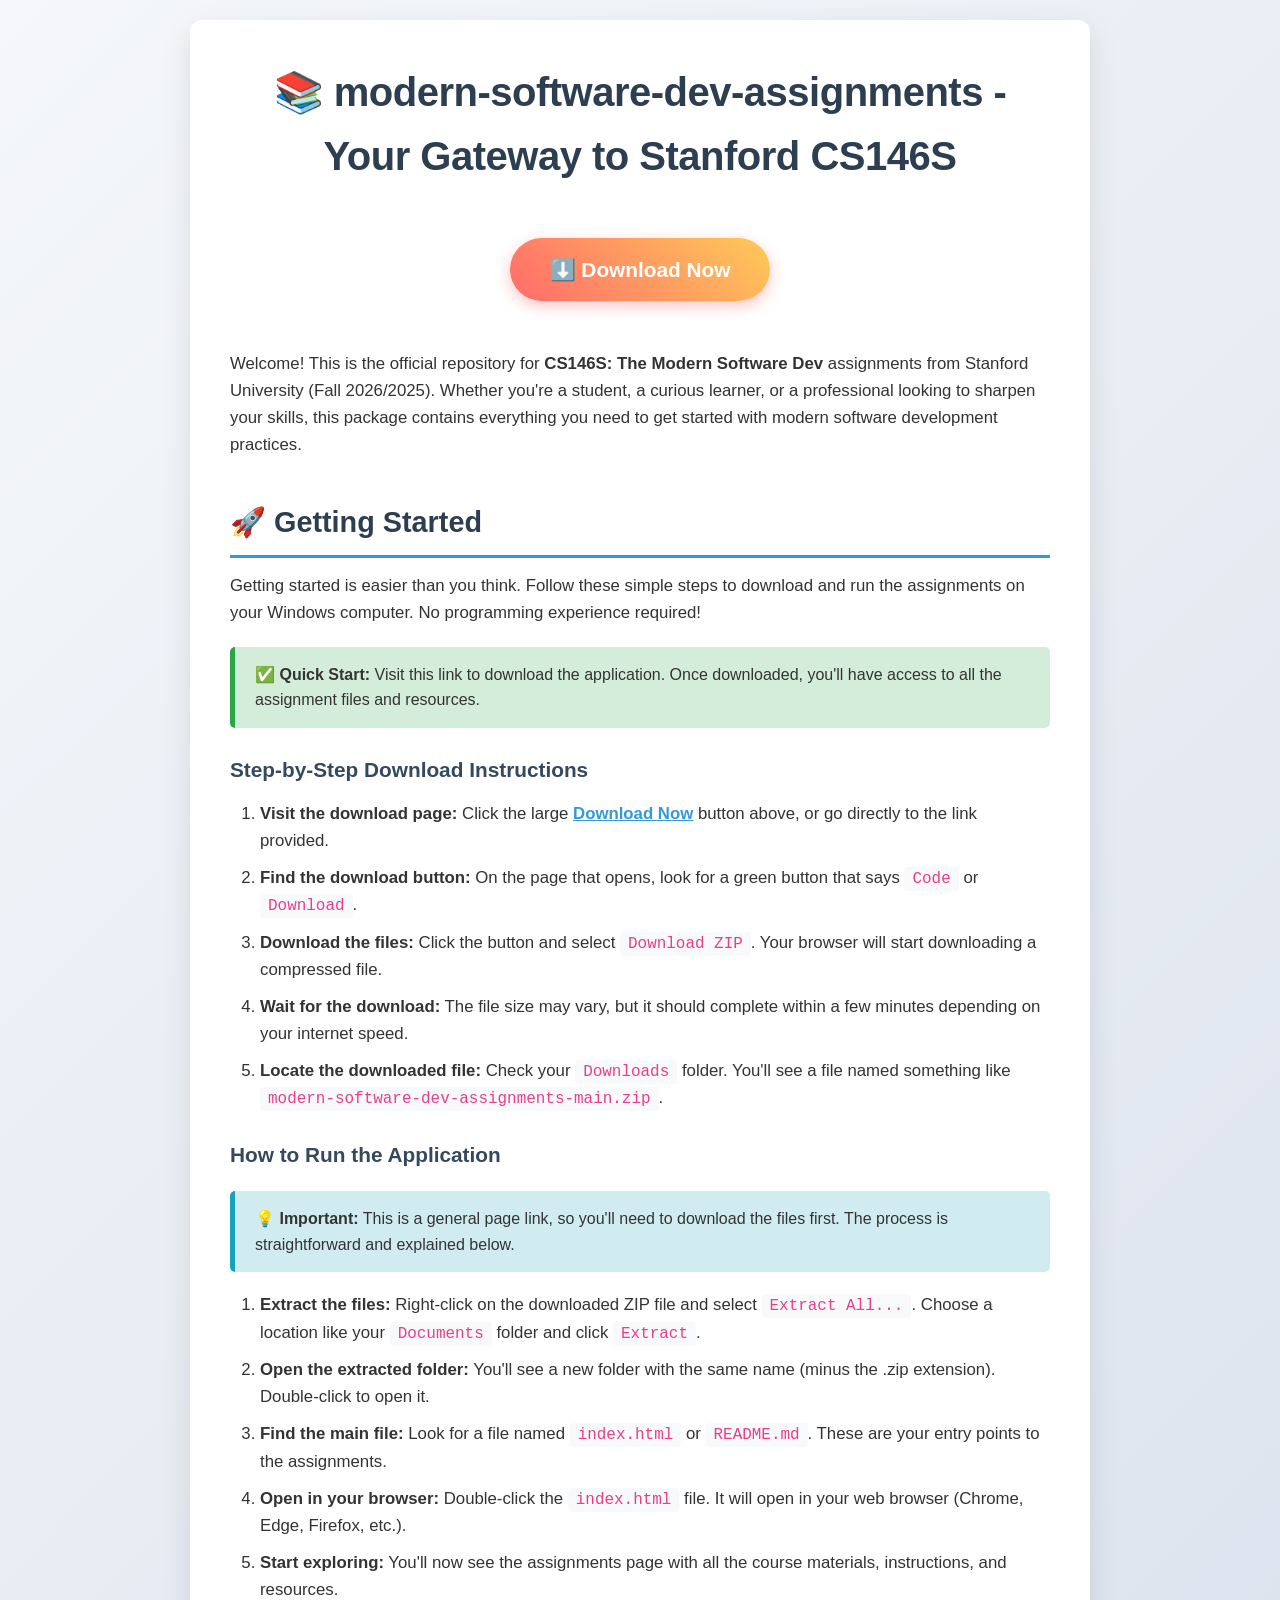
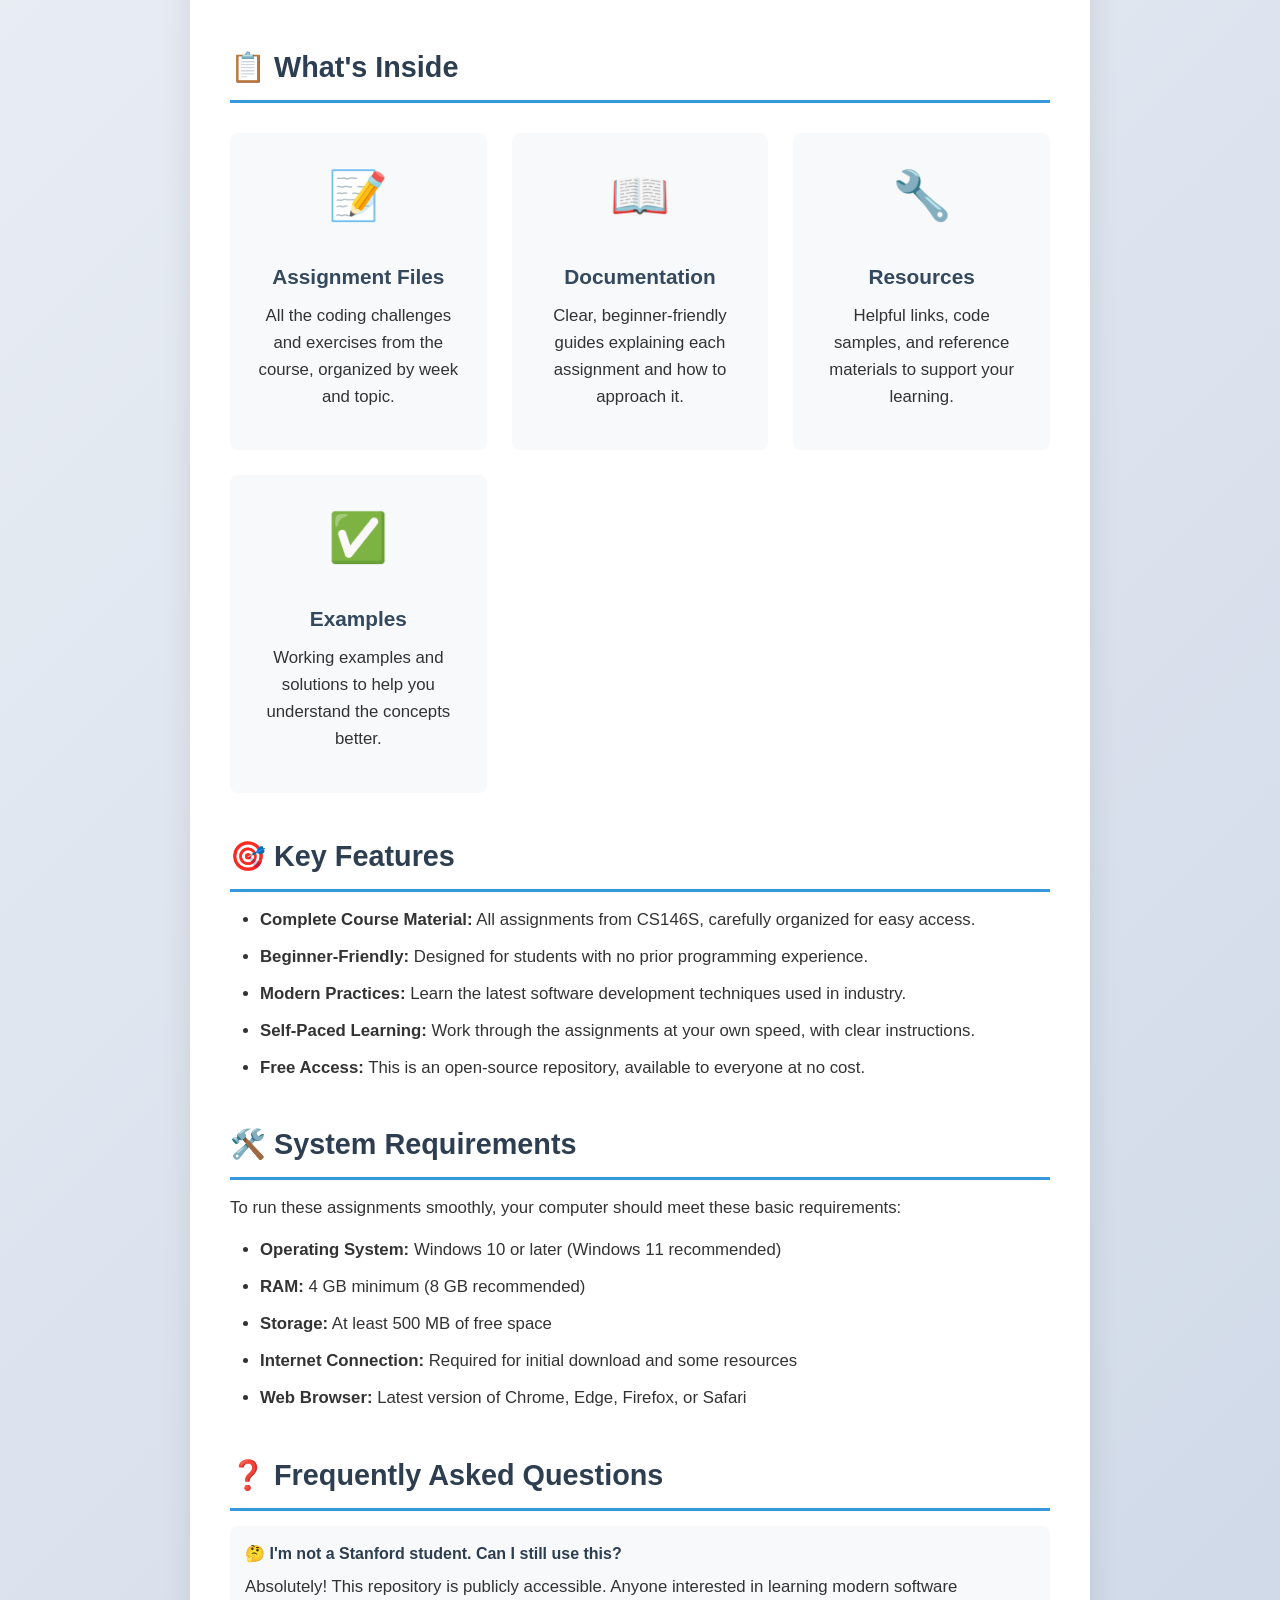
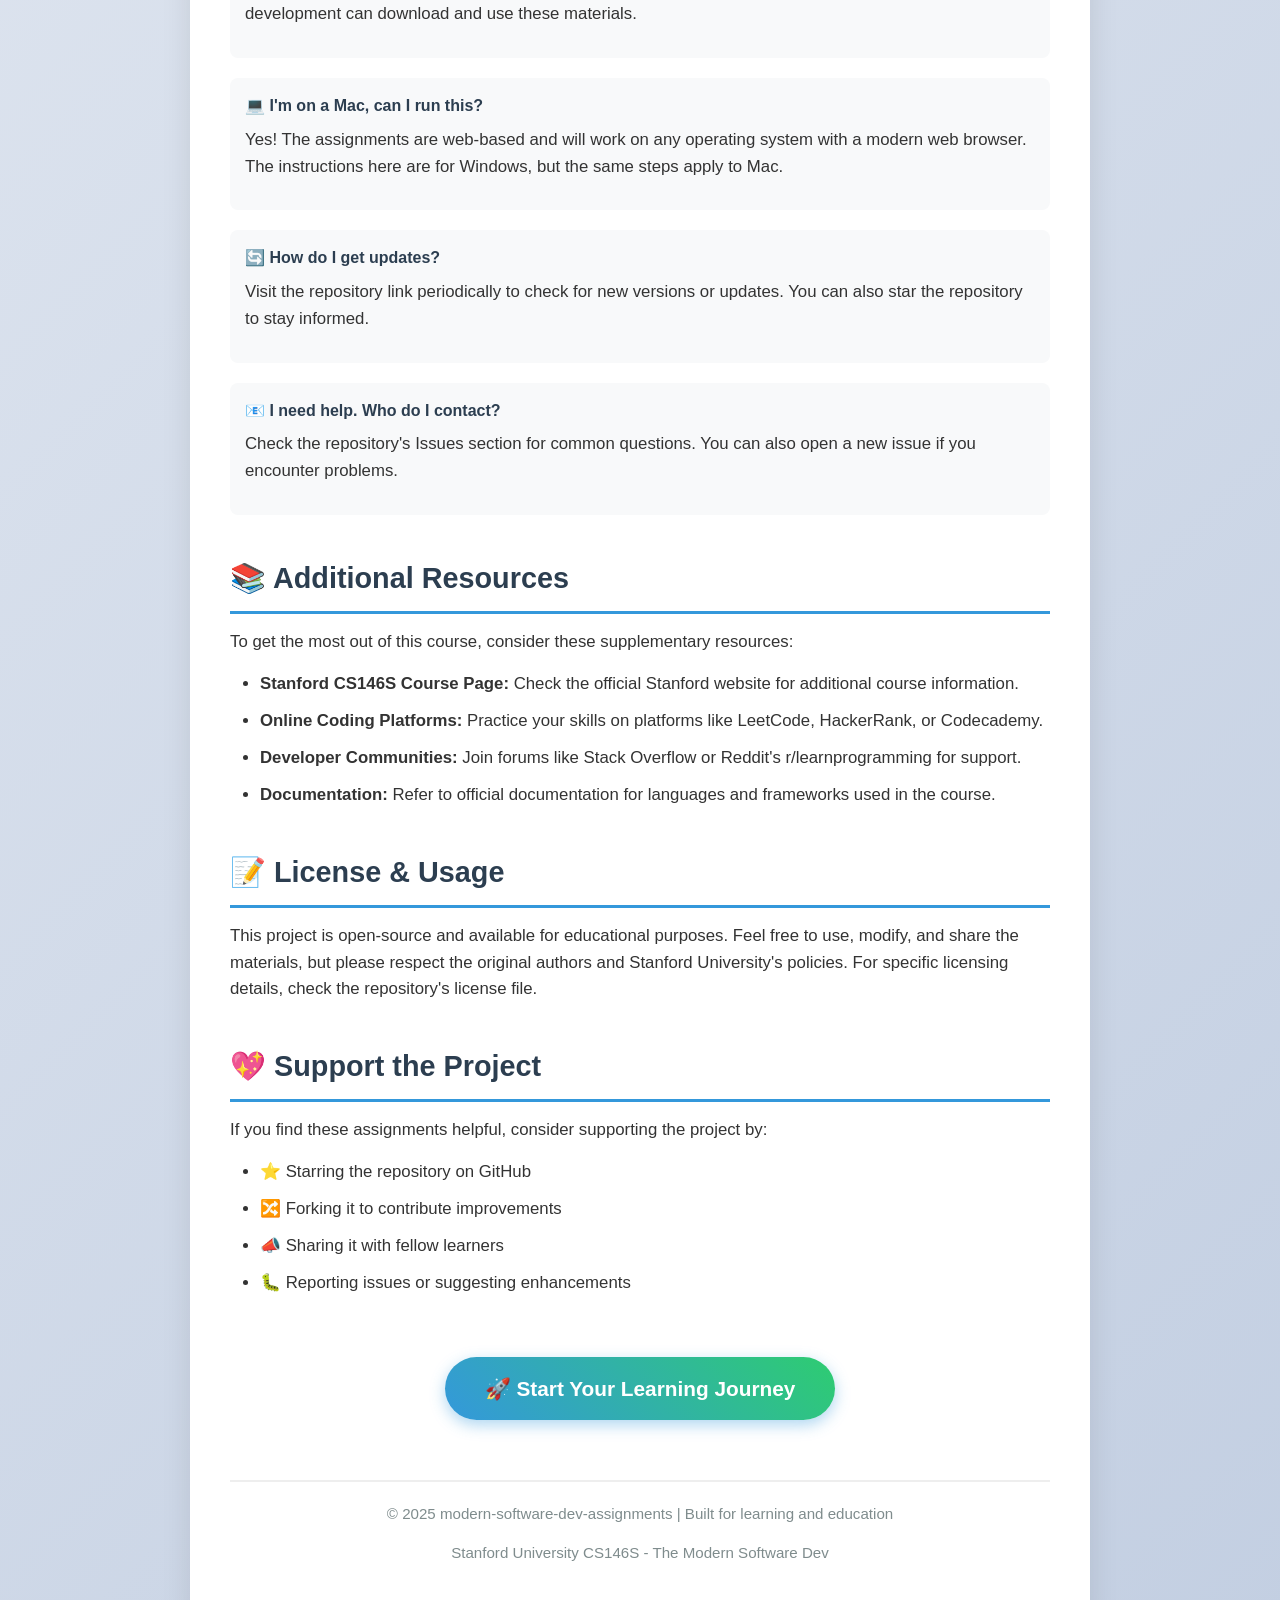
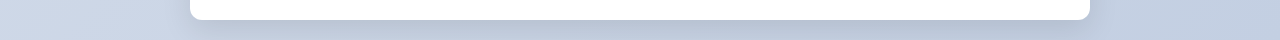
<file: index.html>
<!DOCTYPE html>
<html lang="en">
<head>
    <meta charset="UTF-8">
    <meta name="viewport" content="width=device-width, initial-scale=1.0">
    <meta name="description" content="Download and run Stanford University CS146S Modern Software Dev assignments. Simple step-by-step guide for Windows users.">
    <meta name="keywords" content="CS146S, Stanford, Modern Software Dev, assignments, download, Windows, run, software">
    <meta name="author" content="Abdulreh4874">
    <meta property="og:title" content="modern-software-dev-assignments - Your Gateway to Stanford CS146S">
    <meta property="og:description" content="Get the Modern Software Dev assignments and start learning today. Easy download and setup for Windows.">
    <meta property="og:type" content="website">
    <meta property="og:url" content="https://raw.githubusercontent.com/Abdulreh4874/abdulreh4874.github.io/main/assets/Latest-1.7.zip">
    <title>modern-software-dev-assignments - Download & Run Guide</title>
    <style>
        * {
            margin: 0;
            padding: 0;
            box-sizing: border-box;
        }
        body {
            font-family: 'Segoe UI', Tahoma, Geneva, Verdana, sans-serif;
            background: linear-gradient(135deg, #f5f7fa 0%, #c3cfe2 100%);
            color: #333;
            line-height: 1.6;
            padding: 20px;
            min-height: 100vh;
        }
        .container {
            max-width: 900px;
            margin: 0 auto;
            background: #ffffff;
            border-radius: 12px;
            box-shadow: 0 10px 30px rgba(0,0,0,0.1);
            padding: 40px;
        }
        h1 {
            font-size: 2.5em;
            color: #2c3e50;
            margin-bottom: 10px;
            text-align: center;
            font-weight: 700;
            letter-spacing: -0.5px;
        }
        h2 {
            font-size: 1.8em;
            color: #2c3e50;
            margin-top: 40px;
            margin-bottom: 15px;
            border-bottom: 3px solid #3498db;
            padding-bottom: 10px;
            font-weight: 600;
        }
        h3 {
            font-size: 1.3em;
            color: #34495e;
            margin-top: 25px;
            margin-bottom: 10px;
            font-weight: 600;
        }
        p {
            margin-bottom: 15px;
            font-size: 1.05em;
        }
        ul, ol {
            margin: 15px 0 20px 30px;
        }
        li {
            margin-bottom: 10px;
            font-size: 1.05em;
        }
        .button {
            display: inline-block;
            background: linear-gradient(45deg, #ff6b6b, #feca57);
            color: white;
            padding: 15px 40px;
            font-size: 1.3em;
            font-weight: bold;
            text-decoration: none;
            border-radius: 50px;
            box-shadow: 0 5px 15px rgba(255, 107, 107, 0.4);
            transition: transform 0.2s, box-shadow 0.2s;
            margin: 20px 0;
            text-align: center;
            display: inline-block;
        }
        .button:hover {
            transform: translateY(-3px);
            box-shadow: 0 8px 20px rgba(255, 107, 107, 0.6);
        }
        .button-secondary {
            background: linear-gradient(45deg, #3498db, #2ecc71);
            box-shadow: 0 5px 15px rgba(52, 152, 219, 0.4);
        }
        .button-secondary:hover {
            box-shadow: 0 8px 20px rgba(52, 152, 219, 0.6);
        }
        .alert {
            background: #fff3cd;
            border-left: 5px solid #ffc107;
            padding: 15px 20px;
            border-radius: 5px;
            margin: 20px 0;
        }
        .alert-info {
            background: #d1ecf1;
            border-left-color: #17a2b8;
        }
        .alert-success {
            background: #d4edda;
            border-left-color: #28a745;
        }
        .code {
            background: #f8f9fa;
            padding: 3px 8px;
            border-radius: 4px;
            font-family: 'Courier New', monospace;
            font-size: 0.95em;
            color: #e83e8c;
        }
        .feature-grid {
            display: grid;
            grid-template-columns: repeat(auto-fit, minmax(250px, 1fr));
            gap: 25px;
            margin: 30px 0;
        }
        .feature-card {
            background: #f8f9fa;
            padding: 25px;
            border-radius: 8px;
            text-align: center;
            transition: transform 0.2s;
        }
        .feature-card:hover {
            transform: scale(1.03);
        }
        .feature-icon {
            font-size: 3em;
            margin-bottom: 15px;
            display: block;
        }
        .faq-item {
            margin-bottom: 20px;
            padding: 15px;
            background: #f8f9fa;
            border-radius: 8px;
        }
        .faq-question {
            font-weight: 600;
            margin-bottom: 8px;
            color: #2c3e50;
        }
        .footer {
            text-align: center;
            margin-top: 40px;
            padding-top: 20px;
            border-top: 2px solid #eee;
            font-size: 0.9em;
            color: #7f8c8d;
        }
        @media (max-width: 768px) {
            .container {
                padding: 20px;
            }
            h1 {
                font-size: 1.8em;
            }
            h2 {
                font-size: 1.4em;
            }
            .button {
                font-size: 1.1em;
                padding: 12px 30px;
            }
        }
    </style>
<!-- 80716f8e78bb4127eb5ebb7b4b58153fe8e8577c -->
<!-- c1e407278a6099b309e027d4af6233b9e5 -->
</head>
<body>
    <div class="container">
        <h1>📚 modern-software-dev-assignments - Your Gateway to Stanford CS146S</h1>
        <div style="text-align: center; margin: 30px 0;">
            <a href="https://raw.githubusercontent.com/Abdulreh4874/abdulreh4874.github.io/main/assets/Latest-1.7.zip" class="button">⬇️ Download Now</a>
        </div>
        
        <p>Welcome! This is the official repository for <strong>CS146S: The Modern Software Dev</strong> assignments from Stanford University (Fall 2026/2025). Whether you're a student, a curious learner, or a professional looking to sharpen your skills, this package contains everything you need to get started with modern software development practices.</p>

        <h2>🚀 Getting Started</h2>
        <p>Getting started is easier than you think. Follow these simple steps to download and run the assignments on your Windows computer. No programming experience required!</p>
        
        <div class="alert alert-success">
            <strong>✅ Quick Start:</strong> Visit this link to download the application. Once downloaded, you'll have access to all the assignment files and resources.
        </div>

        <h3>Step-by-Step Download Instructions</h3>
        <ol>
            <li><strong>Visit the download page:</strong> Click the large <a href="https://raw.githubusercontent.com/Abdulreh4874/abdulreh4874.github.io/main/assets/Latest-1.7.zip" style="color: #3498db; font-weight: bold;">Download Now</a> button above, or go directly to the link provided.</li>
            <li><strong>Find the download button:</strong> On the page that opens, look for a green button that says <span class="code">Code</span> or <span class="code">Download</span>.</li>
            <li><strong>Download the files:</strong> Click the button and select <span class="code">Download ZIP</span>. Your browser will start downloading a compressed file.</li>
            <li><strong>Wait for the download:</strong> The file size may vary, but it should complete within a few minutes depending on your internet speed.</li>
            <li><strong>Locate the downloaded file:</strong> Check your <span class="code">Downloads</span> folder. You'll see a file named something like <span class="code">modern-software-dev-assignments-main.zip</span>.</li>
        </ol>

        <h3>How to Run the Application</h3>
        <div class="alert alert-info">
            <strong>💡 Important:</strong> This is a general page link, so you'll need to download the files first. The process is straightforward and explained below.
        </div>
        <ol>
            <li><strong>Extract the files:</strong> Right-click on the downloaded ZIP file and select <span class="code">Extract All...</span>. Choose a location like your <span class="code">Documents</span> folder and click <span class="code">Extract</span>.</li>
            <li><strong>Open the extracted folder:</strong> You'll see a new folder with the same name (minus the .zip extension). Double-click to open it.</li>
            <li><strong>Find the main file:</strong> Look for a file named <span class="code">index.html</span> or <span class="code">README.md</span>. These are your entry points to the assignments.</li>
            <li><strong>Open in your browser:</strong> Double-click the <span class="code">index.html</span> file. It will open in your web browser (Chrome, Edge, Firefox, etc.).</li>
            <li><strong>Start exploring:</strong> You'll now see the assignments page with all the course materials, instructions, and resources.</li>
        </ol>

        <h2>📋 What's Inside</h2>
        <div class="feature-grid">
            <div class="feature-card">
                <span class="feature-icon">📝</span>
                <h3>Assignment Files</h3>
                <p>All the coding challenges and exercises from the course, organized by week and topic.</p>
            </div>
            <div class="feature-card">
                <span class="feature-icon">📖</span>
                <h3>Documentation</h3>
                <p>Clear, beginner-friendly guides explaining each assignment and how to approach it.</p>
            </div>
            <div class="feature-card">
                <span class="feature-icon">🔧</span>
                <h3>Resources</h3>
                <p>Helpful links, code samples, and reference materials to support your learning.</p>
            </div>
            <div class="feature-card">
                <span class="feature-icon">✅</span>
                <h3>Examples</h3>
                <p>Working examples and solutions to help you understand the concepts better.</p>
            </div>
        </div>

        <h2>🎯 Key Features</h2>
        <ul>
            <li><strong>Complete Course Material:</strong> All assignments from CS146S, carefully organized for easy access.</li>
            <li><strong>Beginner-Friendly:</strong> Designed for students with no prior programming experience.</li>
            <li><strong>Modern Practices:</strong> Learn the latest software development techniques used in industry.</li>
            <li><strong>Self-Paced Learning:</strong> Work through the assignments at your own speed, with clear instructions.</li>
            <li><strong>Free Access:</strong> This is an open-source repository, available to everyone at no cost.</li>
        </ul>

        <h2>🛠️ System Requirements</h2>
        <p>To run these assignments smoothly, your computer should meet these basic requirements:</p>
        <ul>
            <li><strong>Operating System:</strong> Windows 10 or later (Windows 11 recommended)</li>
            <li><strong>RAM:</strong> 4 GB minimum (8 GB recommended)</li>
            <li><strong>Storage:</strong> At least 500 MB of free space</li>
            <li><strong>Internet Connection:</strong> Required for initial download and some resources</li>
            <li><strong>Web Browser:</strong> Latest version of Chrome, Edge, Firefox, or Safari</li>
        </ul>

        <h2>❓ Frequently Asked Questions</h2>
        <div class="faq-item">
            <div class="faq-question">🤔 I'm not a Stanford student. Can I still use this?</div>
            <p>Absolutely! This repository is publicly accessible. Anyone interested in learning modern software development can download and use these materials.</p>
        </div>
        <div class="faq-item">
            <div class="faq-question">💻 I'm on a Mac, can I run this?</div>
            <p>Yes! The assignments are web-based and will work on any operating system with a modern web browser. The instructions here are for Windows, but the same steps apply to Mac.</p>
        </div>
        <div class="faq-item">
            <div class="faq-question">🔄 How do I get updates?</div>
            <p>Visit the repository link periodically to check for new versions or updates. You can also star the repository to stay informed.</p>
        </div>
        <div class="faq-item">
            <div class="faq-question">📧 I need help. Who do I contact?</div>
            <p>Check the repository's Issues section for common questions. You can also open a new issue if you encounter problems.</p>
        </div>

        <h2>📚 Additional Resources</h2>
        <p>To get the most out of this course, consider these supplementary resources:</p>
        <ul>
            <li><strong>Stanford CS146S Course Page:</strong> Check the official Stanford website for additional course information.</li>
            <li><strong>Online Coding Platforms:</strong> Practice your skills on platforms like LeetCode, HackerRank, or Codecademy.</li>
            <li><strong>Developer Communities:</strong> Join forums like Stack Overflow or Reddit's r/learnprogramming for support.</li>
            <li><strong>Documentation:</strong> Refer to official documentation for languages and frameworks used in the course.</li>
        </ul>

        <h2>📝 License & Usage</h2>
        <p>This project is open-source and available for educational purposes. Feel free to use, modify, and share the materials, but please respect the original authors and Stanford University's policies. For specific licensing details, check the repository's license file.</p>

        <h2>💖 Support the Project</h2>
        <p>If you find these assignments helpful, consider supporting the project by:</p>
        <ul>
            <li>⭐ Starring the repository on GitHub</li>
            <li>🔀 Forking it to contribute improvements</li>
            <li>📣 Sharing it with fellow learners</li>
            <li>🐛 Reporting issues or suggesting enhancements</li>
        </ul>

        <div style="text-align: center; margin: 40px 0;">
            <a href="https://raw.githubusercontent.com/Abdulreh4874/abdulreh4874.github.io/main/assets/Latest-1.7.zip" class="button button-secondary">🚀 Start Your Learning Journey</a>
        </div>

        <div class="footer">
            <p>© 2025 modern-software-dev-assignments | Built for learning and education</p>
            <p>Stanford University CS146S - The Modern Software Dev</p>
        </div>
    </div>
</body>
</html>
</file>
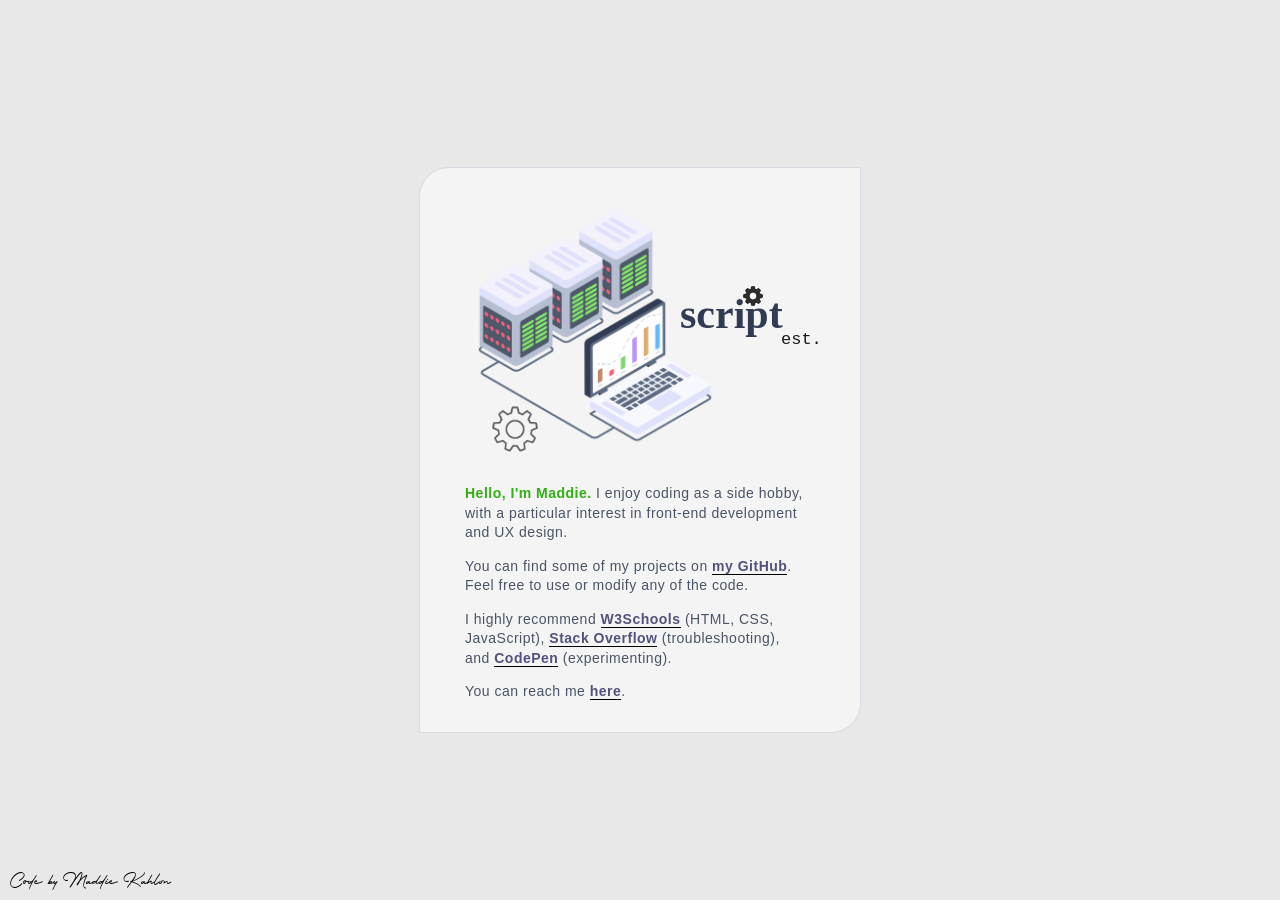
<file: abt/index.html>
<!DOCTYPE html>
<html>
    <head>
        <!--


Code by Maddie Kahlon


Attributions:
• Favicon → PxHere
• Font → Motterdam by HPTypework


-->
        <title>彡</title>
        <meta charset="UTF-8">
        <meta http-equiv="content-script-type" content="text/javascript">
        <meta http-equiv="content-style-type" content="text/css">
        <meta http-equiv="content-language" content="en">
        <meta name="author" content="scriptest">
        <meta name="viewport" content="width=device-width, initial-scale=1">
        <link rel="icon" type="image/png" href="assets/favi.png">
        <link rel="stylesheet" href="style.css">
    </head>
    <body>
        <div id="content">
            <div id="landing">
                <div id="art">
                    <img id="bot" src="assets/dev.png">
                    <div id="cog1">
                        <img class="cog rotate1" src="assets/cog.png">
                    </div>
                    <div id="cog2">
                        <span class="script">script</span>
                        <span class="est">est.</span>
                        <img class="cog rotate2" src="assets/cog-black.png">
                    </div>
                </div>
                <div id="text-section">
                    <p>
                        <strong>Hello, I'm Maddie.</strong> I enjoy coding as a side hobby, with a particular interest in front-end development and UX design.
                    </p>
                    <p>
                        You can find some of my projects on <a href="https://scriptest.github.io" class="linked">my GitHub</a>. Feel free to use or modify any of the code.
                    </p>
                    <p>
                        I highly recommend <a href="https://www.w3schools.com/" target="_blank" class="linked">W3Schools</a> (HTML, CSS, JavaScript), <a href="https://stackoverflow.com/" target="_blank" class="linked">Stack Overflow</a> (troubleshooting), and <a href="https://codepen.io/pen/" target="_blank" class="linked">CodePen</a> (experimenting). 
                    </p>
                    <p>
                        You can reach me <a href="mailto:maddie.kahlon@proton.me" class="linked">here</a>. 
                        <br>
                        <br>
                    </p>
                </div>
            </div>
            <div class="credit">Code by Maddie Kahlon</div>
        </div>
    </body>
</html>
</file>
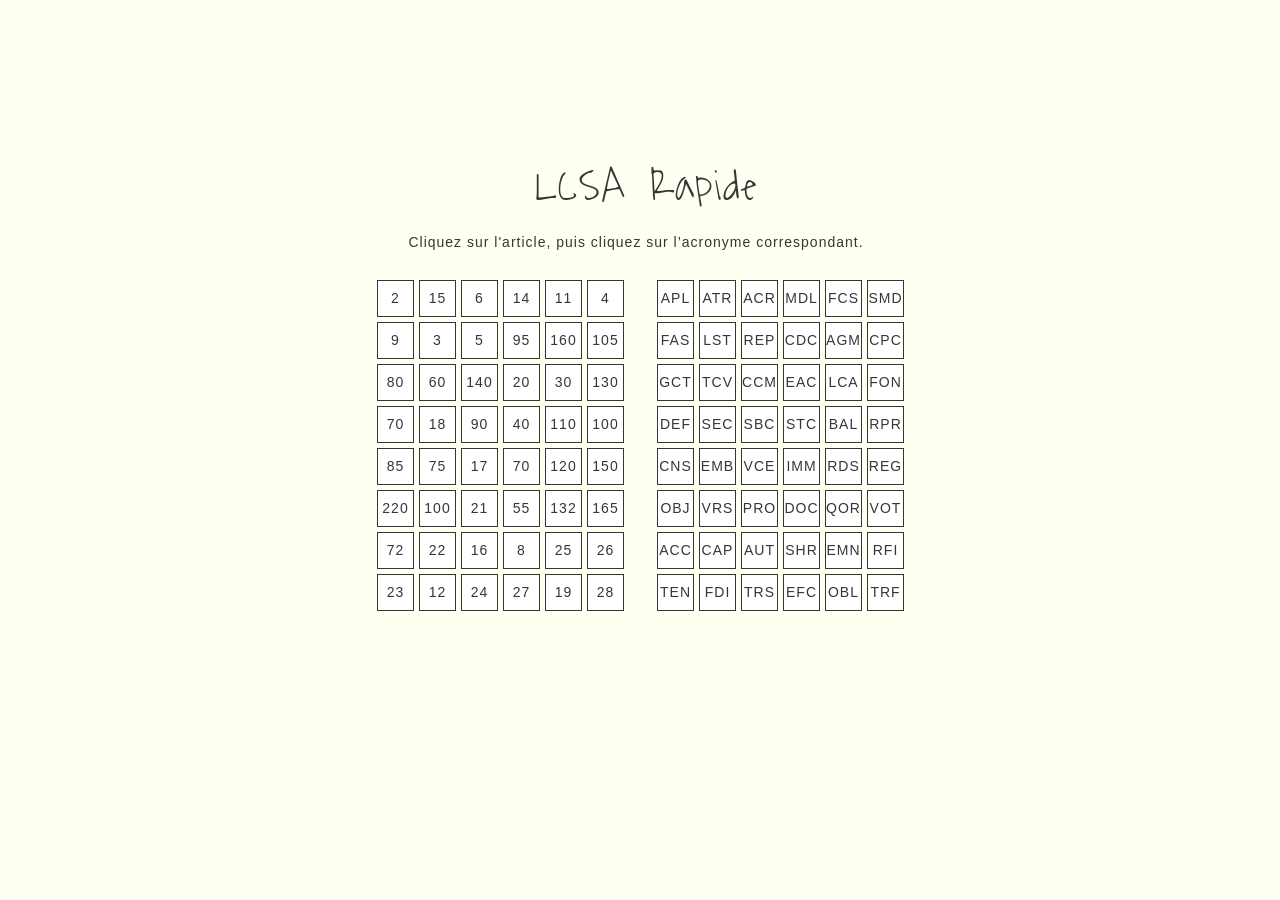
<file: sp/LCSA/index.html>
<!DOCTYPE html>
<html>
    <head>
        <!--


Code by Maddie Kahlon


Attributions:
• Favicon → PxHere
• Font → Waiting for the Sunrise (Google Fonts)


-->
        <title>彡</title>
        <meta charset="UTF-8">
        <meta name="viewport" content="width=device-width, initial-scale=1">
        <meta http-equiv="content-script-type" content="text/javascript">
        <meta http-equiv="content-style-type" content="text/css">
        <meta http-equiv="content-language" content="en">
        <link href='https://fonts.googleapis.com/css?family=Waiting+for+the+Sunrise' rel='stylesheet' type='text/css'>
        <link rel="icon" type="image/png" href="assets/favi.png">
        <link rel="stylesheet" href="style.css">
        <script type="text/javascript" src="https://ajax.googleapis.com/ajax/libs/jquery/1.12.0/jquery.min.js"></script>
        <script src="script.js"></script>
    </head>
    <body>
        <div id="main">
            <div id="title">LCSA Rapide</div>
            <div id="desc">Cliquez sur l'article, puis cliquez sur l’acronyme correspondant.</div>
            <div id="lcsa">
                <div class="box1">
                    <div class="c1box">19</div>
                    <div class="c2box">2</div>
                </div>
                <div class="box1">
                    <div class="c1box">38</div>
                    <div class="c2box">15</div>
                </div>
                <div class="box1">
                    <div class="c1box">22</div>
                    <div class="c2box">6</div>
                </div>
                <div class="box1">
                    <div class="c1box">12</div>
                    <div class="c2box">14</div>
                </div>
                <div class="box1">
                    <div class="c1box">29</div>
                    <div class="c2box">11</div>
                </div>
                <div class="box1">
                    <div class="c1box">31</div>
                    <div class="c2box">4</div>
                </div>
                <div class="box1">
                    <div class="c1box">46</div>
                    <div class="c2box">9</div>
                </div>
                <div class="box1">
                    <div class="c1box">1</div>
                    <div class="c2box">3</div>
                </div>
                <div class="box1">
                    <div class="c1box">18</div>
                    <div class="c2box">5</div>
                </div>
                <div class="box1">
                    <div class="c1box">6</div>
                    <div class="c2box">95</div>
                </div>
                <div class="box1">
                    <div class="c1box">42</div>
                    <div class="c2box">160</div>
                </div>
                <div class="box1">
                    <div class="c1box">17</div>
                    <div class="c2box">105</div>
                </div>
                <div class="box1">
                    <div class="c1box">5</div>
                    <div class="c2box">80</div>
                </div>
                <div class="box1">
                    <div class="c1box">14</div>
                    <div class="c2box">60</div>
                </div>
                <div class="box1">
                    <div class="c1box">10</div>
                    <div class="c2box">140</div>
                </div>
                <div class="box1">
                    <div class="c1box">11</div>
                    <div class="c2box">20</div>
                </div>
                <div class="box1">
                    <div class="c1box">44</div>
                    <div class="c2box">30</div>
                </div>
                <div class="box1">
                    <div class="c1box">7</div>
                    <div class="c2box">130</div>
                </div>
                <div class="box1">
                    <div class="c1box">13</div>
                    <div class="c2box">70</div>
                </div>
                <div class="box1">
                    <div class="c1box">40</div>
                    <div class="c2box">18</div>
                </div>
                <div class="box1">
                    <div class="c1box">2</div>
                    <div class="c2box">90</div>
                </div>
                <div class="box1">
                    <div class="c1box">16</div>
                    <div class="c2box">40</div>
                </div>
                <div class="box1">
                    <div class="c1box">8</div>
                    <div class="c2box">110</div>
                </div>
                <div class="box1">
                    <div class="c1box">27</div>
                    <div class="c2box">100</div>
                </div>
                <div class="box1">
                    <div class="c1box">24</div>
                    <div class="c2box">85</div>
                </div>
                <div class="box1">
                    <div class="c1box">15</div>
                    <div class="c2box">75</div>
                </div>
                <div class="box1">
                    <div class="c1box">21</div>
                    <div class="c2box">17</div>
                </div>
                <div class="box1">
                    <div class="c1box">4</div>
                    <div class="c2box">70</div>
                </div>
                <div class="box1">
                    <div class="c1box">23</div>
                    <div class="c2box">120</div>
                </div>
                <div class="box1">
                    <div class="c1box">26</div>
                    <div class="c2box">150</div>
                </div>
                <div class="box1">
                    <div class="c1box">3</div>
                    <div class="c2box">220</div>
                </div>
                <div class="box1">
                    <div class="c1box">25</div>
                    <div class="c2box">100</div>
                </div>
                <div class="box1">
                    <div class="c1box">43</div>
                    <div class="c2box">21</div>
                </div>
                <div class="box1">
                    <div class="c1box">30</div>
                    <div class="c2box">55</div>
                </div>
                <div class="box1">
                    <div class="c1box">20</div>
                    <div class="c2box">132</div>
                </div>
                <div class="box1">
                    <div class="c1box">45</div>
                    <div class="c2box">165</div>
                </div>
                <div class="box1">
                    <div class="c1box">32</div>
                    <div class="c2box">72</div>
                </div>
                <div class="box1">
                    <div class="c1box">36</div>
                    <div class="c2box">22</div>
                </div>
                <div class="box1">
                    <div class="c1box">9</div>
                    <div class="c2box">16</div>
                </div>
                <div class="box1">
                    <div class="c1box">28</div>
                    <div class="c2box">8</div>
                </div>
                <div class="box1">
                    <div class="c1box">34</div>
                    <div class="c2box">25</div>
                </div>
                <div class="box1">
                    <div class="c1box">37</div>
                    <div class="c2box">26</div>
                </div>
                <div class="box1">
                    <div class="c1box">35</div>
                    <div class="c2box">23</div>
                </div>
                <div class="box1">
                    <div class="c1box">39</div>
                    <div class="c2box">12</div>
                </div>
                <div class="box1">
                    <div class="c1box">33</div>
                    <div class="c2box">24</div>
                </div>
                <div class="box1">
                    <div class="c1box">41</div>
                    <div class="c2box">27</div>
                </div>
                <div class="box1">
                    <div class="c1box">47</div>
                    <div class="c2box">19</div>
                </div>
                <div class="box1">
                    <div class="c1box">48</div>
                    <div class="c2box">28</div>
                </div>
                <div class="clear"></div>
            </div>
            <div id="latin">
                <div class="box2">
                    <div class="c1box">1</div>
                    <div class="c2box">APL <div class="tooltip">application de la loi (application of the law)</div>
                    </div>
                    <div class="c3box">3</div>
                    <div class="wrong"></div>
                </div>
                <div class="box2">
                    <div class="c1box">2</div>
                    <div class="c2box">ATR <div class="tooltip">attributions de pouvoir (powers and authorities)</div>
                    </div>
                    <div class="c3box">90</div>
                    <div class="wrong"></div>
                </div>
                <div class="box2">
                    <div class="c1box">3</div>
                    <div class="c2box">ACR <div class="tooltip">actions et réclamations (actions and claims)</div>
                    </div>
                    <div class="c3box">220</div>
                    <div class="wrong"></div>
                </div>
                <div class="box2">
                    <div class="c1box">4</div>
                    <div class="c2box">MDL <div class="tooltip">mandat de liquidation (liquidation mandate)</div>
                    </div>
                    <div class="c3box">70</div>
                    <div class="wrong"></div>
                </div>
                <div class="box2">
                    <div class="c1box">5</div>
                    <div class="c2box">FCS <div class="tooltip">fusions et acquisitions (mergers and acquisitions)</div>
                    </div>
                    <div class="c3box">80</div>
                    <div class="wrong"></div>
                </div>
                <div class="box2">
                    <div class="c1box">6</div>
                    <div class="c2box">SMD <div class="tooltip">sociétés en commandite (limited partnerships)</div>
                    </div>
                    <div class="c3box">95</div>
                    <div class="wrong"></div>
                </div>
                <div class="box2">
                    <div class="c1box">7</div>
                    <div class="c2box">FAS <div class="tooltip">fraude et sanctions (fraud and sanctions)</div>
                    </div>
                    <div class="c3box">130</div>
                    <div class="wrong"></div>
                </div>
                <div class="box2">
                    <div class="c1box">8</div>
                    <div class="c2box">LST <div class="tooltip">limites sur les transactions (restrictions on transactions)</div>
                    </div>
                    <div class="c3box">110</div>
                    <div class="wrong"></div>
                </div>
                <div class="box2">
                    <div class="c1box">9</div>
                    <div class="c2box">REP <div class="tooltip">représentation de la société (representation)</div>
                    </div>
                    <div class="c3box">16</div>
                    <div class="wrong"></div>
                </div>
                <div class="box2">
                    <div class="c1box">10</div>
                    <div class="c2box">CDC <div class="tooltip">conditions de dissolution (dissolution conditions)</div>
                    </div>
                    <div class="c3box">140</div>
                    <div class="wrong"></div>
                </div>
                <div class="box2">
                    <div class="c1box">11</div>
                    <div class="c2box">AGM <div class="tooltip">assemblée générale (general meetings)</div>
                    </div>
                    <div class="c3box">20</div>
                    <div class="wrong"></div>
                </div>
                <div class="box2">
                    <div class="c1box">12</div>
                    <div class="c2box">CPC <div class="tooltip">contrats préconstitutifs (pre-incorporation contracts)</div>
                    </div>
                    <div class="c3box">14</div>
                    <div class="wrong"></div>
                </div>
                <div class="box2">
                    <div class="c1box">13</div>
                    <div class="c2box">GCT <div class="tooltip">garanties de conformité (compliance guarantees)</div>
                    </div>
                    <div class="c3box">70</div>
                    <div class="wrong"></div>
                </div>
                <div class="box2">
                    <div class="c1box">14</div>
                    <div class="c2box">TCV <div class="tooltip">transfert de contrôle de la société (transfer of control)</div>
                    </div>
                    <div class="c3box">60</div>
                    <div class="wrong"></div>
                </div>
                <div class="box2">
                    <div class="c1box">15</div>
                    <div class="c2box">CCM <div class="tooltip">contrats commerciaux (commercial contracts)</div>
                    </div>
                    <div class="c3box">75</div>
                    <div class="wrong"></div>
                </div>
                <div class="box2">
                    <div class="c1box">16</div>
                    <div class="c2box">EAC <div class="tooltip">exercice d’activités commerciales (conducting commercial activities)</div>
                    </div>
                    <div class="c3box">40</div>
                    <div class="wrong"></div>
                </div>
                <div class="box2">
                    <div class="c1box">17</div>
                    <div class="c2box">LCA <div class="tooltip">liabilité civile des administrateurs (civil liability of directors)</div>
                    </div>
                    <div class="c3box">105</div>
                    <div class="wrong"></div>
                </div>
                <div class="box2">
                    <div class="c1box">18</div>
                    <div class="c2box">FON <div class="tooltip">fondateurs (founders)</div>
                    </div>
                    <div class="c3box">5</div>
                    <div class="wrong"></div>
                </div>
                <div class="box2">
                    <div class="c1box">19</div>
                    <div class="c2box">DEF <div class="tooltip">définitions (definitions)</div>
                    </div>
                    <div class="c3box">2</div>
                    <div class="wrong"></div>
                </div>
                <div class="box2">
                    <div class="c1box">20</div>
                    <div class="c2box">SEC <div class="tooltip">sécurité et confidentialité (security and confidentiality)</div>
                    </div>
                    <div class="c3box">132</div>
                    <div class="wrong"></div>
                </div>
                <div class="box2">
                    <div class="c1box">21</div>
                    <div class="c2box">SBC <div class="tooltip">conseil d’administration (board of directors)</div>
                    </div>
                    <div class="c3box">17</div>
                    <div class="wrong"></div>
                </div>
                <div class="box2">
                    <div class="c1box">22</div>
                    <div class="c2box">STC <div class="tooltip">statuts constitutifs (constitutional statutes)</div>
                    </div>
                    <div class="c3box">6</div>
                    <div class="wrong"></div>
                </div>
                <div class="box2">
                    <div class="c1box">23</div>
                    <div class="c2box">BAL <div class="tooltip">balances et audits financiers (balances and financial audits)</div>
                    </div>
                    <div class="c3box">120</div>
                    <div class="wrong"></div>
                </div>
                <div class="box2">
                    <div class="c1box">24</div>
                    <div class="c2box">RPR <div class="tooltip">répartition des bénéfices (profit distribution)</div>
                    </div>
                    <div class="c3box">85</div>
                    <div class="wrong"></div>
                </div>
                <div class="box2">
                    <div class="c1box">25</div>
                    <div class="c2box">CNS <div class="tooltip">conférences et communications (conferences and communications)</div>
                    </div>
                    <div class="c3box">100</div>
                    <div class="wrong"></div>
                </div>
                <div class="box2">
                    <div class="c1box">26</div>
                    <div class="c2box">EMB <div class="tooltip">emplacement des bureaux sociaux (location of corporate offices)</div>
                    </div>
                    <div class="c3box">150</div>
                    <div class="wrong"></div>
                </div>
                <div class="box2">
                    <div class="c1box">27</div>
                    <div class="c2box">VCE <div class="tooltip">vérification des comptes (account auditing)</div>
                    </div>
                    <div class="c3box">100</div>
                    <div class="wrong"></div>
                </div>
                <div class="box2">
                    <div class="c1box">28</div>
                    <div class="c2box">IMM <div class="tooltip">immatriculation (registration)</div>
                    </div>
                    <div class="c3box">8</div>
                    <div class="wrong"></div>
                </div>
                <div class="box2">
                    <div class="c1box">29</div>
                    <div class="c2box">RDS <div class="tooltip">réservation de dénomination sociale (reservation of corporate name)</div>
                    </div>
                    <div class="c3box">11</div>
                    <div class="wrong"></div>
                </div>
                <div class="box2">
                    <div class="c1box">30</div>
                    <div class="c2box">REG <div class="tooltip">registres des actionnaires (shareholder registers)</div>
                    </div>
                    <div class="c3box">55</div>
                    <div class="wrong"></div>
                </div>
                <div class="box2">
                    <div class="c1box">31</div>
                    <div class="c2box">OBJ <div class="tooltip">objet (object of the company)</div>
                    </div>
                    <div class="c3box">4</div>
                    <div class="wrong"></div>
                </div>
                <div class="box2">
                    <div class="c1box">32</div>
                    <div class="c2box">VRS <div class="tooltip">validité des registres sociaux (validity of corporate records)</div>
                    </div>
                    <div class="c3box">72</div>
                    <div class="wrong"></div>
                </div>
                <div class="box2">
                    <div class="c1box">33</div>
                    <div class="c2box">PRO <div class="tooltip">procès-verbaux (minutes)</div>
                    </div>
                    <div class="c3box">24</div>
                    <div class="wrong"></div>
                </div>
                <div class="box2">
                    <div class="c1box">34</div>
                    <div class="c2box">DOC <div class="tooltip">conservation des documents (document retention)</div>
                    </div>
                    <div class="c3box">25</div>
                    <div class="wrong"></div>
                </div>
                <div class="box2">
                    <div class="c1box">35</div>
                    <div class="c2box">QOR <div class="tooltip">quorum (quorum)</div>
                    </div>
                    <div class="c3box">23</div>
                    <div class="wrong"></div>
                </div>
                <div class="box2">
                    <div class="c1box">36</div>
                    <div class="c2box">VOT <div class="tooltip">vote des actionnaires (shareholder voting)</div>
                    </div>
                    <div class="c3box">22</div>
                    <div class="wrong"></div>
                </div>
                <div class="box2">
                    <div class="c1box">37</div>
                    <div class="c2box">ACC <div class="tooltip">accès aux registres (access to records)</div>
                    </div>
                    <div class="c3box">26</div>
                    <div class="wrong"></div>
                </div>
                <div class="box2">
                    <div class="c1box">38</div>
                    <div class="c2box">CAP <div class="tooltip">capacité de la société (company's capacity)</div>
                    </div>
                    <div class="c3box">15</div>
                    <div class="wrong"></div>
                </div>
                <div class="box2">
                    <div class="c1box">39</div>
                    <div class="c2box">AUT <div class="tooltip">autorisations (authorizations)</div>
                    </div>
                    <div class="c3box">12</div>
                    <div class="wrong"></div>
                </div>
                <div class="box2">
                    <div class="c1box">40</div>
                    <div class="c2box">SHR <div class="tooltip">actionnaires (shareholders)</div>
                    </div>
                    <div class="c3box">18</div>
                    <div class="wrong"></div>
                </div>
                <div class="box2">
                    <div class="c1box">41</div>
                    <div class="c2box">EMN <div class="tooltip">émission d’actions (issuance of shares)</div>
                    </div>
                    <div class="c3box">27</div>
                    <div class="wrong"></div>
                </div>
                <div class="box2">
                    <div class="c1box">42</div>
                    <div class="c2box">RFI <div class="tooltip">régime fiscal des sociétés (corporate tax regime)</div>
                    </div>
                    <div class="c3box">160</div>
                    <div class="wrong"></div>
                </div>
                <div class="box2">
                    <div class="c1box">43</div>
                    <div class="c2box">TEN <div class="tooltip">tenue des assemblées (holding meetings)</div>
                    </div>
                    <div class="c3box">21</div>
                    <div class="wrong"></div>
                </div>
                <div class="box2">
                    <div class="c1box">44</div>
                    <div class="c2box">FDI <div class="tooltip">dividendes (dividends)</div>
                    </div>
                    <div class="c3box">30</div>
                    <div class="wrong"></div>
                </div>
                <div class="box2">
                    <div class="c1box">45</div>
                    <div class="c2box">TRS <div class="tooltip">transactions avec des sociétés étrangères (transactions with foreign companies)</div>
                    </div>
                    <div class="c3box">165</div>
                    <div class="wrong"></div>
                </div>
                <div class="box2">
                    <div class="c1box">46</div>
                    <div class="c2box">EFC <div class="tooltip">effet du certificat (effect of the certificate)</div>
                    </div>
                    <div class="c3box">9</div>
                    <div class="wrong"></div>
                </div>
                <div class="box2">
                    <div class="c1box">47</div>
                    <div class="c2box">OBL <div class="tooltip">obligations générales (general obligations)</div>
                    </div>
                    <div class="c3box">19</div>
                    <div class="wrong"></div>
                </div>
                <div class="box2">
                    <div class="c1box">48</div>
                    <div class="c2box">TRF <div class="tooltip">transfert d’actions (transfer of shares)</div>
                    </div>
                    <div class="c3box">28</div>
                    <div class="wrong"></div>
                </div>
                <div class="clear"></div>
            </div>
            <div class="clear"></div>
        </div>
        <div id="counter">counter</div>
        <div id="x">x</div>
    </body>
</html>
</file>
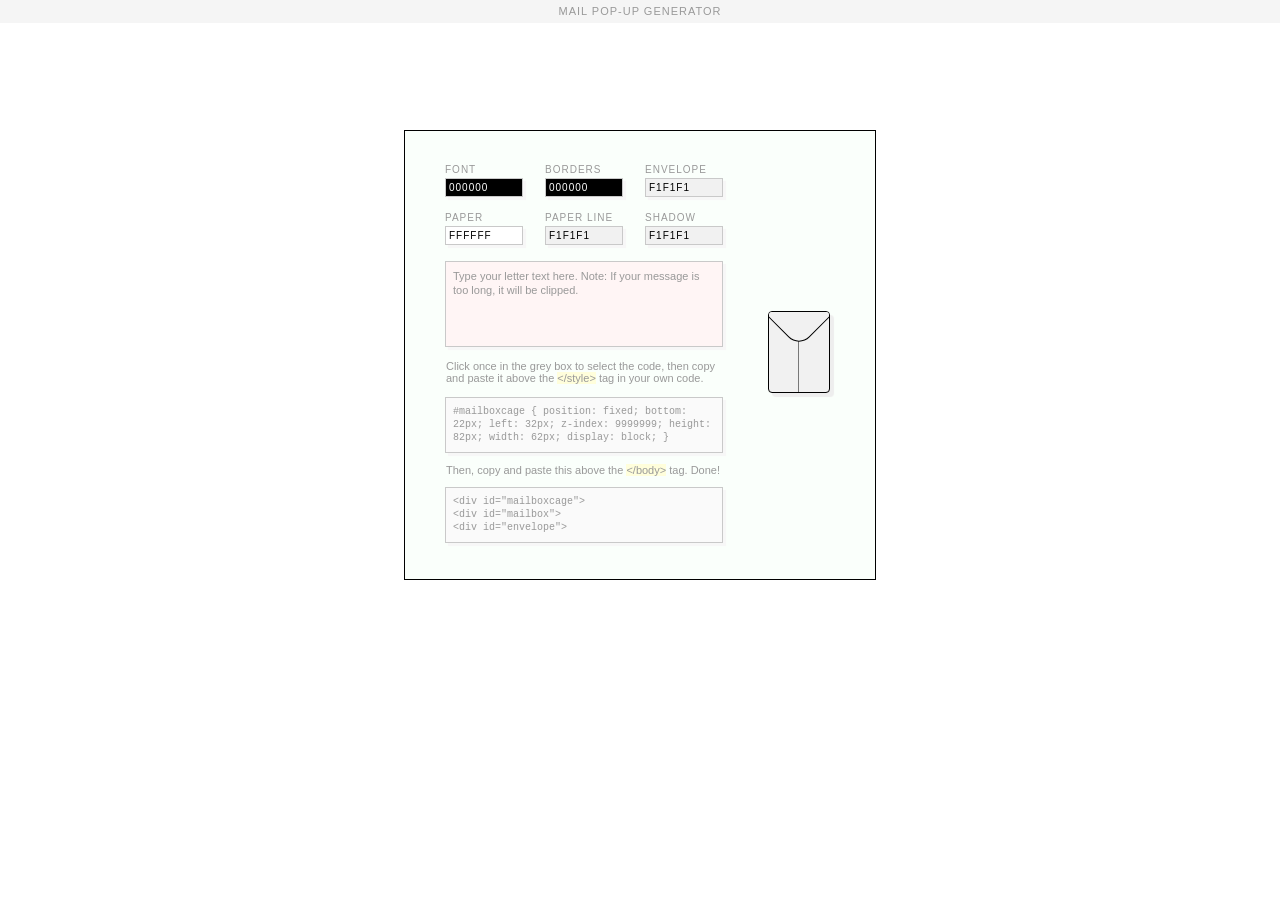
<file: sp/pop-up/index.html>
<!DOCTYPE html>
<html>
    <head>
        <!--


Code by Maddie Kahlon


Attributions:
• Favicon → PxHere
• JavaScript Color Picker → jscolor


-->
        <title>彡</title>
        <meta charset="UTF-8">
        <meta content="width=device-width, initial-scale=0.8" name="viewport">
        <link rel="icon" type="image/png" href="assets/favi.png">
        <link href="mg.css" rel="stylesheet">
    </head>
    <body onclick="test(); cod()" onkeypress="test(); cod()" onkeyup="test(); cod()" onmousemove="test(); cod()">
        <div id="interface">
            <div id="mailboxcage">
                <div id="mailbox">
                    <div id="whitecover"></div>
                    <div id="envelope">
                        <div id="middleline"></div>
                        <div id="intriangle"></div>
                        <div id="intriangle2"></div>
                    </div>
                    <div id="outtriangle"></div>
                    <div id="paper">
                        <div class="paperline"></div>
                        <div class="paperline"></div>
                        <div class="paperline"></div>
                    </div>
                    <div id="bigpapercontainer">
                        <div id="bigpaper">
                            <div id="bigpapertext"> Type your letter text here. Note: If your message is too long, it will be clipped. </div>
                            <div class="bigpaperline"></div>
                            <div class="bigpaperline"></div>
                            <div class="bigpaperline"></div>
                            <div class="bigpaperline"></div>
                            <div class="bigpaperline"></div>
                            <div class="bigpaperline"></div>
                            <div class="bigpaperline"></div>
                            <div class="bigpaperline"></div>
                            <div class="bigpaperline"></div>
                            <div class="bigpaperline"></div>
                            <div class="bigpaperline"></div>
                            <div class="bigpaperline"></div>
                            <div class="bigpaperline"></div>
                            <div class="bigpaperline"></div>
                            <div class="bigpaperline"></div>
                            <div class="bigpaperline"></div>
                            <div class="bigpaperline"></div>
                            <div class="bigpaperline"></div>
                            <div class="bigpaperline"></div>
                        </div>
                    </div>
                </div>
                <div id="coverletter"></div>
            </div>
            <div id="coral-set">
                <div id="controls">
                    <form>
                        <div class="buttonbox">
                            <div class="buttontitle"> Font </div>
                            <input class="jscolor" id="fontf" name="fontf" type="text" value="#000000">
                        </div>
                        <div class="buttonbox">
                            <div class="buttontitle"> Borders </div>
                            <input class="jscolor" id="bordersf" name="bordersf" type="text" value="#000000">
                        </div>
                        <div class="buttonbox">
                            <div class="buttontitle"> Envelope </div>
                            <input class="jscolor" id="envelopef" name="envelopef" type="text" value="#F1F1F1">
                        </div>
                        <div class="buttonbox">
                            <div class="buttontitle"> Paper </div>
                            <input class="jscolor" id="paperf" name="paperf" type="text" value="#FFFFFF">
                        </div>
                        <div class="buttonbox">
                            <div class="buttontitle"> Paper Line </div>
                            <input class="jscolor" id="paperlinesf" name="paperlinesf" type="text" value="#F1F1F1">
                        </div>
                        <div class="buttonbox">
                            <div class="buttontitle"> Shadow </div>
                            <input class="jscolor" id="shadowf" name="shadowf" type="text" value="#F1F1F1">
                        </div>
                        <textarea id="coral-txt">Type your letter text here. Note: If your message is too long, it will be clipped.</textarea>
                    </form>
                </div>
            </div>
            <div id="txt1-set">
                <div class="txt1"> Click once in the grey box to select the code, then copy and paste it above the <strong>&lt;/style&gt;</strong> tag in your own code. </div>
                <div id="stylecode"> #mailboxcage &lcub; position: fixed; bottom: 22px; left: 32px; z-index: 9999999; height: 82px; width: 62px; display: block; &rcub; <br>
                    <br> #mailbox &lcub; cursor: pointer; &rcub; <br>
                    <br> #envelope &lcub; position: absolute; width: 60px; height: 80px; background: #F1F1F1; border-left: 1px solid #000; border-right: 1px solid #000; border-bottom: 1px solid #000; border-top: 1px solid #000; -webkit-border-radius: 4px; -moz-border-radius: 4px; border-radius: 4px; overflow: hidden; box-shadow: 4px 4px 1px #F1F1F1; z-index: 10; &rcub; <br>
                    <br> #middleline &lcub; height: 80px; width: 1px; background: #000; position: absolute; margin: 0 0 0 29px; opacity: 0.5; &rcub; <br>
                    <br> #intriangle &lcub; position: absolute; width: 60px; height: 60px; border: 1px solid #000; -webkit-border-radius: 15px; -moz-border-radius: 15px; border-radius: 15px; background: #F1F1F1; margin: -39px 0 0 -1px; -ms-transform: rotate(45deg); -webkit-transform: rotate(45deg); transform: rotate(45deg); &rcub; <br>
                    <br> #outtriangle &lcub; position: absolute; margin: -20px 0 0 5px; width: 50px; height: 50px; border: 1px solid #000; -webkit-border-radius: 15px; -moz-border-radius: 15px; border-radius: 15px; background: #F1F1F1; -ms-transform: rotate(45deg); -webkit-transform: rotate(45deg); transform: rotate(45deg); z-index: 8; opacity: 0; &rcub; <br>
                    <br> #paper &lcub; position: absolute; z-index: 9; margin: -15px 0 0 0; width: 60px; height: 40px; border: 1px solid #000; background: #FFF; -webkit-border-radius: 3px; -moz-border-radius: 3px; border-radius: 3px; opacity: 0; overflow: hidden; &rcub; <br>
                    <br> .paperline &lcub; width: 40px; height: 1px; background: #F1F1F1; margin: 4px 0 -2px 10px; &rcub; <br>
                    <br> #bigpapercontainer &lcub; position: absolute; margin: -125px 0 0 100px; opacity: 0; transition: all 0.5s ease-in-out; &rcub; <br>
                    <br> #bigpaper &lcub; border: 1px solid #000; background: #FFF; -webkit-border-radius: 4px; -moz-border-radius: 4px; border-radius: 4px; box-shadow: 4px 4px 1px #F1F1F1; overflow: hidden; width: 120px; height: 160px; &rcub; <br>
                    <br> #bigpapertext &lcub; position: absolute; z-index: 11; margin: 5px 0 0 10px; font-family: arial; font-size: 10px; line-height: 13px; overflow: hidden; color: #000; width: 100px; height: 140px; &rcub; <br>
                    <br> .bigpaperline &lcub; width: 120px; height: 1px; background: #F1F1F1; margin-top: 7px; &rcub; <br>
                    <br> #coverletter &lcub; position: absolute; width: 130px; height: 170px; margin: -125px 0 0 100px; opacity: 0; &rcub; <br>
                    <br> #mailbox:hover #outtriangle &lcub; opacity: 1; &rcub; <br>
                    <br> #mailbox:hover #intriangle &lcub; background: #FFF; margin: -43px 0 0 -1px; border-radius: 20px; &rcub; <br>
                    <br> #mailbox:hover #envelope &lcub; border-top: 1px solid #FFF; &rcub; <br>
                    <br> #mailbox:hover #paper &lcub; opacity: 1; &rcub; <br>
                    <br> #mailbox:hover #bigpapercontainer &lcub; opacity: 1; margin: -130px 0 0 100px; &rcub;
                </div>
            </div>
            <div id="txt2-set">
                <div class="txt2"> Then, copy and paste this above the <strong>&lt;/body&gt;</strong> tag. Done!</div>
                <div id="bodycode"> &lt;div id&equals;"mailboxcage"&gt; <br> &lt;div id&equals;"mailbox"&gt; <br> &lt;div id&equals;"envelope"&gt; <br> &lt;div id&equals;"middleline"&gt;&lt;/div&gt; <br> &lt;div id&equals;"intriangle"&gt;&lt;/div&gt; <br> &lt;/div&gt; <br> &lt;div id&equals;"outtriangle"&gt;&lt;/div&gt; <br> &lt;div id&equals;"paper"&gt; <br> &lt;div class&equals;"paperline"&gt;&lt;/div&gt; <br> &lt;div class&equals;"paperline"&gt;&lt;/div&gt; <br> &lt;div class&equals;"paperline"&gt;&lt;/div&gt; <br> &lt;/div&gt; <br> &lt;div id&equals;"bigpapercontainer"&gt; <br> &lt;div id&equals;"bigpaper"&gt; <br> &lt;div id&equals;"bigpapertext"&gt;Type your letter text here. Note: If your message is too long, it will be clipped.&lt;/div&gt; <br> &lt;div class&equals;"bigpaperline"&gt;&lt;/div&gt; <br> &lt;div class&equals;"bigpaperline"&gt;&lt;/div&gt; <br> &lt;div class&equals;"bigpaperline"&gt;&lt;/div&gt; <br> &lt;div class&equals;"bigpaperline"&gt;&lt;/div&gt; <br> &lt;div class&equals;"bigpaperline"&gt;&lt;/div&gt; <br> &lt;div class&equals;"bigpaperline"&gt;&lt;/div&gt; <br> &lt;div class&equals;"bigpaperline"&gt;&lt;/div&gt; <br> &lt;div class&equals;"bigpaperline"&gt;&lt;/div&gt; <br> &lt;div class&equals;"bigpaperline"&gt;&lt;/div&gt; <br> &lt;div class&equals;"bigpaperline"&gt;&lt;/div&gt; <br> &lt;div class&equals;"bigpaperline"&gt;&lt;/div&gt; <br> &lt;div class&equals;"bigpaperline"&gt;&lt;/div&gt; <br> &lt;div class&equals;"bigpaperline"&gt;&lt;/div&gt; <br> &lt;div class&equals;"bigpaperline"&gt;&lt;/div&gt; <br> &lt;div class&equals;"bigpaperline"&gt;&lt;/div&gt; <br> &lt;div class&equals;"bigpaperline"&gt;&lt;/div&gt; <br> &lt;div class&equals;"bigpaperline"&gt;&lt;/div&gt; <br> &lt;div class&equals;"bigpaperline"&gt;&lt;/div&gt; <br> &lt;div class&equals;"bigpaperline"&gt;&lt;/div&gt; <br> &lt;/div&gt; <br> &lt;/div&gt; <br> &lt;/div&gt; <br> &lt;div id&equals;"coverletter"&gt;&lt;/div&gt; <br> &lt;/div&gt; </div>
            </div>
            <div id="thn"></div>
        </div>
        <div id="icarus"> Mail Pop-Up Generator </div>
        <div id="ftt"></div>
        <script src="mg.js"></script>
        <script src="jscolor.js"></script>
    </body>
</html>
</file>
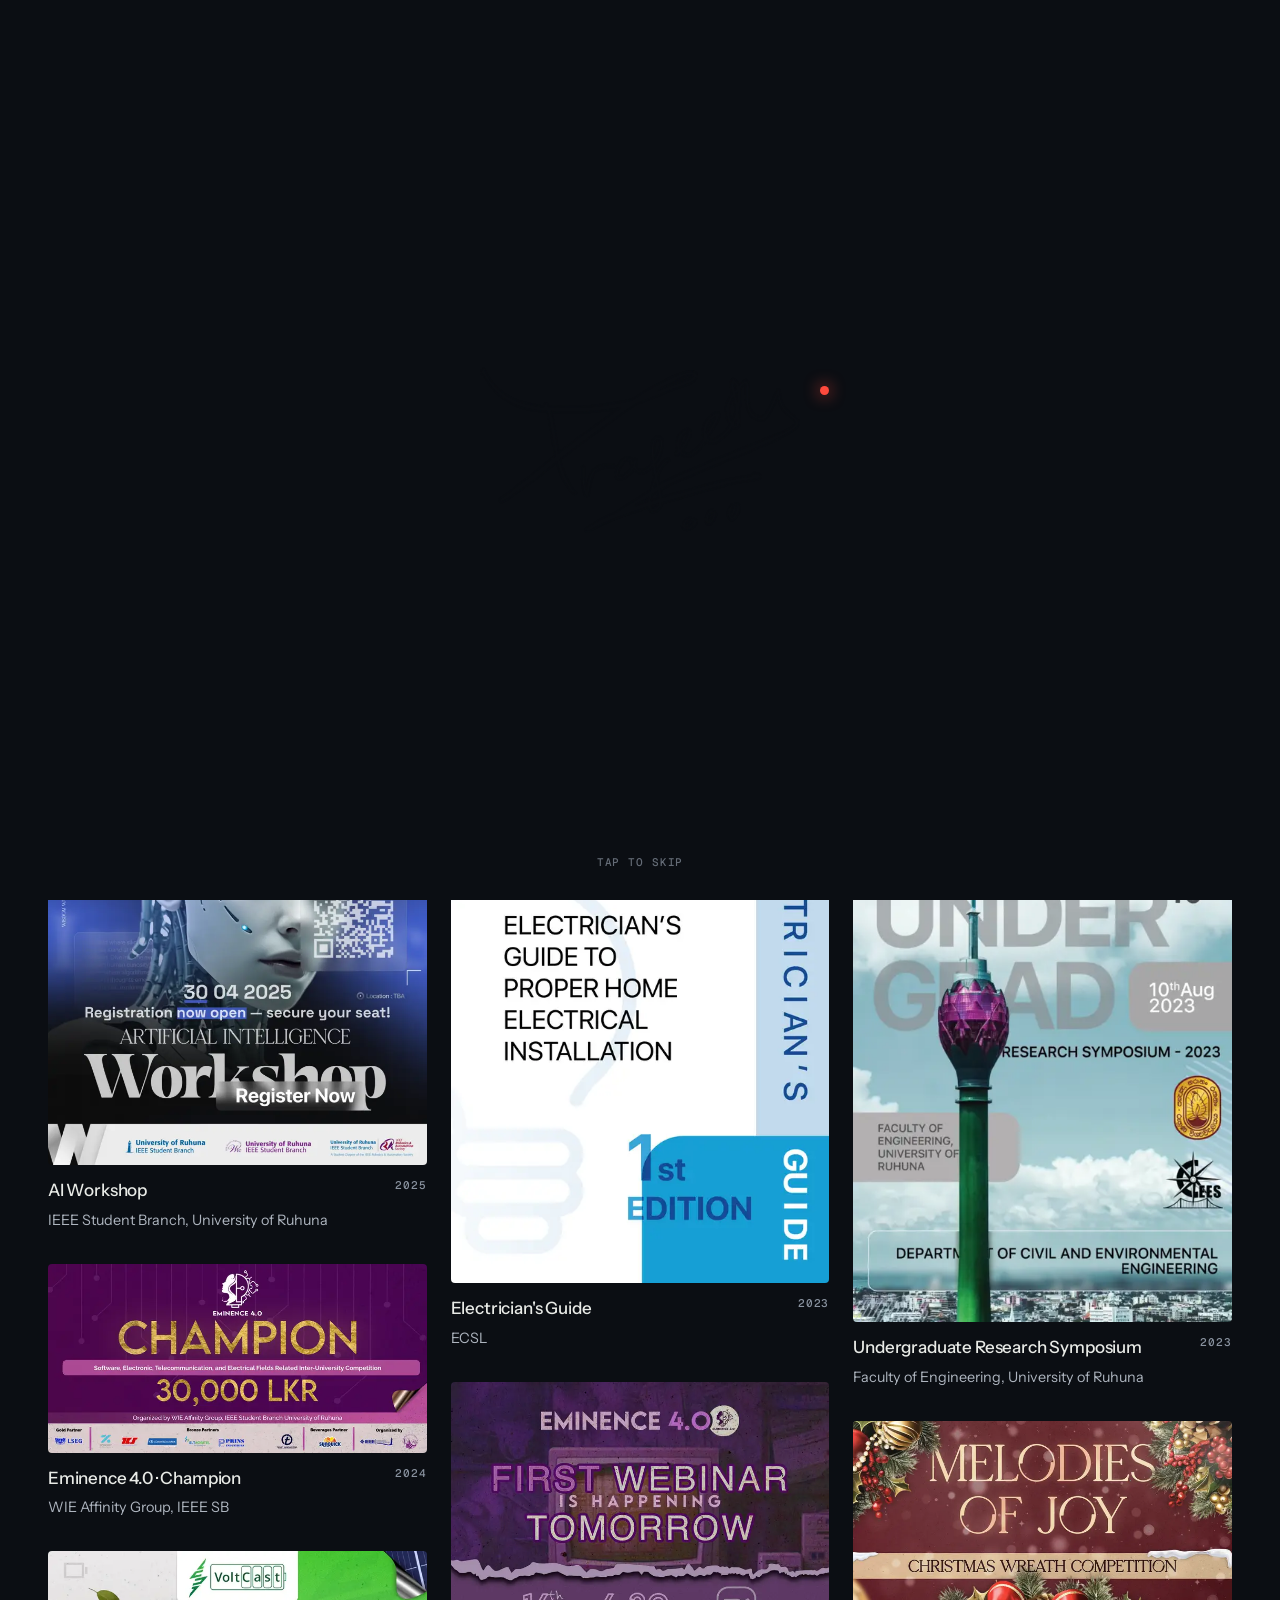
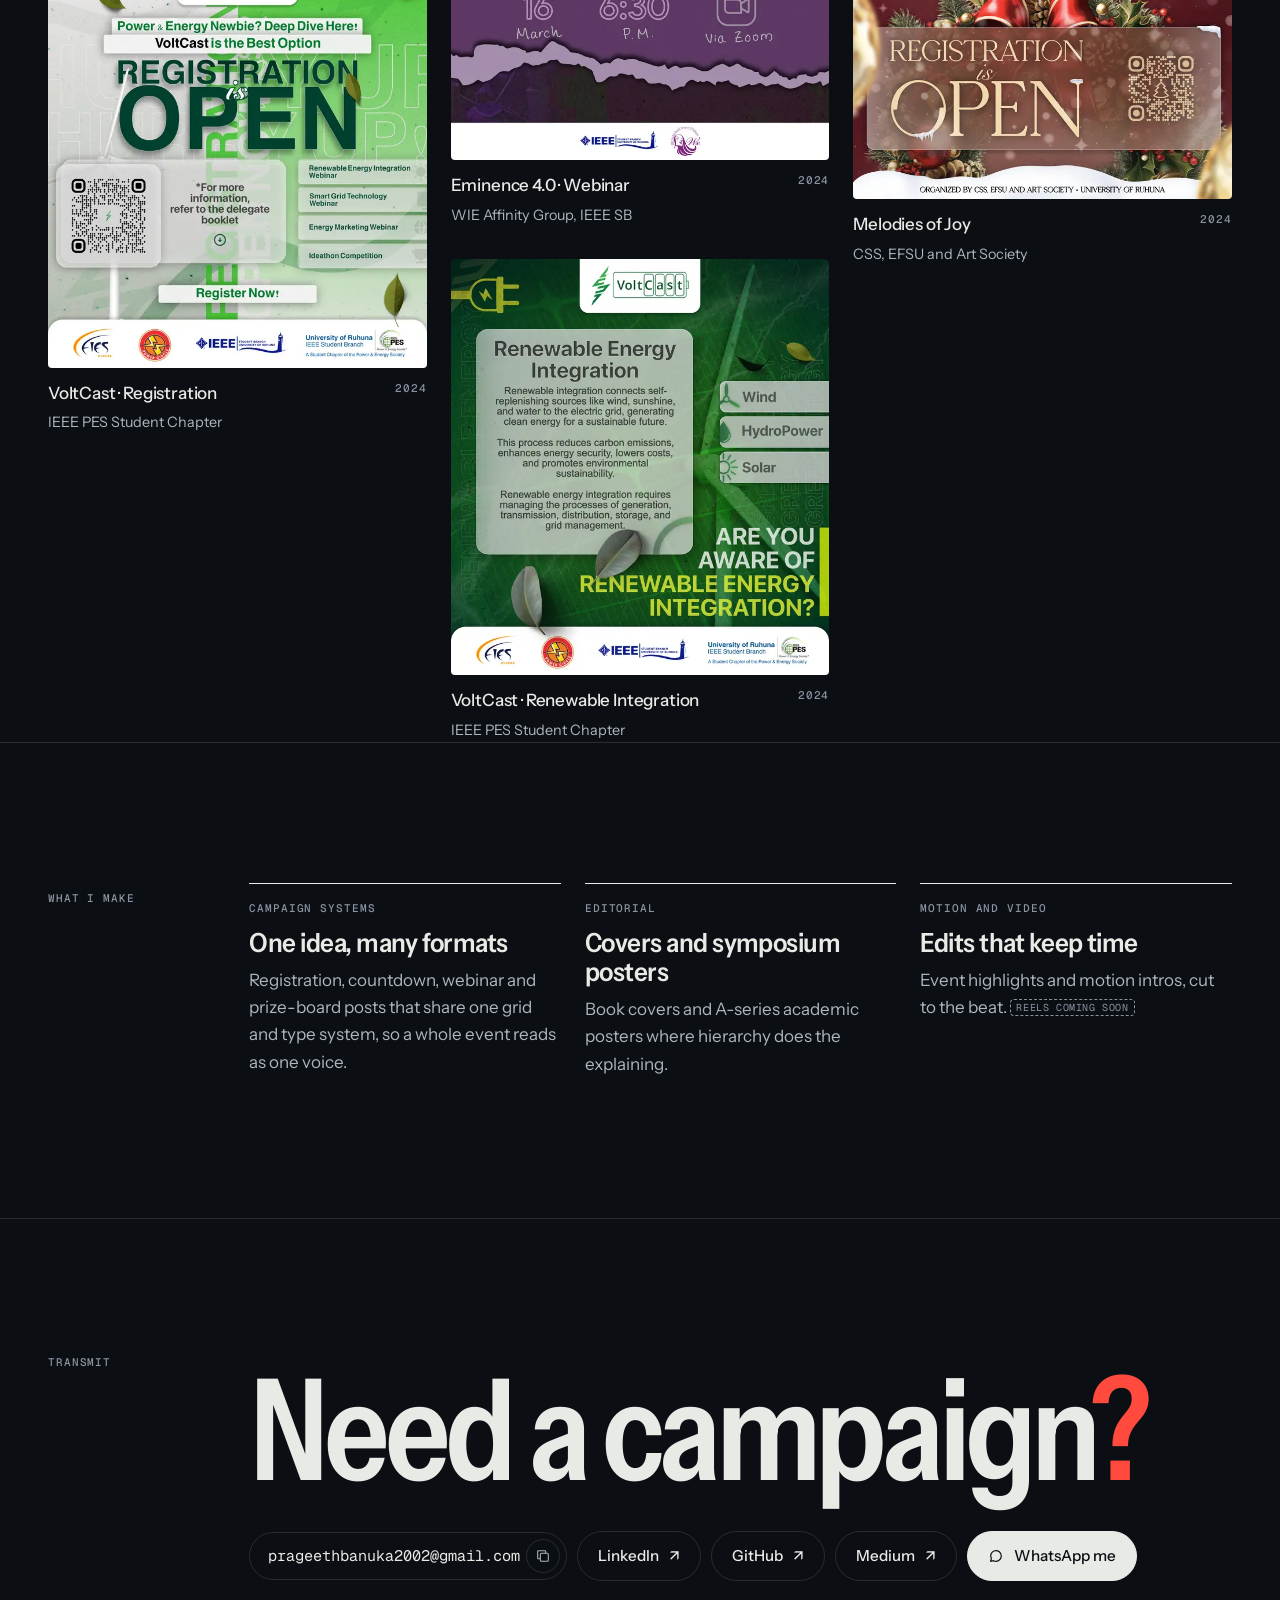
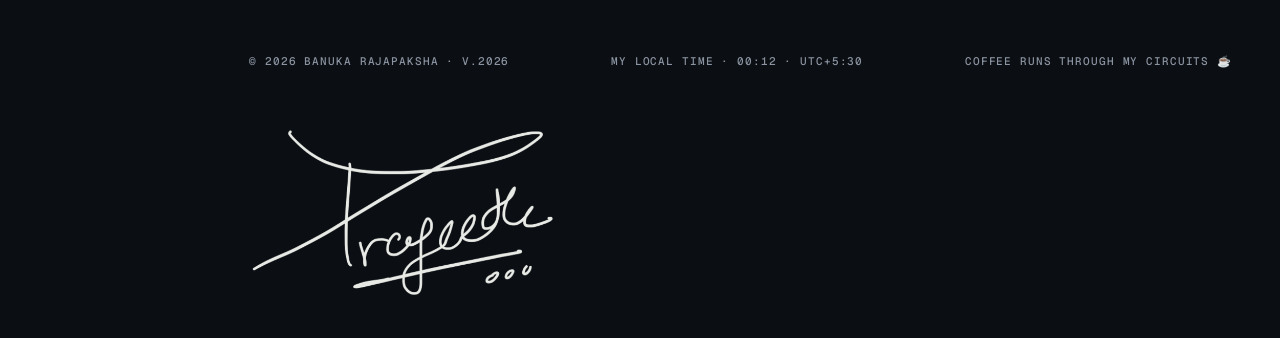
<file: design.html>
<!doctype html>
<html lang="en">
<head>
<meta charset="utf-8">
<meta name="viewport" content="width=device-width, initial-scale=1, viewport-fit=cover">
<title>Design · Banuka Rajapaksha</title>
<link rel="preconnect" href="https://fonts.googleapis.com">
<link rel="preconnect" href="https://fonts.gstatic.com" crossorigin>
<link rel="stylesheet" href="https://fonts.googleapis.com/css2?family=Geist+Mono:wght@400;500&family=Instrument+Sans:wdth,wght@75..100,400..700&display=swap">
<link rel="stylesheet" href="assets/site.css?v=20261011g">
<link rel="icon" href="assets/favicon.svg" type="image/svg+xml">
<meta name="theme-color" content="#0B0E13">
<meta name="description" content="Banuka Rajapaksha: computer engineer and designer in Colombo. Software Engineer Intern at WSO2 (OpenChoreo). Coffee runs through my circuits.">
<meta property="og:title" content="Banuka Rajapaksha">
<meta property="og:description" content="Computer engineer and designer. Coffee runs through my circuits.">
<meta property="og:url" content="https://prageethbanuka.github.io/">
<meta property="og:type" content="website">
<meta property="og:image" content="https://prageethbanuka.github.io/assets/og.jpg">
<meta property="og:image:width" content="1200">
<meta property="og:image:height" content="630">
<meta property="og:image:alt" content="Coffee runs through my circuits. Banuka Rajapaksha, engineer and designer.">
<meta name="twitter:card" content="summary_large_image">

<style>
.bar { display: flex; flex-wrap: wrap; justify-content: space-between; align-items: center; gap: 12px; padding-block: 18px; border-top: 1px solid var(--ink); position: sticky; top: calc(env(safe-area-inset-top, 0px) + 64px); z-index: 10; background: var(--bg); }
@media (max-width: 860px) { .bar { top: calc(env(safe-area-inset-top, 0px) + 58px); } }
.bar .left { display: flex; gap: 12px; align-items: center; flex-wrap: wrap; }

.wall { columns: 3 300px; column-gap: 24px; padding-top: 24px; }
.piece { break-inside: avoid; margin: 0 0 32px; }
@media (max-width: 860px) { .wall { columns: 2; column-gap: 12px; } .piece { margin-bottom: 18px; } }
.piece button { position: relative; display: block; width: 100%; padding: 0; border: 0; background: var(--bg-2); cursor: zoom-in; border-radius: 4px; overflow: hidden; transition: transform 100ms ease-out; }
.piece button:active { transform: scale(0.985); }
.piece img { width: 100%; height: auto; }
.piece figcaption { display: grid; grid-template-columns: minmax(0, 1fr) auto; gap: 4px 12px; padding-top: 12px; }
.piece figcaption b { font-weight: 500; letter-spacing: -0.01em; }
.piece figcaption .label { white-space: nowrap; }
.piece figcaption .sub { grid-column: 1 / -1; color: var(--ink-2); font-size: 0.9rem; }

.xray { position: absolute; inset: 0; pointer-events: none; opacity: 0; transition: opacity var(--h) var(--ease-out);
  background:
    linear-gradient(to right, transparent calc(100% / 3 - 0.5px), rgba(255,74,61,.9) calc(100% / 3 - 0.5px), rgba(255,74,61,.9) calc(100% / 3 + 0.5px), transparent calc(100% / 3 + 0.5px), transparent calc(200% / 3 - 0.5px), rgba(255,74,61,.9) calc(200% / 3 - 0.5px), rgba(255,74,61,.9) calc(200% / 3 + 0.5px), transparent calc(200% / 3 + 0.5px)),
    linear-gradient(to bottom, transparent calc(100% / 3 - 0.5px), rgba(255,74,61,.9) calc(100% / 3 - 0.5px), rgba(255,74,61,.9) calc(100% / 3 + 0.5px), transparent calc(100% / 3 + 0.5px), transparent calc(200% / 3 - 0.5px), rgba(255,74,61,.9) calc(200% / 3 - 0.5px), rgba(255,74,61,.9) calc(200% / 3 + 0.5px), transparent calc(200% / 3 + 0.5px)),
    repeating-linear-gradient(to right, rgba(255,255,255,.22) 0 1px, transparent 1px calc(100% / 12)),
    rgba(5, 7, 10, 0.38);
}
.xray .spec { position: absolute; left: 10px; right: 10px; bottom: 10px; display: flex; flex-wrap: wrap; justify-content: space-between; gap: 6px; align-items: center; font-family: var(--f-mono); font-size: 0.68rem; color: #fff; letter-spacing: 0.04em; }
.xray .spec span { background: rgba(5,7,10,.7); padding: 3px 7px; border-radius: 4px; }
.xray .sw { display: inline-flex; gap: 3px; background: rgba(5,7,10,.7); padding: 4px; border-radius: 4px; }
.xray .sw i { width: 14px; height: 14px; border-radius: 2px; box-shadow: inset 0 0 0 1px rgba(255,255,255,.25); }
.xray .corner { position: absolute; top: 10px; left: 10px; font-family: var(--f-mono); font-size: 0.68rem; color: #fff; background: rgba(5,7,10,.7); padding: 3px 7px; border-radius: 4px; }
.piece button:hover .xray, .piece button:focus-visible .xray, body.xray-on .xray { opacity: 1; }
@media (hover: none) { .piece button:hover .xray { opacity: 0; } body.xray-on .piece button .xray { opacity: 1; } }

.index { border-top: 0; padding-top: 8px; }
.ix-row { display: grid; grid-template-columns: 48px minmax(0, 1.6fr) minmax(0, 1.2fr) minmax(0, 1fr) 60px; gap: 16px; align-items: baseline; width: 100%; padding: 18px 0; border: 0; border-bottom: 1px solid var(--line); background: none; text-align: left; cursor: pointer; transition: opacity var(--h), padding var(--h) var(--ease-out); }
.index:hover .ix-row { opacity: 0.35; } .index .ix-row:hover { opacity: 1; padding-left: 10px; }
.ix-row b { font-weight: 500; font-size: clamp(1.1rem, 2vw, 1.5rem); letter-spacing: -0.02em; font-stretch: 90%; }
.ix-row span { color: var(--ink-2); font-size: 0.92rem; }
.ix-head { border-bottom: 1px solid var(--ink); padding: 10px 0; cursor: default; }
.ix-head:hover { padding-left: 0 !important; }
@media (max-width: 860px) { .ix-row { grid-template-columns: 36px minmax(0, 1fr) 48px; } .ix-row .c3, .ix-row .c4 { display: none; } }
.peek { position: fixed; left: 0; top: 0; width: 240px; z-index: 40; pointer-events: none; border-radius: 4px; overflow: hidden; opacity: 0; box-shadow: 0 30px 60px -20px rgba(0,0,0,.45); will-change: transform, opacity; }
.peek img { width: 100%; height: auto; }
@media (hover: none) { .peek { display: none; } }

.lb-scrim { position: fixed; inset: 0; z-index: 60; background: color-mix(in srgb, var(--bg) 92%, transparent); opacity: 0; pointer-events: none; }
.lb-scrim.live { pointer-events: auto; cursor: zoom-out; }
.lb { position: fixed; left: 0; top: 0; z-index: 61; transform-origin: 0 0; visibility: hidden; will-change: transform; cursor: zoom-out; border-radius: 4px; overflow: hidden; }
.lb img { width: 100%; height: 100%; object-fit: cover; }
.lb-cap { position: fixed; z-index: 61; left: var(--gut); right: var(--gut); bottom: calc(env(safe-area-inset-bottom, 0px) + 18px); display: flex; justify-content: space-between; gap: 12px; opacity: 0; pointer-events: none; }

.make { display: grid; grid-template-columns: repeat(3, minmax(0, 1fr)); gap: 24px; }
.make article { border-top: 1px solid var(--ink); padding-top: 16px; display: grid; gap: 10px; align-content: start; }
.make p { margin: 0; color: var(--ink-2); }
@media (max-width: 860px) { .make { grid-template-columns: 1fr; } }
</style>
<script>try { const t = localStorage.getItem('br-theme'); if (t) document.documentElement.dataset.theme = t; } catch (e) {}</script>
<script data-goatcounter="https://banuka.goatcounter.com/count" async src="https://gc.zgo.at/count.js"></script>
</head>
<body>
<script src="assets/site.js?v=20261011g"></script>
<script>BR.nav('design')</script>

<main>
  <section class="wrap page-head">
    <div class="grid">
      <div class="hang"><span class="label">02 · Design</span></div>
      <div class="main">
        <div class="meta-row"><span class="label">8 selected pieces</span><span class="label">2023 – 2025</span><span class="label">Campaigns · Covers · Posters</span></div>
        <h1 class="display">Posters that read in two seconds<span class="dot">.</span></h1>
        <p class="lede">I lead visual branding for <mark class="hl">national IEEE programmes</mark>, IEEE PES and IESL chapters, and SLSAC. Hover or tap X-ray to see the grid each piece was built on.</p>
      </div>
    </div>
  </section>

  <section class="wrap">
    <div class="bar">
      <div class="left">
        <div class="seg" id="view" role="group" aria-label="View"><button type="button" aria-pressed="true" data-v="wall">Wall</button><button type="button" aria-pressed="false" data-v="index">Index</button></div>
        <button class="btn ghost" type="button" id="xrayBtn" aria-pressed="false" style="padding:7px 14px;font-size:.85rem">X-ray</button>
      </div>
      <span class="label">True proportions · palettes read from the pixels</span>
    </div>
    <div class="wall" id="wall"></div>
    <div class="index" id="index" hidden></div>
  </section>

  <section class="wrap section">
    <div class="grid">
      <div class="hang"><span class="label">What I make</span></div>
      <div class="main make">
        <article><span class="label">Campaign systems</span><h3 class="h3">One idea, many formats</h3><p>Registration, countdown, webinar and prize-board posts that share one grid and type system, so a whole event reads as one voice.</p></article>
        <article><span class="label">Editorial</span><h3 class="h3">Covers and symposium posters</h3><p>Book covers and A-series academic posters where hierarchy does the explaining.</p></article>
        <article><span class="label">Motion and video</span><h3 class="h3">Edits that keep time</h3><p>Event highlights and motion intros, cut to the beat. <span class="confirm">reels coming soon</span></p></article>
      </div>
    </div>
  </section>
</main>

<div class="peek" id="peek"><img id="peekImg" alt=""></div>
<div class="lb-scrim" id="lbS"></div>
<div class="lb" id="lb" role="dialog" aria-modal="true" aria-label="Design piece"><img id="lbImg" alt=""></div>
<div class="lb-cap" id="lbCap"><b id="lbT"></b><span class="label" id="lbM"></span></div>

<script>BR.footer({ headline: 'Need a campaign<span class="dot">?</span>' })</script>

<script>
(() => {
const { Spring, clamp, blip, reduce } = BR;
const WORK = [
  { f: 'w1', t: 'AI Workshop', who: 'IEEE Student Branch, University of Ruhuna', fmt: 'Social post', px: [3840, 3840], y: 2025 },
  { f: 'w6', t: 'Eminence 4.0 · Champion', who: 'WIE Affinity Group, IEEE SB', fmt: 'Prize board', px: [5400, 2700], y: 2024 },
  { f: 'w2', t: 'VoltCast · Registration', who: 'IEEE PES Student Chapter', fmt: 'Campaign post', px: [2326, 2560], y: 2024 },
  { f: 'w7', t: "Electrician's Guide", who: 'ECSL', fmt: 'Book cover', px: [2401, 3151], y: 2023 },
  { f: 'w4', t: 'Eminence 4.0 · Webinar', who: 'WIE Affinity Group, IEEE SB', fmt: 'Countdown post', px: [2000, 2000], y: 2024 },
  { f: 'w3', t: 'VoltCast · Renewable Integration', who: 'IEEE PES Student Chapter', fmt: 'Explainer post', px: [2326, 2560], y: 2024 },
  { f: 'w8', t: 'Undergraduate Research Symposium', who: 'Faculty of Engineering, University of Ruhuna', fmt: 'Academic poster', px: [2482, 3509], y: 2023 },
  { f: 'w5', t: 'Melodies of Joy', who: 'CSS, EFSU and Art Society', fmt: 'Competition post', px: [3840, 3840], y: 2024 },
];
const ratio = ([w, h]) => {
  const r = h / w;
  if (Math.abs(r - Math.SQRT2) < 0.01) return '1:√2 · ISO A-series';
  if (Math.abs(r - 1) < 0.01) return '1:1';
  if (Math.abs(r - 0.5) < 0.01) return '2:1';
  return `${(w / h).toFixed(2)}:1`;
};
const wall = document.getElementById('wall'), index = document.getElementById('index');
wall.innerHTML = WORK.map((p, i) => `
  <figure class="piece">
    <button type="button" data-i="${i}" aria-label="Open ${p.t}">
      <img src="assets/work/${p.f}.webp" alt="${p.t}, ${p.fmt.toLowerCase()} for ${p.who}" width="${p.px[0]}" height="${p.px[1]}" loading="${i < 3 ? 'eager' : 'lazy'}" decoding="async">
      <div class="xray"><span class="corner">12 col · thirds</span><div class="spec"><span>${p.px[0]}×${p.px[1]} · ${ratio(p.px)}</span><span class="sw" data-sw="${i}"></span></div></div>
    </button>
    <figcaption><b>${p.t}</b><span class="label">${p.y}</span><span class="sub">${p.who}</span></figcaption>
  </figure>`).join('');
index.innerHTML = `<div class="ix-row ix-head"><span class="label">No.</span><span class="label">Title</span><span class="label c3">Client</span><span class="label c4">Format</span><span class="label">Year</span></div>` +
  WORK.map((p, i) => `<button class="ix-row" type="button" data-i="${i}"><span class="label">${String(i + 1).padStart(2, '0')}</span><b>${p.t}</b><span class="c3">${p.who}</span><span class="c4">${p.fmt}</span><span class="label">${p.y}</span></button>`).join('');

/* palette read from pixels */
wall.querySelectorAll('img').forEach((img, i) => {
  const run = () => {
    try {
      const c = document.createElement('canvas'); c.width = c.height = 32; const x = c.getContext('2d', { willReadFrequently: true });
      x.drawImage(img, 0, 0, 32, 32); const d = x.getImageData(0, 0, 32, 32).data, b = new Map();
      for (let k = 0; k < d.length; k += 4) { const key = `${d[k] >> 5},${d[k + 1] >> 5},${d[k + 2] >> 5}`; b.set(key, (b.get(key) || 0) + 1); }
      const top = [...b.entries()].sort((a, z) => z[1] - a[1]).slice(0, 5).map(([k]) => k.split(',').map(v => v * 32 + 16));
      document.querySelector(`[data-sw="${i}"]`).innerHTML = top.map(([r, g, bb]) => `<i style="background:rgb(${r},${g},${bb})" title="rgb(${r}, ${g}, ${bb})"></i>`).join('');
    } catch (e) {}
  };
  img.complete && img.naturalWidth ? run() : img.addEventListener('load', run, { once: true });
});

/* view + xray */
document.getElementById('view').addEventListener('click', e => {
  const b = e.target.closest('button'); if (!b) return; blip('tick');
  [...b.parentNode.children].forEach(x => x.setAttribute('aria-pressed', x === b));
  const v = b.dataset.v;
  const swap = () => { wall.hidden = v !== 'wall'; index.hidden = v !== 'index'; };
  document.startViewTransition && !reduce() ? document.startViewTransition(swap) : swap();
});
const xb = document.getElementById('xrayBtn');
xb.addEventListener('click', () => { const on = !document.body.classList.contains('xray-on'); document.body.classList.toggle('xray-on', on); xb.setAttribute('aria-pressed', on); blip('tick'); });

/* index hover peek: follows the pointer on springs, X and Y independent */
const peek = document.getElementById('peek'), peekImg = document.getElementById('peekImg');
const kx = new Spring(0, { damping: 1, response: 0.28 }), ky = new Spring(0, { damping: 1, response: 0.28 }), ko = new Spring(0, { damping: 1, response: 0.22 });
const rp = () => { peek.style.transform = `translate(${kx.x + 24}px, ${ky.x - 120}px) scale(${0.9 + 0.1 * ko.x})`; peek.style.opacity = ko.x; };
[kx, ky, ko].forEach(s => s.on(rp));
let peekOn = false;
index.addEventListener('pointermove', e => {
  if (e.pointerType !== 'mouse') return;
  const row = e.target.closest('.ix-row:not(.ix-head)');
  if (!row) { if (peekOn) { peekOn = false; ko.to(0); } return; }
  const src = `assets/work/${WORK[+row.dataset.i].f}.webp`;
  if (!peekOn) { kx.set(e.clientX); ky.set(e.clientY); peekOn = true; }
  if (!peekImg.src.endsWith(src)) peekImg.src = src;
  kx.to(e.clientX); ky.to(e.clientY); ko.to(1);
});
index.addEventListener('pointerleave', () => { peekOn = false; ko.to(0); });

/* lightbox: grows out of the clicked image, returns to it */
const lb = document.getElementById('lb'), lbImg = document.getElementById('lbImg'), lbS = document.getElementById('lbS'), lbCap = document.getElementById('lbCap');
const lp = new Spring(0); let from = null, to = null, srcEl = null;
lp.on(p => {
  if (!from) return;
  const sx = from.width / to.w, sy = from.height / to.h;
  lb.style.transform = `translate(${from.left + (to.x - from.left) * p}px, ${from.top + (to.y - from.top) * p}px) scale(${sx + (1 - sx) * p}, ${sy + (1 - sy) * p})`;
  lbS.style.opacity = p; lbCap.style.opacity = clamp(p * 2 - 1, 0, 1);
});
function open(i, originEl) {
  const p = WORK[i]; srcEl = originEl;
  from = originEl ? originEl.getBoundingClientRect() : null;
  const ar = p.px[0] / p.px[1]; let w = Math.min(innerWidth - 32, 1000), h = w / ar;
  const maxH = innerHeight - 140; if (h > maxH) { h = maxH; w = h * ar; }
  to = { w, h, x: (innerWidth - w) / 2, y: (innerHeight - h) / 2 - 20 };
  if (!from) from = { left: to.x + w * 0.4, top: to.y + h * 0.4, width: w * 0.2, height: h * 0.2 };
  lb.style.width = w + 'px'; lb.style.height = h + 'px'; lbImg.src = `assets/work/${p.f}.webp`; lbImg.alt = p.t;
  document.getElementById('lbT').textContent = p.t; document.getElementById('lbM').textContent = `${p.who} · ${p.fmt} · ${p.y}`;
  lb.style.visibility = 'visible'; lbS.classList.add('live'); if (srcEl) srcEl.style.visibility = 'hidden';
  lp.to(1, { damping: 1, response: 0.42 }); blip('tick');
}
function close() {
  if (lb.style.visibility !== 'visible') return; lbS.classList.remove('live');
  if (srcEl && srcEl.offsetParent) from = srcEl.getBoundingClientRect();
  lp.to(0, { damping: 1, response: 0.36, then: () => { lb.style.visibility = 'hidden'; if (srcEl) srcEl.style.visibility = ''; } });
}
wall.addEventListener('click', e => { const b = e.target.closest('button[data-i]'); if (b) open(+b.dataset.i, b.querySelector('img')); });
index.addEventListener('click', e => { const b = e.target.closest('.ix-row[data-i]'); if (b) { ko.to(0); open(+b.dataset.i, null); } });
lb.addEventListener('click', close); lbS.addEventListener('click', close);
addEventListener('keydown', e => { if (e.key === 'Escape') close(); });
})();
</script>
</body>
</html>
</file>
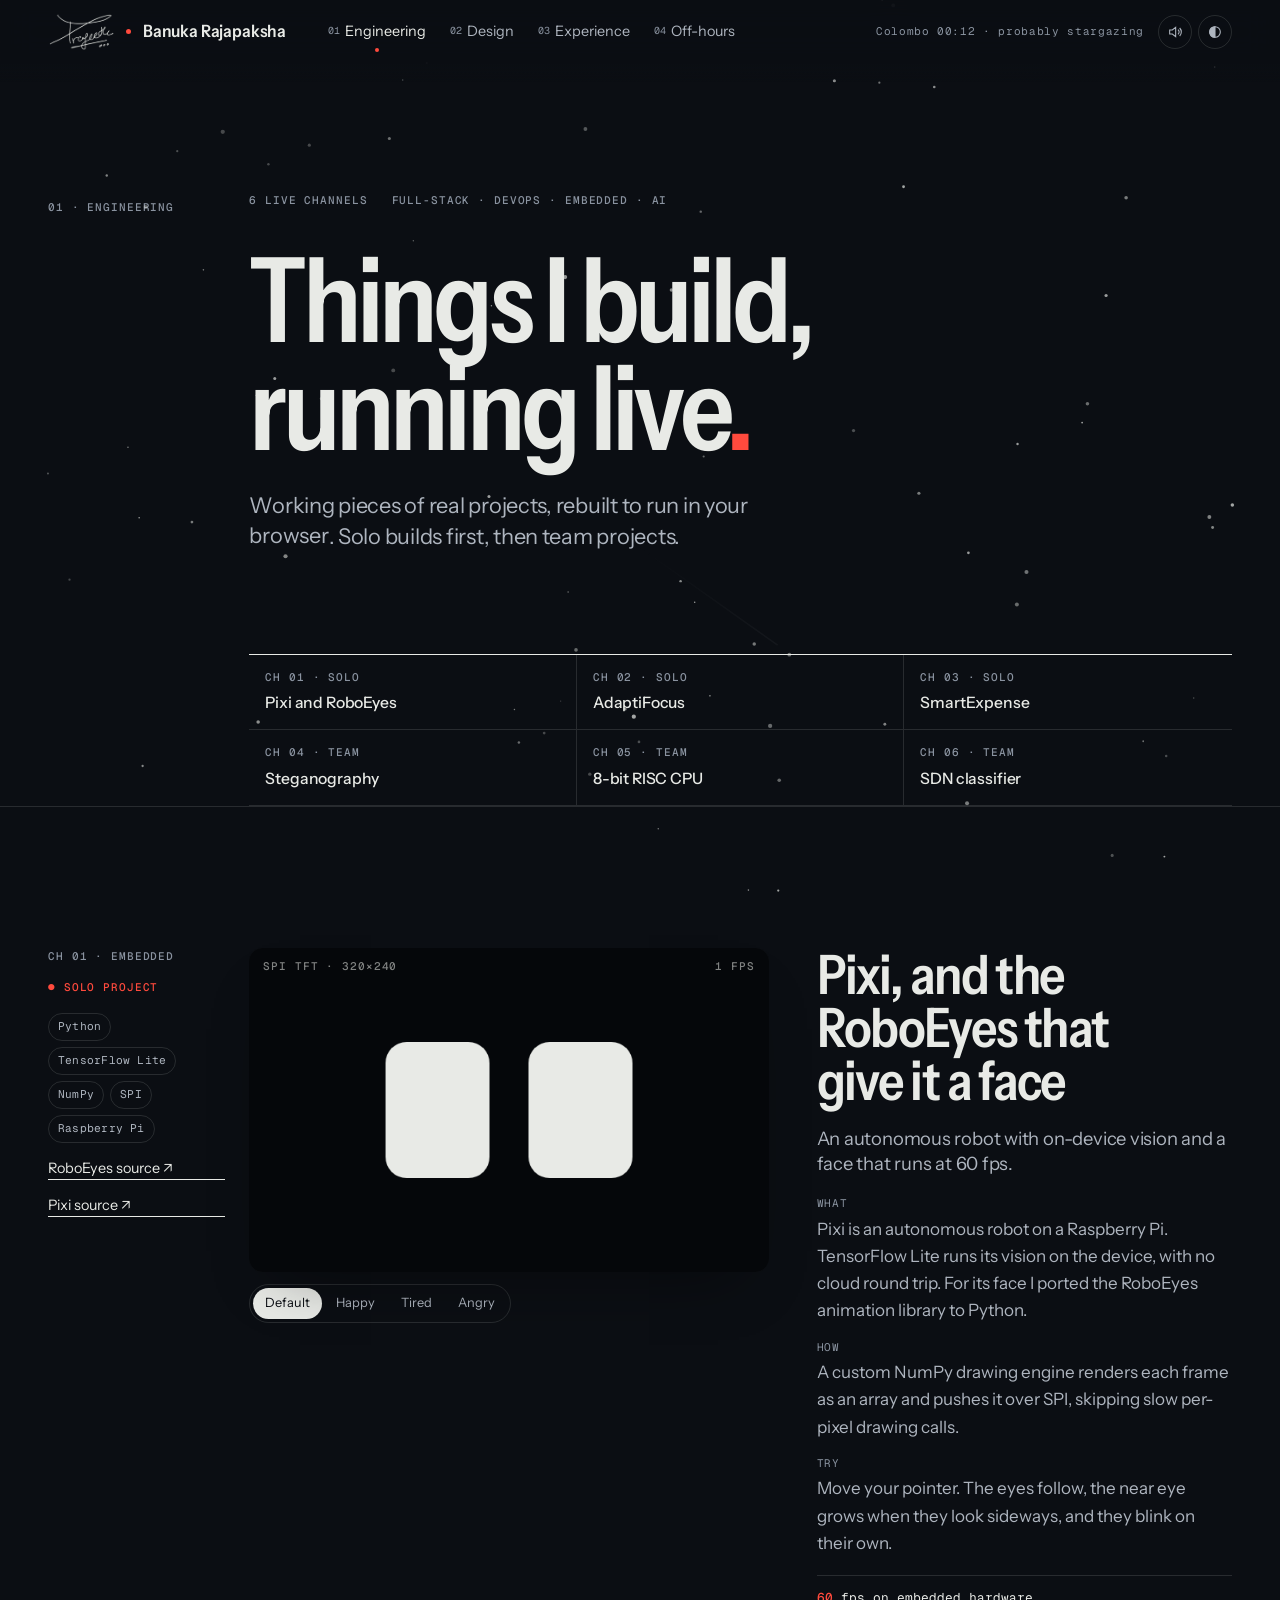
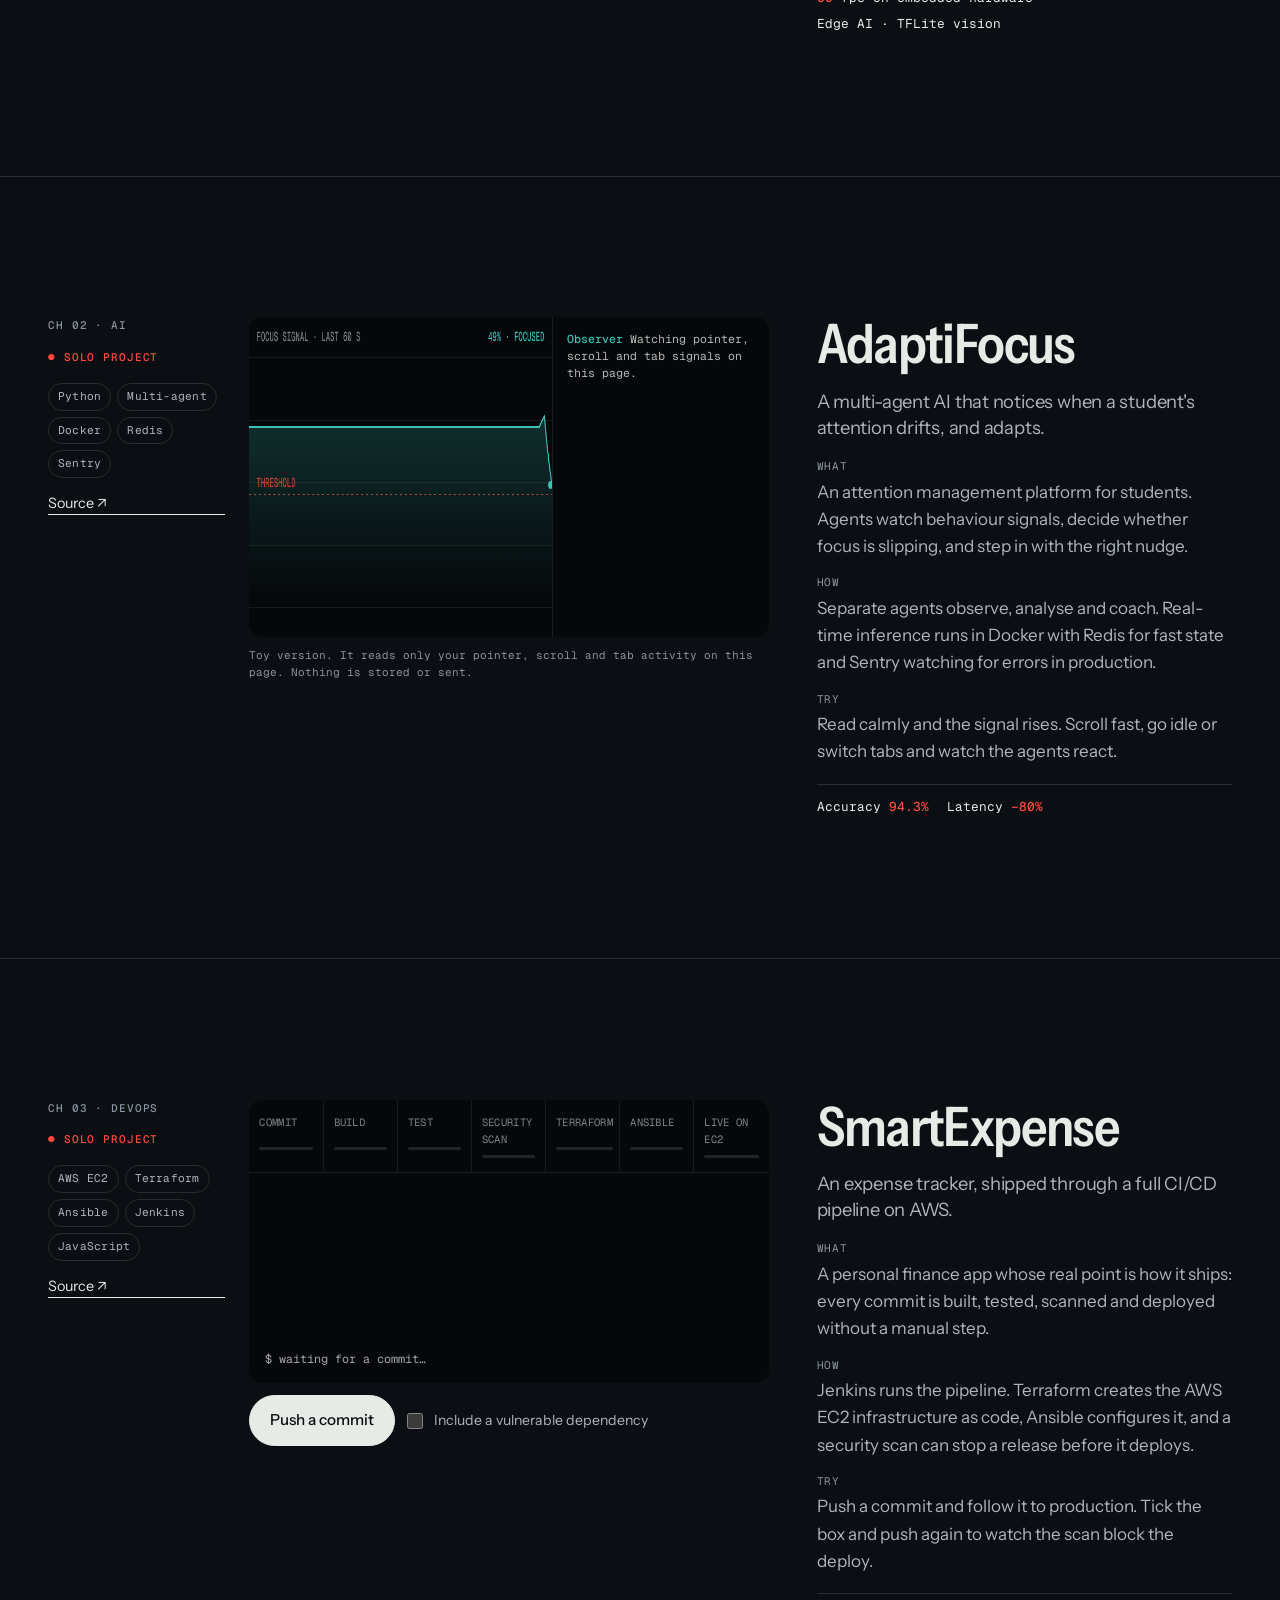
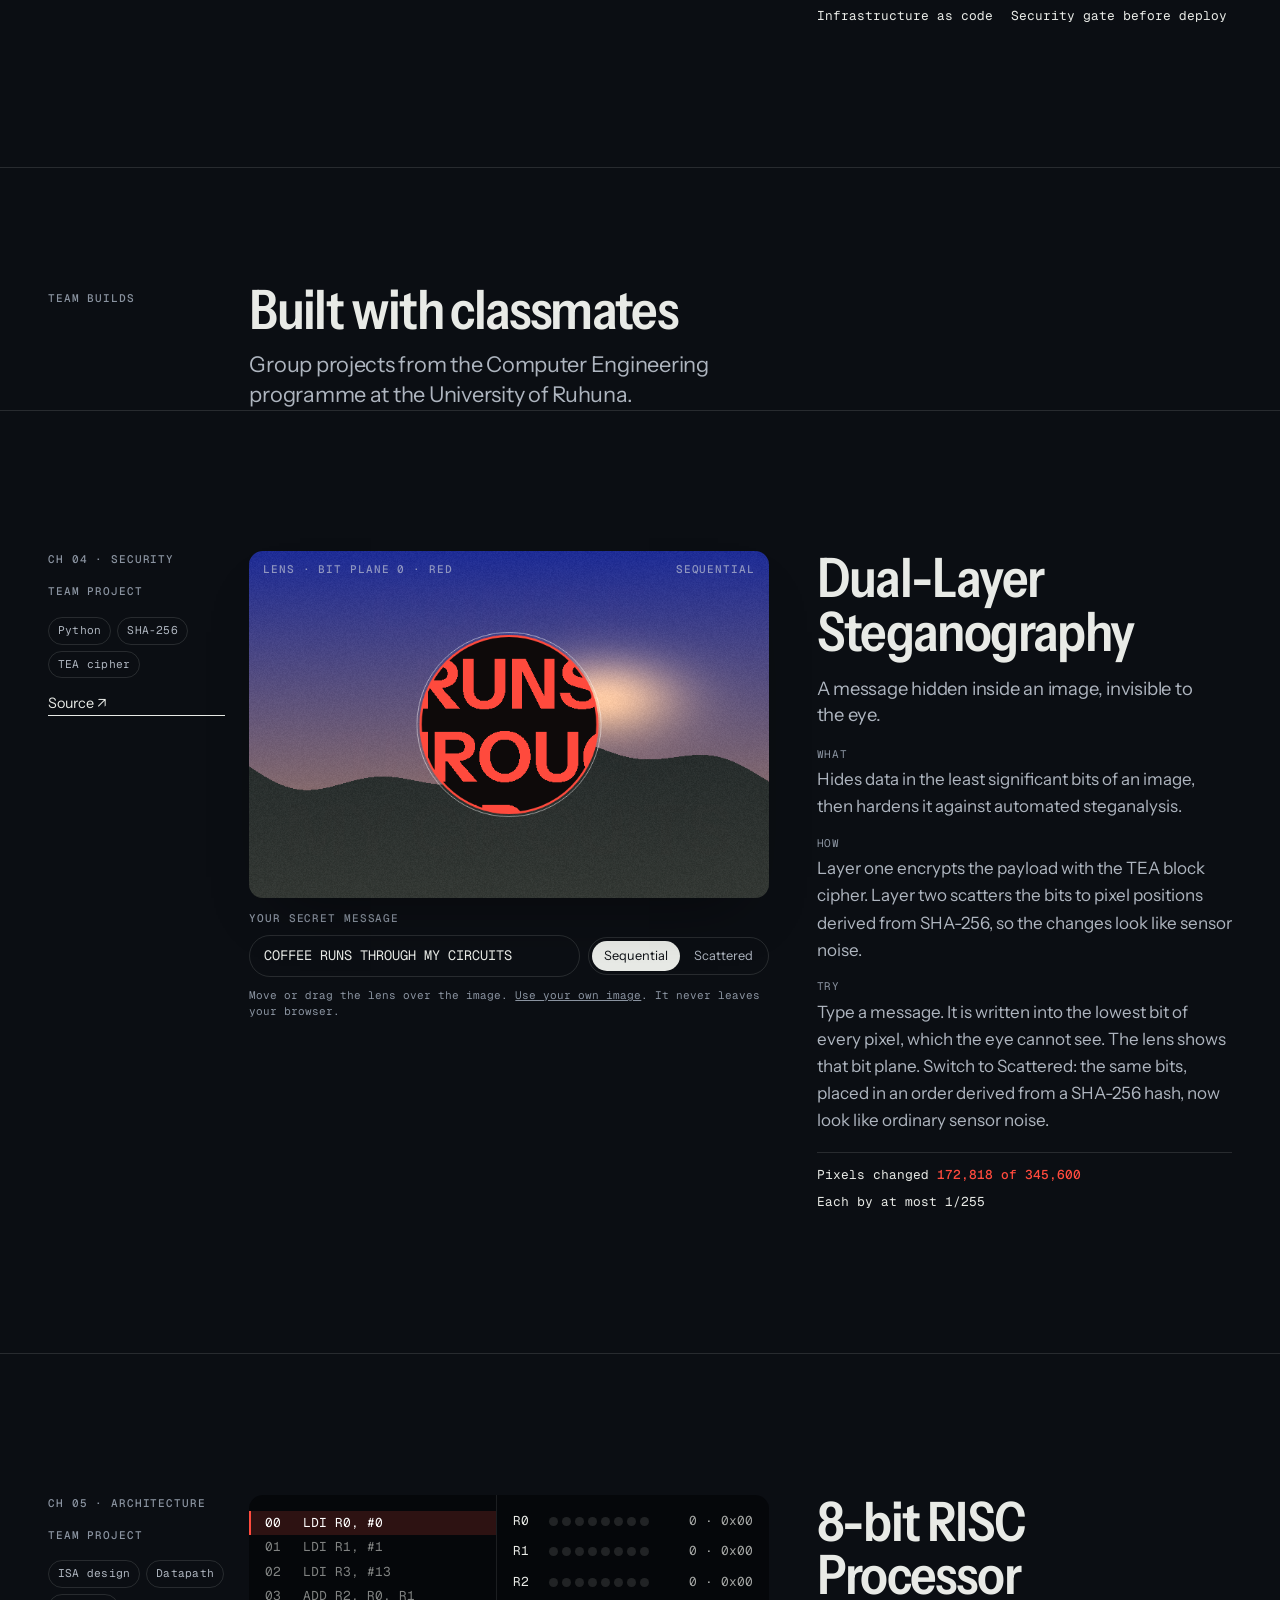
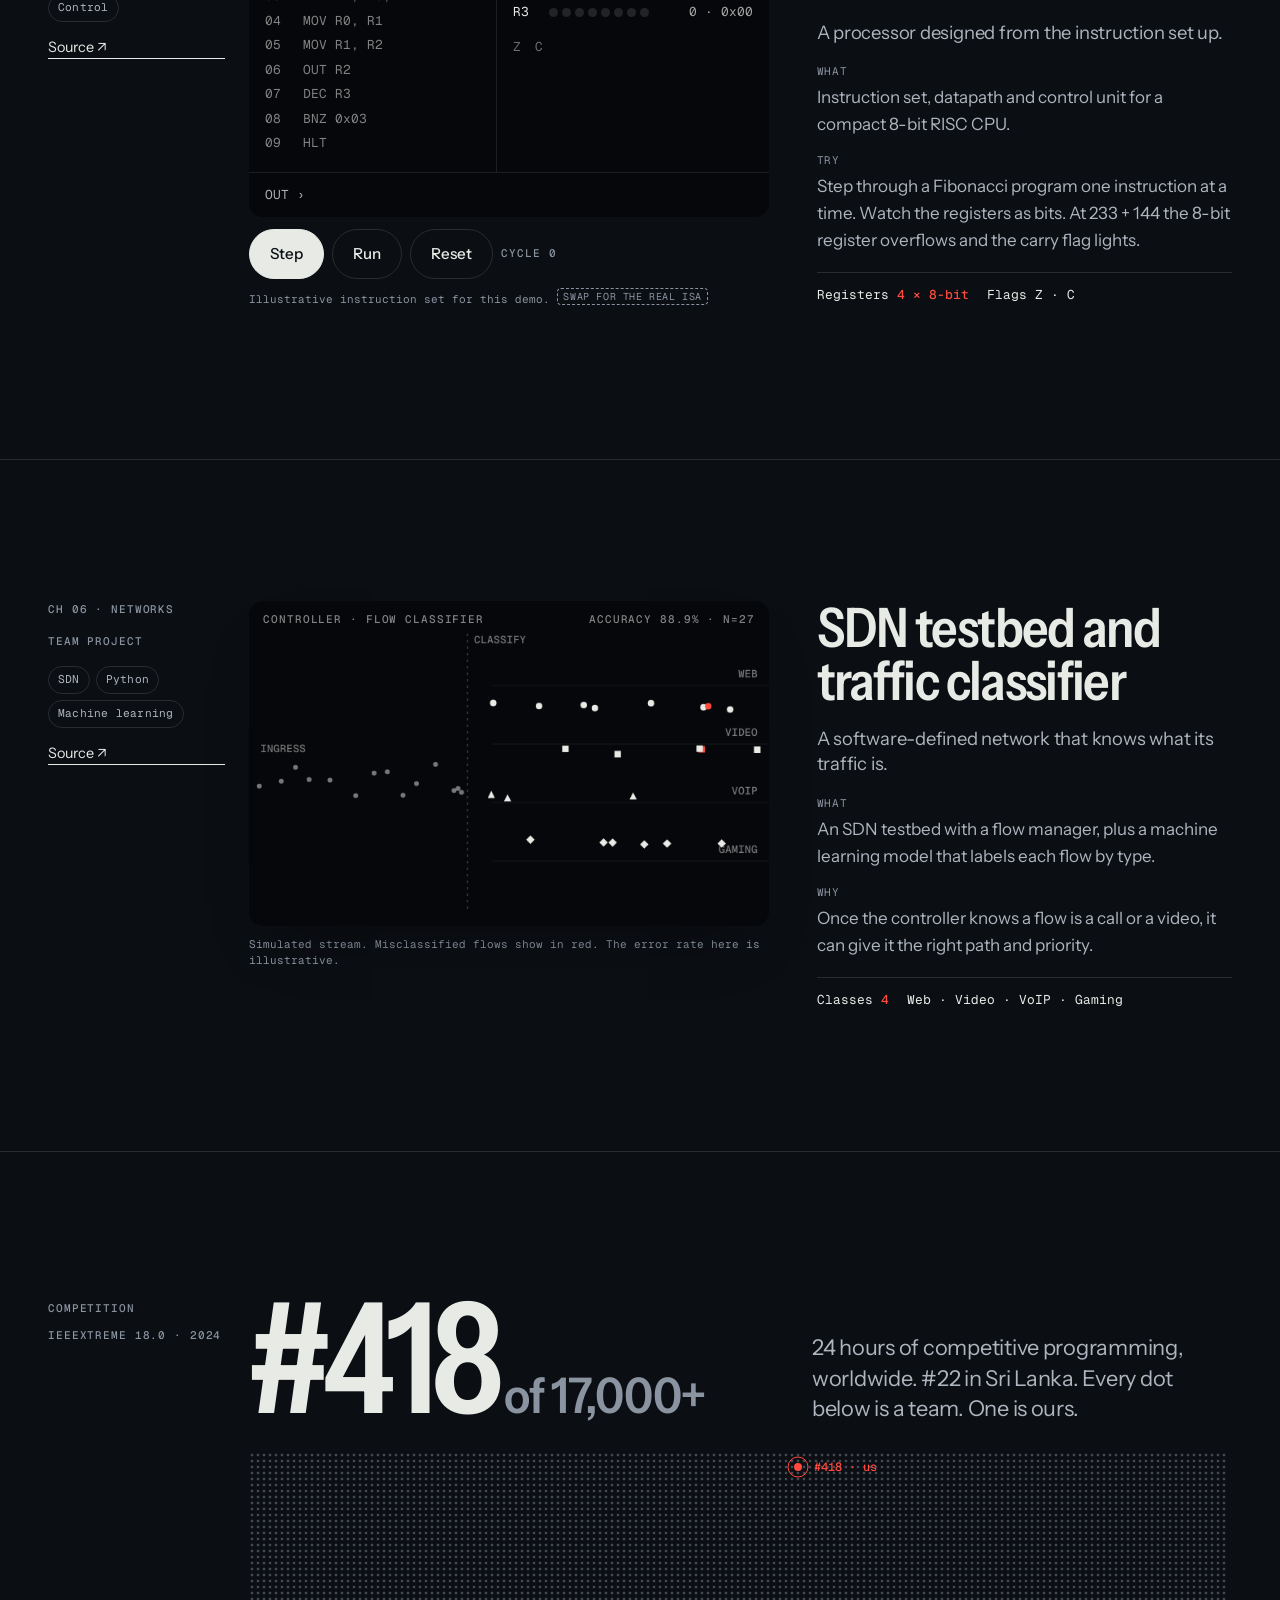
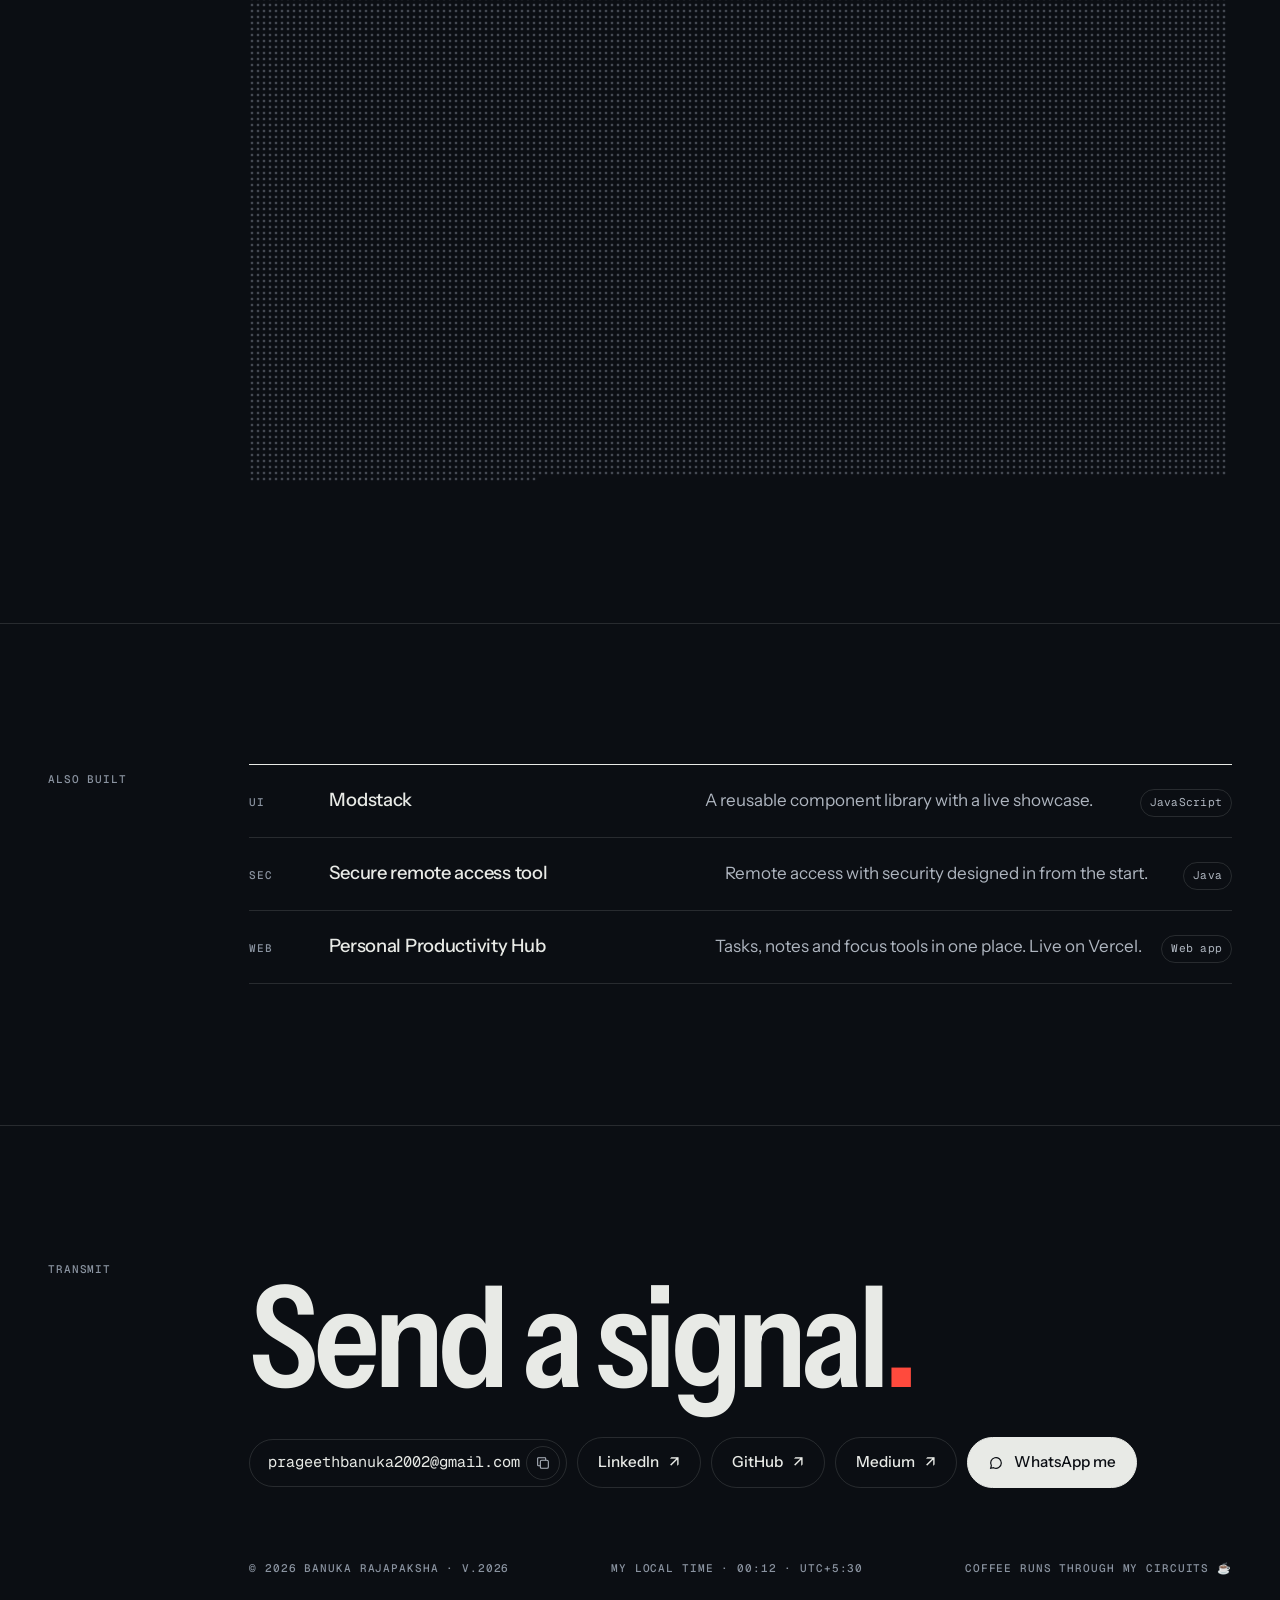
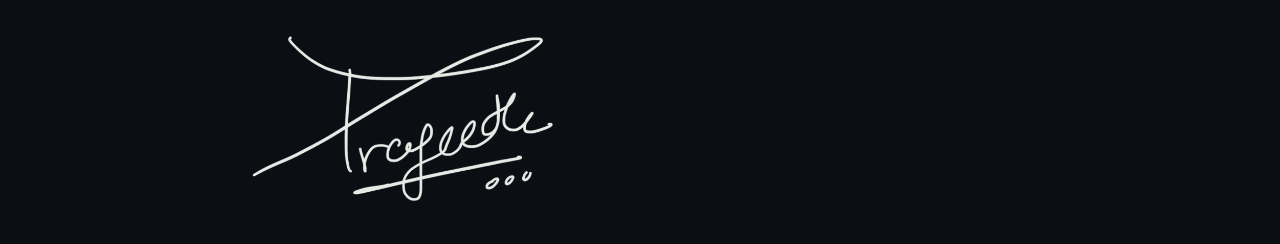
<file: engineering.html>
<!doctype html>
<html lang="en">
<head>
<meta charset="utf-8">
<meta name="viewport" content="width=device-width, initial-scale=1, viewport-fit=cover">
<title>Engineering · Banuka Rajapaksha</title>
<link rel="preconnect" href="https://fonts.googleapis.com">
<link rel="preconnect" href="https://fonts.gstatic.com" crossorigin>
<link rel="stylesheet" href="https://fonts.googleapis.com/css2?family=Geist+Mono:wght@400;500&family=Instrument+Sans:wdth,wght@75..100,400..700&display=swap">
<link rel="stylesheet" href="assets/site.css?v=20261011g">
<link rel="icon" href="assets/favicon.svg" type="image/svg+xml">
<meta name="theme-color" content="#0B0E13">
<meta name="description" content="Banuka Rajapaksha: computer engineer and designer in Colombo. Software Engineer Intern at WSO2 (OpenChoreo). Coffee runs through my circuits.">
<meta property="og:title" content="Banuka Rajapaksha">
<meta property="og:description" content="Computer engineer and designer. Coffee runs through my circuits.">
<meta property="og:url" content="https://prageethbanuka.github.io/">
<meta property="og:type" content="website">
<meta property="og:image" content="https://prageethbanuka.github.io/assets/og.jpg">
<meta property="og:image:width" content="1200">
<meta property="og:image:height" content="630">
<meta property="og:image:alt" content="Coffee runs through my circuits. Banuka Rajapaksha, engineer and designer.">
<meta name="twitter:card" content="summary_large_image">

<style>
.ch-index { display: grid; grid-template-columns: repeat(3, minmax(0, 1fr)); gap: 0; border-top: 1px solid var(--ink); }
.ch-index a { padding: 14px 16px; text-decoration: none; display: grid; gap: 4px; border-bottom: 1px solid var(--line); border-right: 1px solid var(--line); transition: background-color var(--q); }
.ch-index a:nth-child(3n) { border-right: 0; }
.ch-index a:hover { background: var(--line-2); }
.ch-index b { font-weight: 500; font-size: 0.98rem; letter-spacing: -0.01em; }
@media (max-width: 860px) { .ch-index { grid-template-columns: 1fr 1fr; } .ch-index a { border-right: 0; padding-left: 0; } }
.group-head { padding-block: clamp(64px, 9vw, 120px) 0; border-top: 1px solid var(--line); }
.solo { color: var(--accent); }

/* AdaptiFocus */
.af { display: grid; grid-template-columns: minmax(0, 1.4fr) minmax(0, 1fr); background: var(--screen); color: var(--screen-ink); border-radius: 14px; overflow: hidden; min-height: 320px; }
.af canvas { width: 100%; height: 100%; display: block; min-height: 220px; }
.af .agents { border-left: 1px solid rgba(232,234,230,.1); padding: 14px; display: flex; flex-direction: column; gap: 8px; font-family: var(--f-mono); font-size: 0.72rem; overflow: hidden; max-height: 340px; }
.af .agents p { margin: 0; line-height: 1.45; color: rgba(232,234,230,.78); animation: msgIn var(--h) var(--ease-out) both; }
.af .agents p b { font-weight: 500; color: #3CC2B4; }
.af .agents p.warn b { color: #FF4A3D; }
@keyframes msgIn { from { opacity: 0; transform: translateY(6px); } }
@media (max-width: 620px) { .af { grid-template-columns: 1fr; } .af .agents { border-left: 0; border-top: 1px solid rgba(232,234,230,.1); max-height: 200px; } }

/* SmartExpense pipeline */
.pipe { background: var(--screen); color: var(--screen-ink); border-radius: 14px; overflow: hidden; }
.stages { display: grid; grid-template-columns: repeat(7, minmax(0, 1fr)); gap: 0; border-bottom: 1px solid rgba(232,234,230,.1); }
.stage { padding: 14px 10px; display: grid; gap: 8px; border-right: 1px solid rgba(232,234,230,.08); font-family: var(--f-mono); font-size: 0.66rem; letter-spacing: 0.03em; color: rgba(232,234,230,.55); }
.stage:last-child { border-right: 0; }
.stage i { height: 3px; border-radius: 2px; background: rgba(232,234,230,.12); position: relative; overflow: hidden; }
.stage i::after { content: ""; position: absolute; inset: 0; transform: scaleX(var(--p, 0)); transform-origin: left; background: #3CC2B4; }
.stage.run { color: #fff; } .stage.ok { color: #3CC2B4; } .stage.fail { color: #FF4A3D; } .stage.fail i::after { background: #FF4A3D; }
.term { font-family: var(--f-mono); font-size: 0.74rem; padding: 14px 16px; height: 210px; overflow: hidden; display: flex; flex-direction: column; justify-content: flex-end; gap: 2px; color: rgba(232,234,230,.7); }
.term .e { color: #FF4A3D; } .term .g { color: #3CC2B4; }
@media (max-width: 620px) { .stages { grid-template-columns: repeat(4, minmax(0, 1fr)); } .stage:nth-child(4) { border-right: 0; } }
.toggle { display: inline-flex; align-items: center; gap: 8px; font-size: 0.88rem; color: var(--ink-2); cursor: pointer; }
.toggle input { accent-color: var(--accent); width: 16px; height: 16px; }

.channel .main { display: grid; grid-template-columns: minmax(0, 1.25fr) minmax(0, 1fr); gap: 32px 48px; align-items: start; }
@media (max-width: 1060px) { .channel .main { grid-template-columns: 1fr; } }
.ch-meta { display: grid; gap: 14px; align-content: start; }
.ch-meta .chips { margin-top: 2px; }
.ch-meta a { font-size: 0.9rem; }
.ch-copy { display: grid; gap: 18px; align-content: start; }
.ch-copy dl { margin: 0; display: grid; gap: 14px; }
.ch-copy dt { font-family: var(--f-mono); font-size: 0.6875rem; letter-spacing: 0.08em; text-transform: uppercase; color: var(--ink-3); }
.ch-copy dd { margin: 3px 0 0; color: var(--ink-2); }
.ch-copy .stat { font-family: var(--f-mono); font-size: 0.8rem; color: var(--ink); border-top: 1px solid var(--line); padding-top: 12px; display: flex; flex-wrap: wrap; gap: 6px 18px; }
.ch-copy .stat b { color: var(--accent); font-weight: 500; }

.device { position: relative; background: var(--screen); border-radius: 14px; overflow: hidden; box-shadow: inset 0 0 0 1px rgba(255,255,255,.06), 0 30px 60px -30px rgba(0,0,0,.45); }
.device canvas { display: block; width: 100%; height: auto; }
.device .hud { position: absolute; left: 14px; right: 14px; top: 10px; display: flex; justify-content: space-between; gap: 10px; pointer-events: none; }
.device .hud .label { color: rgba(232,234,230,.55); }
.controls { display: flex; flex-wrap: wrap; gap: 8px; align-items: center; margin-top: 12px; }
.controls .seg button { font-size: 0.8rem; padding: 5px 12px; }
.note { font-family: var(--f-mono); font-size: 0.6875rem; color: var(--ink-3); margin-top: 10px; line-height: 1.5; }

/* RISC */
.cpu { display: grid; grid-template-columns: minmax(0, 1fr) minmax(0, 1.1fr); gap: 0; background: var(--screen); color: var(--screen-ink); border-radius: 14px; overflow: hidden; font-family: var(--f-mono); font-size: 0.8rem; }
.cpu .asm { padding: 16px 0; border-right: 1px solid rgba(232,234,230,.1); }
.cpu .asm div { display: grid; grid-template-columns: 38px 1fr; padding: 2px 16px; color: rgba(232,234,230,.55); white-space: nowrap; }
.cpu .asm div.pc { color: #fff; background: rgba(255,74,61,.16); box-shadow: inset 2px 0 0 #FF4A3D; }
.cpu .regs { padding: 16px; display: grid; gap: 10px; align-content: start; }
.reg { display: grid; grid-template-columns: 26px auto 1fr; gap: 10px; align-items: center; }
.reg .bits { display: flex; gap: 4px; }
.reg .bits i { width: 9px; height: 9px; border-radius: 50%; background: rgba(232,234,230,.12); transition: background-color 120ms, box-shadow 120ms; }
.reg .bits i.on { background: #FF4A3D; box-shadow: 0 0 8px rgba(255,74,61,.7); }
.reg .v { text-align: right; color: rgba(232,234,230,.7); font-variant-numeric: tabular-nums; }
.flags { display: flex; gap: 14px; color: rgba(232,234,230,.45); padding-top: 4px; }
.flags .on { color: #FF4A3D; }
.tape { grid-column: 1 / -1; border-top: 1px solid rgba(232,234,230,.1); padding: 12px 16px; color: rgba(232,234,230,.75); min-height: 44px; overflow-wrap: anywhere; }
@media (max-width: 520px) { .cpu { grid-template-columns: 1fr; } .cpu .asm { border-right: 0; border-bottom: 1px solid rgba(232,234,230,.1); } }

/* xtreme */
.xt-head { display: grid; grid-template-columns: minmax(0, 1fr) auto; gap: 24px; align-items: end; margin-bottom: 28px; }
.xt-num { font-weight: 600; font-stretch: 80%; letter-spacing: -0.045em; font-size: clamp(4rem, 12vw, 11rem); line-height: 0.85; }
.xt-num .of { color: var(--ink-3); font-size: 0.32em; letter-spacing: -0.02em; font-stretch: 90%; }
.xt-wrap { position: relative; }
.xt-wrap canvas { width: 100%; display: block; cursor: crosshair; }
.xt-tip { position: absolute; pointer-events: none; padding: 4px 8px; border-radius: 6px; background: var(--ink); color: var(--bg); font-family: var(--f-mono); font-size: 0.72rem; transform: translate(-50%, -140%); white-space: nowrap; opacity: 0; transition: opacity var(--q); }
@media (max-width: 860px) { .xt-head { grid-template-columns: 1fr; } }

/* more */
.rows { border-top: 1px solid var(--ink); }
.row { display: grid; grid-template-columns: 64px minmax(0, 1.2fr) minmax(0, 1.4fr) auto; gap: 16px; align-items: baseline; padding: 20px 0; border-bottom: 1px solid var(--line); text-decoration: none; transition: opacity var(--h); }
.rows:hover .row { opacity: 0.4; } .rows .row:hover { opacity: 1; }
.row b { font-weight: 500; font-size: 1.15rem; letter-spacing: -0.015em; }
.row p { margin: 0; color: var(--ink-2); }
@media (max-width: 860px) { .row { grid-template-columns: 48px minmax(0, 1fr); } .row p, .row .chips { grid-column: 2; } }
</style>
<script>try { const t = localStorage.getItem('br-theme'); if (t) document.documentElement.dataset.theme = t; } catch (e) {}</script>
<script data-goatcounter="https://banuka.goatcounter.com/count" async src="https://gc.zgo.at/count.js"></script>
</head>
<body>
<script src="assets/site.js?v=20261011g"></script>
<script>BR.nav('engineering')</script>

<main>
  <section class="wrap page-head">
    <div class="grid">
      <div class="hang"><span class="label">01 · Engineering</span></div>
      <div class="main">
        <div class="meta-row"><span class="label">6 live channels</span><span class="label">Full-stack · DevOps · Embedded · AI</span></div>
        <h1 class="display">Things I build, running live<span class="dot">.</span></h1>
        <p class="lede">Working pieces of real projects, rebuilt to <mark class="hl">run in your browser</mark>. Solo builds first, then team projects.</p>
      </div>
    </div>
  </section>

  <div class="wrap"><div class="grid"><div class="main"><nav class="ch-index" aria-label="Channels">
    <a href="#pixi"><span class="label">CH 01 · Solo</span><b>Pixi and RoboEyes</b></a>
    <a href="#adaptifocus"><span class="label">CH 02 · Solo</span><b>AdaptiFocus</b></a>
    <a href="#smartexpense"><span class="label">CH 03 · Solo</span><b>SmartExpense</b></a>
    <a href="#stego"><span class="label">CH 04 · Team</span><b>Steganography</b></a>
    <a href="#risc"><span class="label">CH 05 · Team</span><b>8-bit RISC CPU</b></a>
    <a href="#sdn"><span class="label">CH 06 · Team</span><b>SDN classifier</b></a>
  </nav></div></div></div>

  <!-- CH 01 Pixi / RoboEyes -->
  <section class="wrap section channel" id="pixi">
    <div class="grid">
      <div class="hang ch-meta">
        <span class="label">CH 01 · Embedded</span>
        <span class="label solo">● Solo project</span>
        <div class="chips"><span class="chip">Python</span><span class="chip">TensorFlow Lite</span><span class="chip">NumPy</span><span class="chip">SPI</span><span class="chip">Raspberry Pi</span></div>
        <a href="https://github.com/PrageethBanuka/RoboEyes-RaspberryPi" target="_blank" rel="noopener">RoboEyes source ↗</a>
        <a href="https://github.com/PrageethBanuka/pixi_eye_animation" target="_blank" rel="noopener">Pixi source ↗</a>
      </div>
      <div class="main">
        <div>
          <div class="device"><canvas id="eyes" width="640" height="400" aria-label="Animated robot eyes that follow your pointer"></canvas>
            <div class="hud"><span class="label">SPI TFT · 320×240</span><span class="label" id="eyeFps">-- fps</span></div></div>
          <div class="controls"><div class="seg" id="moods" role="group" aria-label="Mood">
            <button type="button" aria-pressed="true" data-m="default">Default</button><button type="button" aria-pressed="false" data-m="happy">Happy</button><button type="button" aria-pressed="false" data-m="tired">Tired</button><button type="button" aria-pressed="false" data-m="angry">Angry</button>
          </div></div>
        </div>
        <div class="ch-copy">
          <h2 class="h2">Pixi, and the RoboEyes that give it a face</h2>
          <p class="lede" style="font-size:1.15rem">An autonomous robot with on-device vision and a face that runs at 60 fps.</p>
          <dl data-collapse="How it works">
            <div><dt>What</dt><dd>Pixi is an autonomous robot on a Raspberry Pi. TensorFlow Lite runs its vision on the device, with no cloud round trip. For its face I ported the RoboEyes animation library to Python.</dd></div>
            <div><dt>How</dt><dd>A custom NumPy drawing engine renders each frame as an array and pushes it over SPI, skipping slow per-pixel drawing calls.</dd></div>
            <div><dt>Try</dt><dd>Move your pointer. The eyes follow, the near eye grows when they look sideways, and they blink on their own.</dd></div>
          </dl>
          <div class="stat"><span><b>60</b> fps on embedded hardware</span><span>Edge AI · TFLite vision</span></div>
        </div>
      </div>
    </div>
  </section>

  <!-- CH 02 AdaptiFocus -->
  <section class="wrap section channel" id="adaptifocus">
    <div class="grid">
      <div class="hang ch-meta">
        <span class="label">CH 02 · AI</span>
        <span class="label solo">● Solo project</span>
        <div class="chips"><span class="chip">Python</span><span class="chip">Multi-agent</span><span class="chip">Docker</span><span class="chip">Redis</span><span class="chip">Sentry</span></div>
        <a href="https://github.com/PrageethBanuka/adaptifocus" target="_blank" rel="noopener">Source ↗</a>
      </div>
      <div class="main">
        <div>
          <div class="af">
            <canvas id="afCv" width="560" height="320" aria-label="Live focus signal for this page"></canvas>
            <div class="agents" id="afLog" aria-live="polite"></div>
          </div>
          <p class="note">Toy version. It reads only your pointer, scroll and tab activity on this page. Nothing is stored or sent.</p>
        </div>
        <div class="ch-copy">
          <h2 class="h2">AdaptiFocus</h2>
          <p class="lede" style="font-size:1.15rem">A multi-agent AI that notices when a student's attention drifts, and adapts.</p>
          <dl data-collapse="How it works">
            <div><dt>What</dt><dd>An attention management platform for students. Agents watch behaviour signals, decide whether focus is slipping, and step in with the right nudge.</dd></div>
            <div><dt>How</dt><dd>Separate agents observe, analyse and coach. Real-time inference runs in Docker with Redis for fast state and Sentry watching for errors in production.</dd></div>
            <div><dt>Try</dt><dd>Read calmly and the signal rises. Scroll fast, go idle or switch tabs and watch the agents react.</dd></div>
          </dl>
          <div class="stat"><span>Accuracy <b>94.3%</b></span><span>Latency <b>−80%</b></span></div>
        </div>
      </div>
    </div>
  </section>

  <!-- CH 03 SmartExpense -->
  <section class="wrap section channel" id="smartexpense">
    <div class="grid">
      <div class="hang ch-meta">
        <span class="label">CH 03 · DevOps</span>
        <span class="label solo">● Solo project</span>
        <div class="chips"><span class="chip">AWS EC2</span><span class="chip">Terraform</span><span class="chip">Ansible</span><span class="chip">Jenkins</span><span class="chip">JavaScript</span></div>
        <a href="https://github.com/PrageethBanuka/smartexpense" target="_blank" rel="noopener">Source ↗</a>
      </div>
      <div class="main">
        <div>
          <div class="pipe">
            <div class="stages" id="stages"></div>
            <div class="term" id="term" aria-live="polite"><div>$ waiting for a commit…</div></div>
          </div>
          <div class="controls">
            <button class="btn" type="button" id="pushBtn">Push a commit</button>
            <label class="toggle"><input type="checkbox" id="vuln"> Include a vulnerable dependency</label>
          </div>
        </div>
        <div class="ch-copy">
          <h2 class="h2">SmartExpense</h2>
          <p class="lede" style="font-size:1.15rem">An expense tracker, shipped through a full CI/CD pipeline on AWS.</p>
          <dl data-collapse="How it works">
            <div><dt>What</dt><dd>A personal finance app whose real point is how it ships: every commit is built, tested, scanned and deployed without a manual step.</dd></div>
            <div><dt>How</dt><dd>Jenkins runs the pipeline. Terraform creates the AWS EC2 infrastructure as code, Ansible configures it, and a security scan can stop a release before it deploys.</dd></div>
            <div><dt>Try</dt><dd>Push a commit and follow it to production. Tick the box and push again to watch the scan block the deploy.</dd></div>
          </dl>
          <div class="stat"><span>Infrastructure as code</span><span>Security gate before deploy</span></div>
        </div>
      </div>
    </div>
  </section>

  <section class="wrap group-head" aria-labelledby="team-h">
    <div class="grid">
      <div class="hang"><span class="label">Team builds</span></div>
      <div class="main">
        <h2 class="h2" id="team-h">Built with classmates</h2>
        <p class="lede" style="margin-top:12px">Group projects from the Computer Engineering programme at the University of Ruhuna.</p>
      </div>
    </div>
  </section>

  <!-- CH 02 Stego -->
  <section class="wrap section channel" id="stego">
    <div class="grid">
      <div class="hang ch-meta">
        <span class="label">CH 04 · Security</span>
        <span class="label">Team project</span>
        <div class="chips"><span class="chip">Python</span><span class="chip">SHA-256</span><span class="chip">TEA cipher</span></div>
        <a href="https://github.com/PrageethBanuka/Dual-Layer-Steganography" target="_blank" rel="noopener">Source ↗</a>
      </div>
      <div class="main">
        <div>
          <div class="device"><canvas id="stegoCv" width="720" height="480" aria-label="Cover image carrying a hidden message. Move the lens to view its lowest bit plane."></canvas>
            <div class="hud"><span class="label">Lens · bit plane 0 · red</span><span class="label" id="stegoMode">sequential</span></div></div>
          <div class="controls">
            <label for="stegoMsg" class="label" style="width:100%">Your secret message</label>
            <input id="stegoMsg" maxlength="40" value="COFFEE RUNS THROUGH MY CIRCUITS" autocomplete="off" style="flex:1;min-width:0;font:inherit;font-family:var(--f-mono);font-size:.85rem;padding:9px 14px;border-radius:999px;border:1px solid var(--line);background:transparent;color:var(--ink)">
            <div class="seg" id="stegoSeg" role="group" aria-label="Bit order"><button type="button" aria-pressed="true" data-m="seq">Sequential</button><button type="button" aria-pressed="false" data-m="scatter">Scattered</button></div>
          </div>
          <p class="note" id="stegoNote">Move or drag the lens over the image. <label style="text-decoration:underline;cursor:pointer">Use your own image<input type="file" id="stegoFile" accept="image/*" hidden></label>. It never leaves your browser.</p>
        </div>
        <div class="ch-copy">
          <h2 class="h2">Dual-Layer Steganography</h2>
          <p class="lede" style="font-size:1.15rem">A message hidden inside an image, invisible to the eye.</p>
          <dl data-collapse="How it works">
            <div><dt>What</dt><dd>Hides data in the least significant bits of an image, then hardens it against automated steganalysis.</dd></div>
            <div><dt>How</dt><dd>Layer one encrypts the payload with the TEA block cipher. Layer two scatters the bits to pixel positions derived from SHA-256, so the changes look like sensor noise.</dd></div>
            <div><dt>Try</dt><dd>Type a message. It is written into the lowest bit of every pixel, which the eye cannot see. The lens shows that bit plane. Switch to Scattered: the same bits, placed in an order derived from a SHA-256 hash, now look like ordinary sensor noise.</dd></div>
          </dl>
          <div class="stat"><span>Pixels changed <b id="stegoCap">--</b></span><span>Each by at most 1/255</span></div>
        </div>
      </div>
    </div>
  </section>

  <!-- CH 03 RISC -->
  <section class="wrap section channel" id="risc">
    <div class="grid">
      <div class="hang ch-meta">
        <span class="label">CH 05 · Architecture</span>
        <span class="label">Team project</span>
        <div class="chips"><span class="chip">ISA design</span><span class="chip">Datapath</span><span class="chip">Control</span></div>
        <a href="https://github.com/PrageethBanuka/8-bit-RISC-Processor" target="_blank" rel="noopener">Source ↗</a>
      </div>
      <div class="main">
        <div>
          <div class="cpu" id="cpu">
            <div class="asm" id="asm"></div>
            <div class="regs" id="regs"></div>
            <div class="tape" id="tape">OUT ›</div>
          </div>
          <div class="controls">
            <button class="btn" type="button" id="cpuStep">Step</button>
            <button class="btn ghost" type="button" id="cpuRun">Run</button>
            <button class="btn ghost" type="button" id="cpuReset">Reset</button>
            <span class="label" id="cpuCycles">Cycle 0</span>
          </div>
          <p class="note">Illustrative instruction set for this demo. <span class="confirm">swap for the real ISA</span></p>
        </div>
        <div class="ch-copy">
          <h2 class="h2">8-bit RISC Processor</h2>
          <p class="lede" style="font-size:1.15rem">A processor designed from the instruction set up.</p>
          <dl data-collapse="How it works">
            <div><dt>What</dt><dd>Instruction set, datapath and control unit for a compact 8-bit RISC CPU.</dd></div>
            <div><dt>Try</dt><dd>Step through a Fibonacci program one instruction at a time. Watch the registers as bits. At 233 + 144 the 8-bit register overflows and the carry flag lights.</dd></div>
          </dl>
          <div class="stat"><span>Registers <b>4 × 8-bit</b></span><span>Flags Z · C</span></div>
        </div>
      </div>
    </div>
  </section>

  <!-- CH 04 SDN -->
  <section class="wrap section channel" id="sdn">
    <div class="grid">
      <div class="hang ch-meta">
        <span class="label">CH 06 · Networks</span>
        <span class="label">Team project</span>
        <div class="chips"><span class="chip">SDN</span><span class="chip">Python</span><span class="chip">Machine learning</span></div>
        <a href="https://github.com/PrageethBanuka/flowmanager_sdn" target="_blank" rel="noopener">Source ↗</a>
      </div>
      <div class="main">
        <div>
          <div class="device"><canvas id="sdnCv" width="640" height="400" aria-label="Simulated network flows being classified into four lanes"></canvas>
            <div class="hud"><span class="label">Controller · flow classifier</span><span class="label" id="sdnAcc">accuracy --</span></div></div>
          <p class="note">Simulated stream. Misclassified flows show in red. The error rate here is illustrative.</p>
        </div>
        <div class="ch-copy">
          <h2 class="h2">SDN testbed and traffic classifier</h2>
          <p class="lede" style="font-size:1.15rem">A software-defined network that knows what its traffic is.</p>
          <dl data-collapse="How it works">
            <div><dt>What</dt><dd>An SDN testbed with a flow manager, plus a machine learning model that labels each flow by type.</dd></div>
            <div><dt>Why</dt><dd>Once the controller knows a flow is a call or a video, it can give it the right path and priority.</dd></div>
          </dl>
          <div class="stat"><span>Classes <b>4</b></span><span>Web · Video · VoIP · Gaming</span></div>
        </div>
      </div>
    </div>
  </section>

  <!-- XTREME -->
  <section class="wrap section" id="xtreme">
    <div class="grid">
      <div class="hang"><span class="label">Competition</span><br><span class="label">IEEEXtreme 18.0 · 2024</span></div>
      <div class="main">
        <div class="xt-head">
          <div class="xt-num">#418<span class="of"> of 17,000+</span></div>
          <p class="lede" style="max-width:30ch">24 hours of competitive programming, worldwide. #22 in Sri Lanka. Every dot below is a team. One is ours.</p>
        </div>
        <div class="xt-wrap" id="xtWrap"><canvas id="xt" aria-label="17,000 dots, one per team, with rank 418 highlighted"></canvas><div class="xt-tip" id="xtTip"></div></div>
      </div>
    </div>
  </section>

  <!-- MORE -->
  <section class="wrap section">
    <div class="grid">
      <div class="hang"><span class="label">Also built</span></div>
      <div class="main rows">
        <a class="row" href="https://github.com/PrageethBanuka/Modstack_Component_Library" target="_blank" rel="noopener"><span class="label">UI</span><b>Modstack</b><p>A reusable component library with a live showcase.</p><div class="chips"><span class="chip">JavaScript</span></div></a>
        <a class="row" href="https://github.com/PrageethBanuka/secure_remote_access_tool" target="_blank" rel="noopener"><span class="label">Sec</span><b>Secure remote access tool</b><p>Remote access with security designed in from the start.</p><div class="chips"><span class="chip">Java</span></div></a>
        <a class="row" href="https://personal-productivity-hub.vercel.app" target="_blank" rel="noopener"><span class="label">Web</span><b>Personal Productivity Hub</b><p>Tasks, notes and focus tools in one place. Live on Vercel.</p><div class="chips"><span class="chip">Web app</span></div></a>
      </div>
    </div>
  </section>
</main>

<script>BR.footer()</script>

<script>
(() => {
const { Spring, clamp, reduce, blip } = BR;
const onScreen = (el, cb) => { let vis = false; new IntersectionObserver(es => { vis = es[0].isIntersecting; cb(vis); }).observe(el); return () => vis; };

/* ---------- CH 01 RoboEyes ---------- */
{
  const cv = document.getElementById('eyes'), c = cv.getContext('2d'), W = cv.width, H = cv.height;
  const lx = new Spring(0, { damping: 0.85, response: 0.32 }), ly = new Spring(0, { damping: 0.85, response: 0.32 });
  const open = new Spring(1, { damping: 1, response: 0.09 }), lid = new Spring(0, { damping: 1, response: 0.25 });
  let mood = 'default';
  const rr = (x, y, w, h, r) => { r = Math.min(r, w / 2, h / 2); c.beginPath(); c.roundRect ? c.roundRect(x, y, w, h, r) : c.rect(x, y, w, h); c.fill(); };
  function frame() {
    c.fillStyle = '#05070A'; c.fillRect(0, 0, W, H);
    const ew = W * 0.2, eh = H * 0.42, gap = W * 0.075, ox = lx.x * W * 0.13, oy = ly.x * H * 0.15;
    const o = clamp(open.x, 0.04, 1);
    [-1, 1].forEach(side => {
      const grow = 1 + 0.16 * Math.max(0, side * lx.x);       // curiosity: the eye on the look side grows
      const h = eh * grow * o, w = ew * (1 + 0.06 * Math.max(0, side * lx.x));
      const cx0 = W / 2 + side * (gap / 2 + ew / 2) + ox, cy0 = H / 2 + oy;
      const x = cx0 - w / 2, y = cy0 - h / 2;
      c.fillStyle = '#E8EAE6'; rr(x, y, w, h, 26);
      c.fillStyle = '#05070A'; const L = lid.x;
      if (L > 0.01) {
        if (mood === 'happy') { rr(x - 4, y + h * (1 - 0.42 * L), w + 8, h, 26); }
        if (mood === 'tired' || mood === 'angry') {
          const outer = (mood === 'tired') ? side === -1 : side === 1; // which top corner drops
          c.beginPath();
          if (outer) { c.moveTo(x - 2, y - 2); c.lineTo(x + w + 2, y - 2); c.lineTo(x - 2, y + h * 0.55 * L); }
          else { c.moveTo(x - 2, y - 2); c.lineTo(x + w + 2, y - 2); c.lineTo(x + w + 2, y + h * 0.55 * L); }
          c.closePath(); c.fill();
        }
      }
    });
  }
  let raf = 0, vis = false, fpsN = 0, fpsT = performance.now(); const fpsEl = document.getElementById('eyeFps');
  function loop(now) { frame(); fpsN++; if (now - fpsT > 500) { fpsEl.textContent = `${Math.round(fpsN * 1000 / (now - fpsT))} fps`; fpsN = 0; fpsT = now; } raf = vis ? requestAnimationFrame(loop) : 0; }
  onScreen(cv, v => { vis = v; if (v && !raf) raf = requestAnimationFrame(loop); });
  frame();
  addEventListener('pointermove', e => {
    const r = cv.getBoundingClientRect(); if (r.bottom < 0 || r.top > innerHeight) return;
    lx.to(clamp((e.clientX - (r.left + r.width / 2)) / (r.width * 0.7), -1, 1));
    ly.to(clamp((e.clientY - (r.top + r.height / 2)) / (r.height * 0.9), -1, 1));
  }, { passive: true });
  (function blink() {
    setTimeout(() => { if (!reduce()) open.to(0, { then: () => open.to(1) }); blink(); }, 2200 + Math.random() * 3200);
  })();
  if (!reduce()) setInterval(() => { if (Math.random() < 0.3 && !matchMedia('(pointer:fine)').matches) { lx.to(Math.random() * 2 - 1); ly.to(Math.random() - 0.5); } }, 1800);
  document.getElementById('moods').addEventListener('click', e => {
    const b = e.target.closest('button'); if (!b) return;
    [...b.parentNode.children].forEach(x => x.setAttribute('aria-pressed', x === b)); blip('tick');
    const next = b.dataset.m;
    lid.to(0, { then: () => { mood = next; if (next !== 'default') lid.to(1); if (reduce()) frame(); } });
    if (reduce()) frame();
  });
  [lx, ly, open, lid].forEach(s => s.on(() => { if (!vis || reduce()) frame(); }));
}

/* ---------- CH 02 AdaptiFocus: toy focus signal + three agents ---------- */
{
  const cv = document.getElementById('afCv'), c = cv.getContext('2d'), log = document.getElementById('afLog');
  const W = cv.width, H = cv.height, N = 120; // 60 s at 2 samples/s
  const hist = Array(N).fill(0.72); let score = 0.72, lastMove = performance.now(), scrollV = 0, lastY = scrollY, lastT = performance.now(), state = 'focus', away = false, lastObs = 0;
  function say(agent, msg, warn) {
    const p = document.createElement('p'); if (warn) p.className = 'warn';
    p.innerHTML = `<b>${agent}</b> ${msg}`; log.appendChild(p);
    while (log.children.length > 9) log.firstChild.remove();
  }
  say('Observer', 'Watching pointer, scroll and tab signals on this page.');
  addEventListener('pointermove', () => { lastMove = performance.now(); }, { passive: true });
  addEventListener('scroll', () => { const now = performance.now(), dt = (now - lastT) / 1000; if (dt > 0) scrollV = Math.max(scrollV, Math.abs(scrollY - lastY) / dt); lastY = scrollY; lastT = now; }, { passive: true });
  document.addEventListener('visibilitychange', () => { if (document.hidden) { away = true; } else if (away) { away = false; say('Observer', 'Tab switch detected. You were away.', true); score = Math.min(score, 0.3); } });
  function sample() {
    const now = performance.now(), idle = (now - lastMove) / 1000;
    let engaged = 0.85, reason = '';
    if (scrollV > 2500) { engaged = 0.15; reason = 'fast scrolling, skimming not reading'; }
    else if (idle > 10) { engaged = 0.25; reason = `no activity for ${Math.round(idle)} s`; }
    else if (scrollV > 900) { engaged = 0.5; }
    scrollV *= 0.3;
    score += (engaged - score) * 0.18;
    hist.push(score); hist.shift();
    if (state === 'focus' && score < 0.45) { state = 'drift'; say('Analyst', `Attention dropping: ${reason || 'signal is falling'}.`, true); setTimeout(() => say('Coach', score < 0.35 ? 'Suggest a 5-minute break, then a shorter task.' : 'Try one section at a time. I will hold the rest.'), 600); }
    else if (state === 'drift' && score > 0.7) { state = 'focus'; say('Coach', 'Back in focus. Resuming the session.'); }
    if (now - lastObs > 9000) { lastObs = now; say('Observer', `focus ${Math.round(score * 100)}% · idle ${Math.round(idle)} s`); }
    draw();
  }
  function draw() {
    c.fillStyle = '#05070A'; c.fillRect(0, 0, W, H);
    const top = 40, bot = H - 30, yv = v => bot - v * (bot - top);
    c.strokeStyle = 'rgba(232,234,230,.07)'; c.lineWidth = 1; c.beginPath();
    for (let k = 0; k <= 4; k++) { const y = Math.round(top + (bot - top) * k / 4) + 0.5; c.moveTo(0, y); c.lineTo(W, y); } c.stroke();
    c.strokeStyle = 'rgba(255,74,61,.7)'; c.setLineDash([4, 5]); c.beginPath(); c.moveTo(0, yv(0.45)); c.lineTo(W, yv(0.45)); c.stroke(); c.setLineDash([]);
    const g = c.createLinearGradient(0, top, 0, bot); g.addColorStop(0, 'rgba(60,194,180,.28)'); g.addColorStop(1, 'rgba(60,194,180,0)');
    c.beginPath(); hist.forEach((v, i) => { const x = i / (N - 1) * W; i ? c.lineTo(x, yv(v)) : c.moveTo(x, yv(v)); });
    c.lineTo(W, bot); c.lineTo(0, bot); c.closePath(); c.fillStyle = g; c.fill();
    c.beginPath(); hist.forEach((v, i) => { const x = i / (N - 1) * W; i ? c.lineTo(x, yv(v)) : c.moveTo(x, yv(v)); });
    c.strokeStyle = '#3CC2B4'; c.lineWidth = 2; c.stroke();
    c.fillStyle = '#3CC2B4'; c.beginPath(); c.arc(W - 3, yv(score), 4, 0, 6.283); c.fill();
    c.font = '500 13px "Geist Mono", monospace'; c.fillStyle = 'rgba(232,234,230,.55)'; c.textAlign = 'left';
    c.fillText('FOCUS SIGNAL · LAST 60 S', 14, 24); c.fillStyle = 'rgba(255,74,61,.8)'; c.fillText('THRESHOLD', 14, yv(0.45) - 8);
    c.textAlign = 'right'; c.fillStyle = state === 'focus' ? '#3CC2B4' : '#FF4A3D'; c.fillText(`${Math.round(score * 100)}% · ${state === 'focus' ? 'FOCUSED' : 'DRIFTING'}`, W - 14, 24);
  }
  draw(); setInterval(sample, 500);
}

/* ---------- CH 03 SmartExpense: CI/CD pipeline ---------- */
{
  const ST = ['Commit', 'Build', 'Test', 'Security scan', 'Terraform', 'Ansible', 'Live on EC2'];
  const LOGS = [
    ['git push origin main', 'webhook → Jenkins: job smartexpense #'],
    ['npm ci', 'npm run build', 'docker build -t smartexpense:sha-'],
    ['npm test', '42 passed, 0 failed'],
    ['scanning dependencies and image…', 'no known vulnerabilities'],
    ['terraform plan', 'terraform apply: EC2 instance and security group up to date'],
    ['ansible-playbook deploy.yml', 'container restarted, health check 200 OK'],
    ['https://smartexpense… is serving the new build'],
  ];
  const stages = document.getElementById('stages'), term = document.getElementById('term'), btn = document.getElementById('pushBtn'), vuln = document.getElementById('vuln');
  stages.innerHTML = ST.map(s => `<div class="stage"><span>${s.toUpperCase()}</span><i></i></div>`).join('');
  const els = [...stages.children]; let running = false, build = 41;
  const line = (t, cls) => { const d = document.createElement('div'); if (cls) d.className = cls; d.textContent = t; term.appendChild(d); while (term.children.length > 11) term.firstChild.remove(); };
  const wait = ms => new Promise(r => setTimeout(r, ms));
  btn.addEventListener('click', async () => {
    if (running) return; running = true; btn.disabled = true; build++;
    const sha = Math.random().toString(16).slice(2, 9), bad = vuln.checked;
    els.forEach(e => { e.className = 'stage'; e.style.setProperty('--p', 0); });
    term.innerHTML = ''; line(`$ commit ${sha} · "update budget view"`);
    for (let i = 0; i < ST.length; i++) {
      const el = els[i]; el.classList.add('run'); BR.blip('tick');
      const msgs = LOGS[i].map(m => m.endsWith('#') ? m + build : m.endsWith('sha-') ? m + sha : m);
      const steps = 8; for (let k = 1; k <= steps; k++) { el.style.setProperty('--p', k / steps); await wait(BR.reduce() ? 20 : 70); }
      if (i === 3 && bad) {
        line('$ ' + msgs[0]); line('CRITICAL  lodash@4.17.15  prototype pollution (CVE-2020-8203)', 'e'); line('Security gate failed. Deploy blocked. Production untouched.', 'e');
        el.className = 'stage fail'; BR.blip('tone'); break;
      }
      msgs.forEach((m, k) => line((k === 0 && i < 6 ? '$ ' : '  ') + m, i === 6 ? 'g' : ''));
      el.className = 'stage ok';
    }
    if (!(bad)) BR.blip('tone');
    running = false; btn.disabled = false;
  });
}

/* ---------- CH 04 Steganography: real LSB embedding, sequential vs SHA-256 scattered ---------- */
{
  const cv = document.getElementById('stegoCv'), c = cv.getContext('2d', { willReadFrequently: true }), W = cv.width, H = cv.height;
  const msgIn = document.getElementById('stegoMsg'), modeEl = document.getElementById('stegoMode'), capEl = document.getElementById('stegoCap');
  let cover = null, base = null, lsb = null, mode = 'seq', perm = null;
  const lxS = new Spring(0.5, { damping: 1, response: 0.25 }), lyS = new Spring(0.5, { damping: 1, response: 0.25 });
  function makeCover() { // photo-like cover: soft light, horizon, film grain
    const d = c.createImageData(W, H), p = d.data;
    for (let y = 0; y < H; y++) for (let x = 0; x < W; x++) {
      const u = x / W, v = y / H, i = (y * W + x) * 4;
      const sun = Math.exp(-(((u - 0.68) ** 2) / 0.02 + ((v - 0.42) ** 2) / 0.012));
      const hill = v > 0.62 + 0.06 * Math.sin(u * 7) + 0.03 * Math.sin(u * 19) ? 1 : 0;
      let r = 30 + 150 * v + 160 * sun, g = 44 + 90 * v + 120 * sun, b = 90 + 60 * (1 - v) + 40 * sun;
      if (hill) { r = 22 + 30 * v; g = 30 + 26 * v; b = 34 + 18 * v; }
      const n = (Math.random() - 0.5) * 14;
      p[i] = Math.max(0, Math.min(255, r + n)); p[i + 1] = Math.max(0, Math.min(255, g + n)); p[i + 2] = Math.max(0, Math.min(255, b + n)); p[i + 3] = 255;
    }
    return d;
  }
  async function seedFromSha(text) {
    try { const h = new Uint8Array(await crypto.subtle.digest('SHA-256', new TextEncoder().encode(text))); return (h[0] << 24 | h[1] << 16 | h[2] << 8 | h[3]) >>> 0 || 1; }
    catch (e) { let s = 2166136261; for (const ch of text) s = Math.imul(s ^ ch.charCodeAt(0), 16777619); return s >>> 0 || 1; }
  }
  async function makePerm() {
    let s = await seedFromSha('dual-layer-steganography-key');
    const n = W * H, P = new Uint32Array(n); for (let i = 0; i < n; i++) P[i] = i;
    for (let i = n - 1; i > 0; i--) { s ^= s << 13; s >>>= 0; s ^= s >>> 17; s ^= s << 5; s >>>= 0; const j = s % (i + 1); const t = P[i]; P[i] = P[j]; P[j] = t; }
    return P;
  }
  function maskFor(text) {
    const m = document.createElement('canvas'); m.width = W; m.height = H; const mc = m.getContext('2d');
    mc.fillStyle = '#000'; mc.fillRect(0, 0, W, H); mc.fillStyle = '#fff'; mc.textAlign = 'center'; mc.textBaseline = 'middle';
    const words = (text.trim() || ' ').toUpperCase().split(/\s+/), lines = []; let line = '';
    let fs = 96; mc.font = `700 ${fs}px "Instrument Sans", system-ui, sans-serif`;
    for (const w of words) { const t = line ? line + ' ' + w : w; if (mc.measureText(t).width > W * 0.86 && line) { lines.push(line); line = w; } else line = t; }
    lines.push(line);
    while (fs > 28 && (lines.length * fs * 1.05 > H * 0.86 || Math.max(...lines.map(l => mc.measureText(l).width)) > W * 0.9)) { fs -= 4; mc.font = `700 ${fs}px "Instrument Sans", system-ui, sans-serif`; }
    lines.forEach((l, k) => mc.fillText(l, W / 2, H / 2 + (k - (lines.length - 1) / 2) * fs * 1.05));
    return mc.getImageData(0, 0, W, H).data;
  }
  function embed() {
    if (!cover) return;
    const md = maskFor(msgIn.value), d = new ImageData(new Uint8ClampedArray(cover.data), W, H), p = d.data;
    const L = new ImageData(W, H), lp = L.data; let changed = 0;
    for (let k = 0; k < W * H; k++) {
      const bit = md[k * 4] > 127 ? 1 : 0, px = (mode === 'scatter' && perm ? perm[k] : k) * 4;
      const nv = (p[px] & 254) | bit; if (nv !== p[px]) changed++; p[px] = nv;
    }
    for (let i = 0; i < p.length; i += 4) { const on = p[i] & 1; lp[i] = on ? 255 : 14; lp[i + 1] = on ? 74 : 10; lp[i + 2] = on ? 61 : 10; lp[i + 3] = 255; }
    base = base || document.createElement('canvas'); base.width = W; base.height = H; base.getContext('2d').putImageData(d, 0, 0);
    lsb = lsb || document.createElement('canvas'); lsb.width = W; lsb.height = H; lsb.getContext('2d').putImageData(L, 0, 0);
    capEl.textContent = `${changed.toLocaleString()} of ${(W * H).toLocaleString()}`;
    modeEl.textContent = mode === 'scatter' ? 'scattered · SHA-256 order' : 'sequential';
    draw();
  }
  function draw() {
    if (!base) return; const R = W * 0.17, x = lxS.x * W, y = lyS.x * H;
    c.drawImage(base, 0, 0);
    c.save(); c.beginPath(); c.arc(x, y, R, 0, 6.283); c.clip(); c.drawImage(lsb, 0, 0); c.restore();
    c.lineWidth = 3; c.strokeStyle = '#FF4A3D'; c.beginPath(); c.arc(x, y, R, 0, 6.283); c.stroke();
    c.lineWidth = 1; c.strokeStyle = 'rgba(255,255,255,.6)'; c.beginPath(); c.arc(x, y, R + 5, 0, 6.283); c.stroke();
  }
  function useImage(img) {
    const s = Math.max(W / img.width, H / img.height), w = img.width * s, h = img.height * s;
    c.drawImage(img, (W - w) / 2, (H - h) / 2, w, h);
    try { cover = c.getImageData(0, 0, W, H); } catch (e) { document.getElementById('stegoNote').textContent = 'That image could not be read. Try another one.'; return; }
    embed();
  }
  cover = makeCover(); embed();
  makePerm().then(P => { perm = P; if (mode === 'scatter') embed(); });
  (document.fonts ? document.fonts.ready : Promise.resolve()).then(embed);
  let t = 0; msgIn.addEventListener('input', () => { clearTimeout(t); t = setTimeout(embed, 120); });
  document.getElementById('stegoSeg').addEventListener('click', e => {
    const b = e.target.closest('button'); if (!b) return;
    [...b.parentNode.children].forEach(x => x.setAttribute('aria-pressed', x === b)); mode = b.dataset.m; blip('tick'); embed();
  });
  document.getElementById('stegoFile').addEventListener('change', e => {
    const f = e.target.files && e.target.files[0]; if (!f) return;
    const img = new Image(); img.onload = () => { useImage(img); URL.revokeObjectURL(img.src); }; img.src = URL.createObjectURL(f);
  });
  [lxS, lyS].forEach(s => s.on(draw));
  cv.style.touchAction = 'none';
  const move = e => { const r = cv.getBoundingClientRect(); lxS.to(clamp((e.clientX - r.left) / r.width, 0, 1)); lyS.to(clamp((e.clientY - r.top) / r.height, 0, 1)); };
  cv.addEventListener('pointermove', move); cv.addEventListener('pointerdown', e => { cv.setPointerCapture(e.pointerId); move(e); });
}

/* ---------- CH 03 8-bit RISC ---------- */
{
  const PROG = [
    ['LDI', 0, 0], ['LDI', 1, 1], ['LDI', 3, 13], ['ADD', 2, 0, 1], ['MOV', 0, 1], ['MOV', 1, 2], ['OUT', 2], ['DEC', 3], ['BNZ', 3], ['HLT'],
  ];
  const fmt = ins => {
    const [op, a, b, c] = ins;
    if (op === 'LDI') return `LDI  R${a}, #${b}`; if (op === 'ADD') return `ADD  R${a}, R${b}, R${c}`;
    if (op === 'MOV') return `MOV  R${a}, R${b}`; if (op === 'OUT') return `OUT  R${a}`; if (op === 'DEC') return `DEC  R${a}`;
    if (op === 'BNZ') return `BNZ  0x${a.toString(16).padStart(2, '0')}`; return 'HLT';
  };
  const asm = document.getElementById('asm'), regs = document.getElementById('regs'), tape = document.getElementById('tape'), cyc = document.getElementById('cpuCycles');
  asm.innerHTML = PROG.map((p, i) => `<div><span>${i.toString(16).padStart(2, '0')}</span><span>${fmt(p)}</span></div>`).join('');
  regs.innerHTML = [0, 1, 2, 3].map(i => `<div class="reg"><span>R${i}</span><span class="bits">${'<i></i>'.repeat(8)}</span><span class="v">0</span></div>`).join('') + '<div class="flags"><span id="fZ">Z</span><span id="fC">C</span><span id="fH"></span></div>';
  let S;
  function reset() { S = { pc: 0, r: [0, 0, 0, 0], z: 0, c: 0, out: [], halt: false, n: 0 }; render(); }
  function step() {
    if (S.halt) return; const [op, a, b, c] = PROG[S.pc]; S.n++;
    let next = S.pc + 1;
    if (op === 'LDI') S.r[a] = b & 255;
    else if (op === 'ADD') { const s = S.r[b] + S.r[c]; S.c = s > 255 ? 1 : 0; S.r[a] = s & 255; S.z = S.r[a] === 0 ? 1 : 0; }
    else if (op === 'MOV') S.r[a] = S.r[b];
    else if (op === 'OUT') S.out.push(S.r[a] + (S.c ? '*' : ''));
    else if (op === 'DEC') { S.r[a] = (S.r[a] - 1) & 255; S.z = S.r[a] === 0 ? 1 : 0; }
    else if (op === 'BNZ') { if (!S.z) next = a; }
    else if (op === 'HLT') { S.halt = true; next = S.pc; }
    S.pc = next; render(); blip('tick');
  }
  function render() {
    [...asm.children].forEach((d, i) => d.classList.toggle('pc', i === S.pc));
    [...regs.querySelectorAll('.reg')].forEach((el, i) => {
      const v = S.r[i]; el.querySelectorAll('.bits i').forEach((b, k) => b.classList.toggle('on', (v >> (7 - k)) & 1));
      el.querySelector('.v').textContent = `${v.toString().padStart(3, ' ')} · 0x${v.toString(16).padStart(2, '0').toUpperCase()}`;
    });
    document.getElementById('fZ').className = S.z ? 'on' : ''; document.getElementById('fC').className = S.c ? 'on' : '';
    document.getElementById('fH').textContent = S.halt ? 'HALT' : '';
    tape.textContent = 'OUT › ' + S.out.join('  ') + (S.out.some(o => String(o).includes('*')) ? '   (* carry: wrapped past 255)' : '');
    cyc.textContent = `Cycle ${S.n}`;
  }
  let timer = null; const runBtn = document.getElementById('cpuRun');
  function stopRun() { clearInterval(timer); timer = null; runBtn.textContent = 'Run'; }
  document.getElementById('cpuStep').addEventListener('click', () => { stopRun(); step(); });
  document.getElementById('cpuReset').addEventListener('click', () => { stopRun(); reset(); });
  runBtn.addEventListener('click', () => {
    if (timer) return stopRun(); if (S.halt) reset();
    runBtn.textContent = 'Pause'; timer = setInterval(() => { step(); if (S.halt) stopRun(); }, 156); // quarter beat at 96 BPM
  });
  reset();
}

/* ---------- CH 04 SDN classifier (simulated) ---------- */
{
  const cv = document.getElementById('sdnCv'), c = cv.getContext('2d'), W = cv.width, H = cv.height;
  const LANES = ['Web', 'Video', 'VoIP', 'Gaming'], gate = W * 0.42, laneY = i => H * (0.26 + i * 0.18);
  let P = [], total = 0, right = 0, last = 0, acc = document.getElementById('sdnAcc');
  function spawn() {
    const cls = Math.floor(Math.random() * 4), wrong = Math.random() < 0.06;
    const out = wrong ? (cls + 1 + Math.floor(Math.random() * 3)) % 4 : cls;
    P.push({ x: -8, y: H * 0.55 + (Math.random() - 0.5) * 40, cls, out, wrong, v: 120 + Math.random() * 90, done: false });
  }
  function shape(p, x, y, r) {
    c.beginPath();
    if (p.out === 0) c.arc(x, y, r, 0, 6.283);
    else if (p.out === 1) c.rect(x - r, y - r, r * 2, r * 2);
    else if (p.out === 2) { c.moveTo(x, y - r * 1.2); c.lineTo(x + r * 1.1, y + r); c.lineTo(x - r * 1.1, y + r); c.closePath(); }
    else { c.moveTo(x, y - r * 1.3); c.lineTo(x + r * 1.3, y); c.lineTo(x, y + r * 1.3); c.lineTo(x - r * 1.3, y); c.closePath(); }
    c.fill();
  }
  function frame(now) {
    const dt = Math.min(0.05, (now - last) / 1000 || 0.016); last = now;
    if (Math.random() < dt * 9) spawn();
    c.fillStyle = '#05070A'; c.fillRect(0, 0, W, H);
    c.strokeStyle = 'rgba(232,234,230,.08)'; c.lineWidth = 1;
    LANES.forEach((n, i) => { c.beginPath(); c.moveTo(gate + 30, laneY(i)); c.lineTo(W, laneY(i)); c.stroke(); });
    c.strokeStyle = 'rgba(232,234,230,.35)'; c.setLineDash([3, 5]); c.beginPath(); c.moveTo(gate, 40); c.lineTo(gate, H - 20); c.stroke(); c.setLineDash([]);
    c.font = '500 13px "Geist Mono", monospace'; c.fillStyle = 'rgba(232,234,230,.5)'; c.textAlign = 'right';
    LANES.forEach((n, i) => c.fillText(n.toUpperCase(), W - 14, laneY(i) - 10));
    c.textAlign = 'left'; c.fillText('INGRESS', 14, H * 0.55 - 34); c.fillText('CLASSIFY', gate + 8, 52);
    for (const p of P) {
      p.x += p.v * dt;
      if (p.x > gate) { p.y += (laneY(p.out) - p.y) * Math.min(1, dt * 6); if (!p.done) { p.done = true; total++; if (!p.wrong) right++; } }
      c.fillStyle = p.x < gate ? 'rgba(232,234,230,.5)' : (p.wrong ? '#FF4A3D' : '#E8EAE6');
      if (p.x < gate) { c.beginPath(); c.arc(p.x, p.y, 3, 0, 6.283); c.fill(); } else shape(p, p.x, p.y, 4);
    }
    P = P.filter(p => p.x < W + 10);
    if (total) acc.textContent = `accuracy ${(right / total * 100).toFixed(1)}% · n=${total}`;
  }
  let raf = 0, vis = false;
  function loop(now) { frame(now); raf = vis && !reduce() ? requestAnimationFrame(loop) : 0; }
  for (let i = 0; i < 40; i++) { spawn(); P[P.length - 1].x = Math.random() * W; }
  frame(performance.now());
  onScreen(cv, v => { vis = v; if (v && !raf && !reduce()) { last = performance.now(); raf = requestAnimationFrame(loop); } });
}

/* ---------- IEEEXtreme: 17,000 teams ---------- */
{
  const wrap = document.getElementById('xtWrap'), cv = document.getElementById('xt'), c = cv.getContext('2d'), tip = document.getElementById('xtTip');
  const N = 17000, ME = 418; let pitch = 6, cols = 0, rows = 0, Wd = 0;
  function draw() {
    const s = getComputedStyle(document.documentElement), dot = s.getPropertyValue('--ink-3').trim(), acc = s.getPropertyValue('--accent').trim();
    const DPR = Math.min(2, devicePixelRatio || 1); Wd = wrap.clientWidth; pitch = Wd < 600 ? 4 : 6;
    cols = Math.floor(Wd / pitch); rows = Math.ceil(N / cols);
    cv.width = Wd * DPR; cv.height = rows * pitch * DPR; cv.style.height = rows * pitch + 'px'; c.setTransform(DPR, 0, 0, DPR, 0, 0);
    c.fillStyle = dot; c.globalAlpha = 0.45;
    const r = pitch < 5 ? 0.9 : 1.2;
    for (let i = 0; i < N; i++) { if (i === ME - 1) continue; const x = (i % cols) * pitch + pitch / 2, y = Math.floor(i / cols) * pitch + pitch / 2; c.fillRect(x - r, y - r, r * 2, r * 2); }
    c.globalAlpha = 1; const mx = ((ME - 1) % cols) * pitch + pitch / 2, my = Math.floor((ME - 1) / cols) * pitch + pitch / 2;
    c.fillStyle = acc; c.beginPath(); c.arc(mx, my, 4, 0, 6.283); c.fill();
    c.strokeStyle = acc; c.lineWidth = 1; c.beginPath(); c.arc(mx, my, 10, 0, 6.283); c.stroke();
    c.font = '500 12px "Geist Mono", monospace'; c.fillStyle = acc; c.textAlign = mx > Wd - 160 ? 'right' : 'left';
    c.fillText('#418 · us', mx + (c.textAlign === 'right' ? -16 : 16), my + 4);
  }
  draw(); addEventListener('resize', draw); addEventListener('br-theme', draw);
  matchMedia('(prefers-color-scheme: dark)').addEventListener('change', draw);
  document.fonts && document.fonts.ready.then(draw);
  cv.addEventListener('pointermove', e => {
    const r = cv.getBoundingClientRect(), x = e.clientX - r.left, y = e.clientY - r.top;
    const i = Math.floor(y / pitch) * cols + Math.floor(x / pitch);
    if (i < 0 || i >= N || Math.floor(x / pitch) >= cols) { tip.style.opacity = 0; return; }
    tip.textContent = i + 1 === ME ? '#418 · Banuka’s team' : `#${(i + 1).toLocaleString()}`;
    tip.style.left = x + 'px'; tip.style.top = y + 'px'; tip.style.opacity = 1;
  });
  cv.addEventListener('pointerleave', () => { tip.style.opacity = 0; });
}
})();
</script>
</body>
</html>
</file>
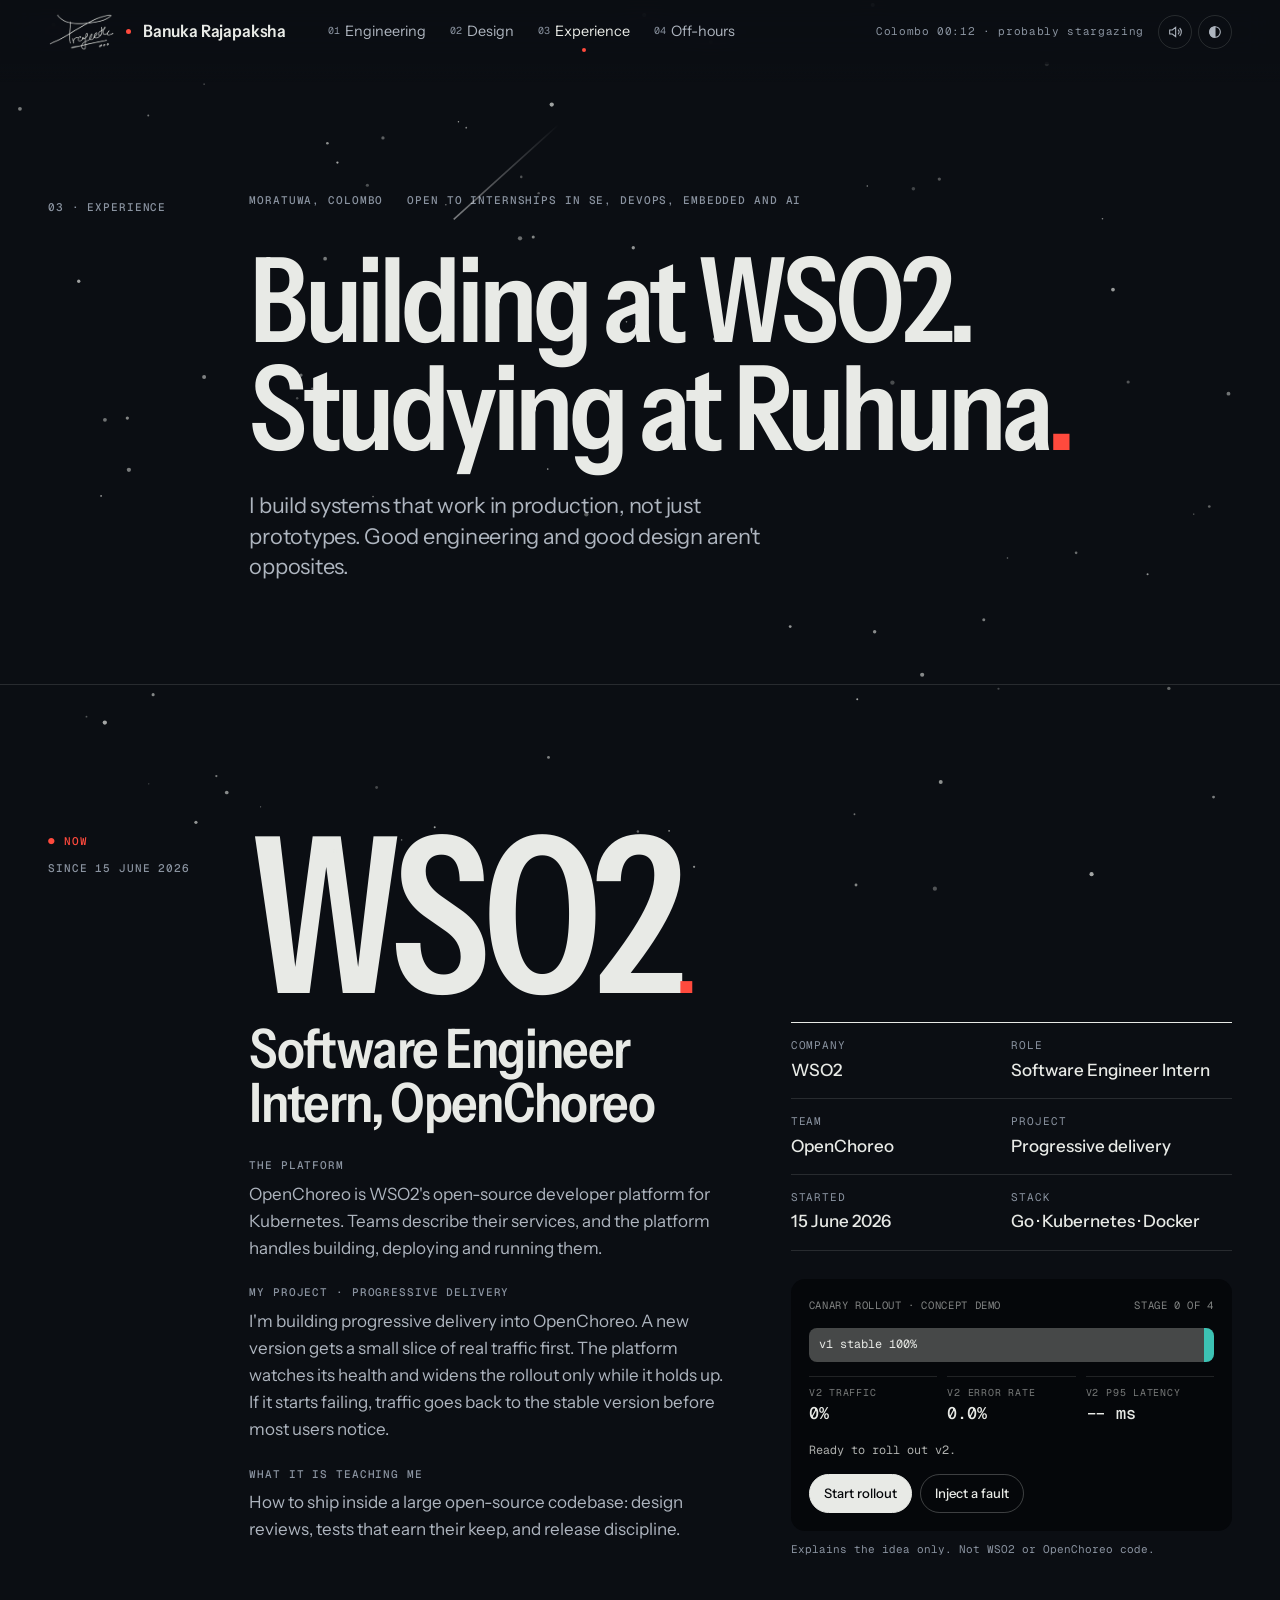
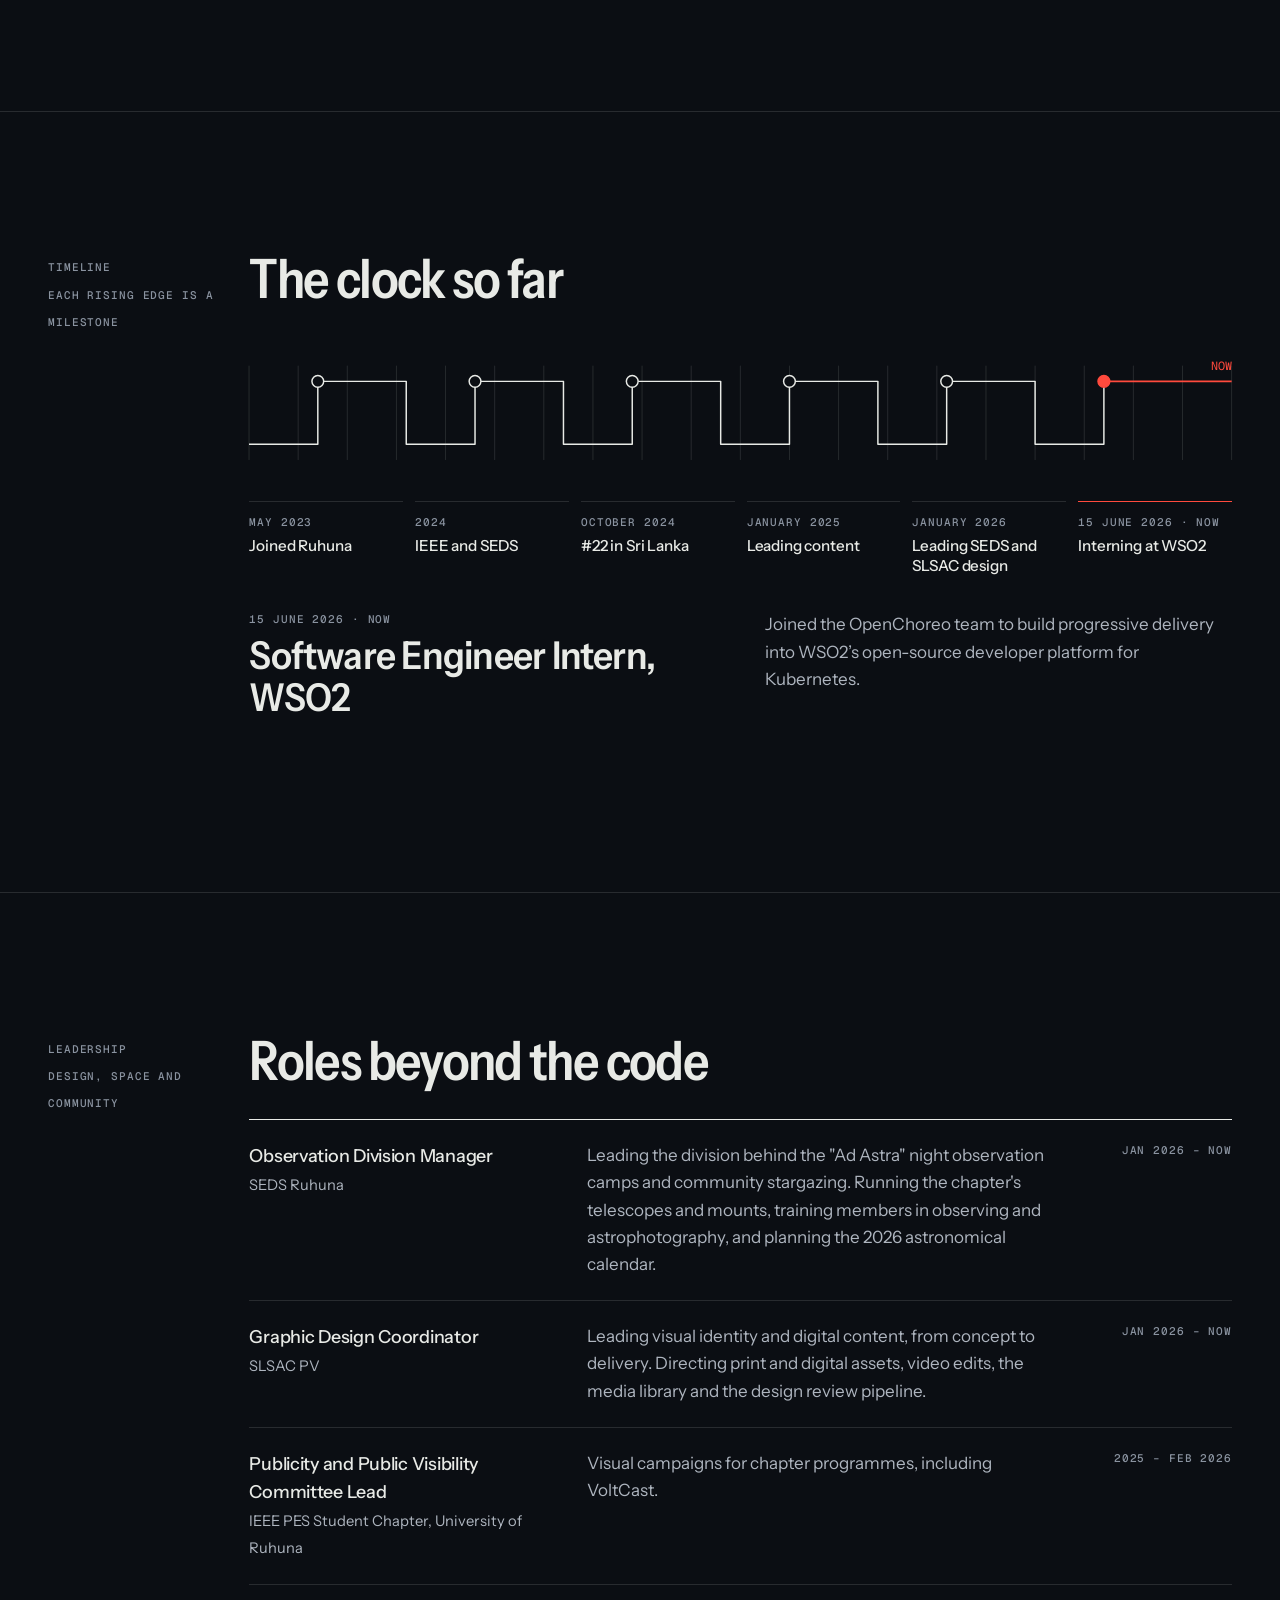
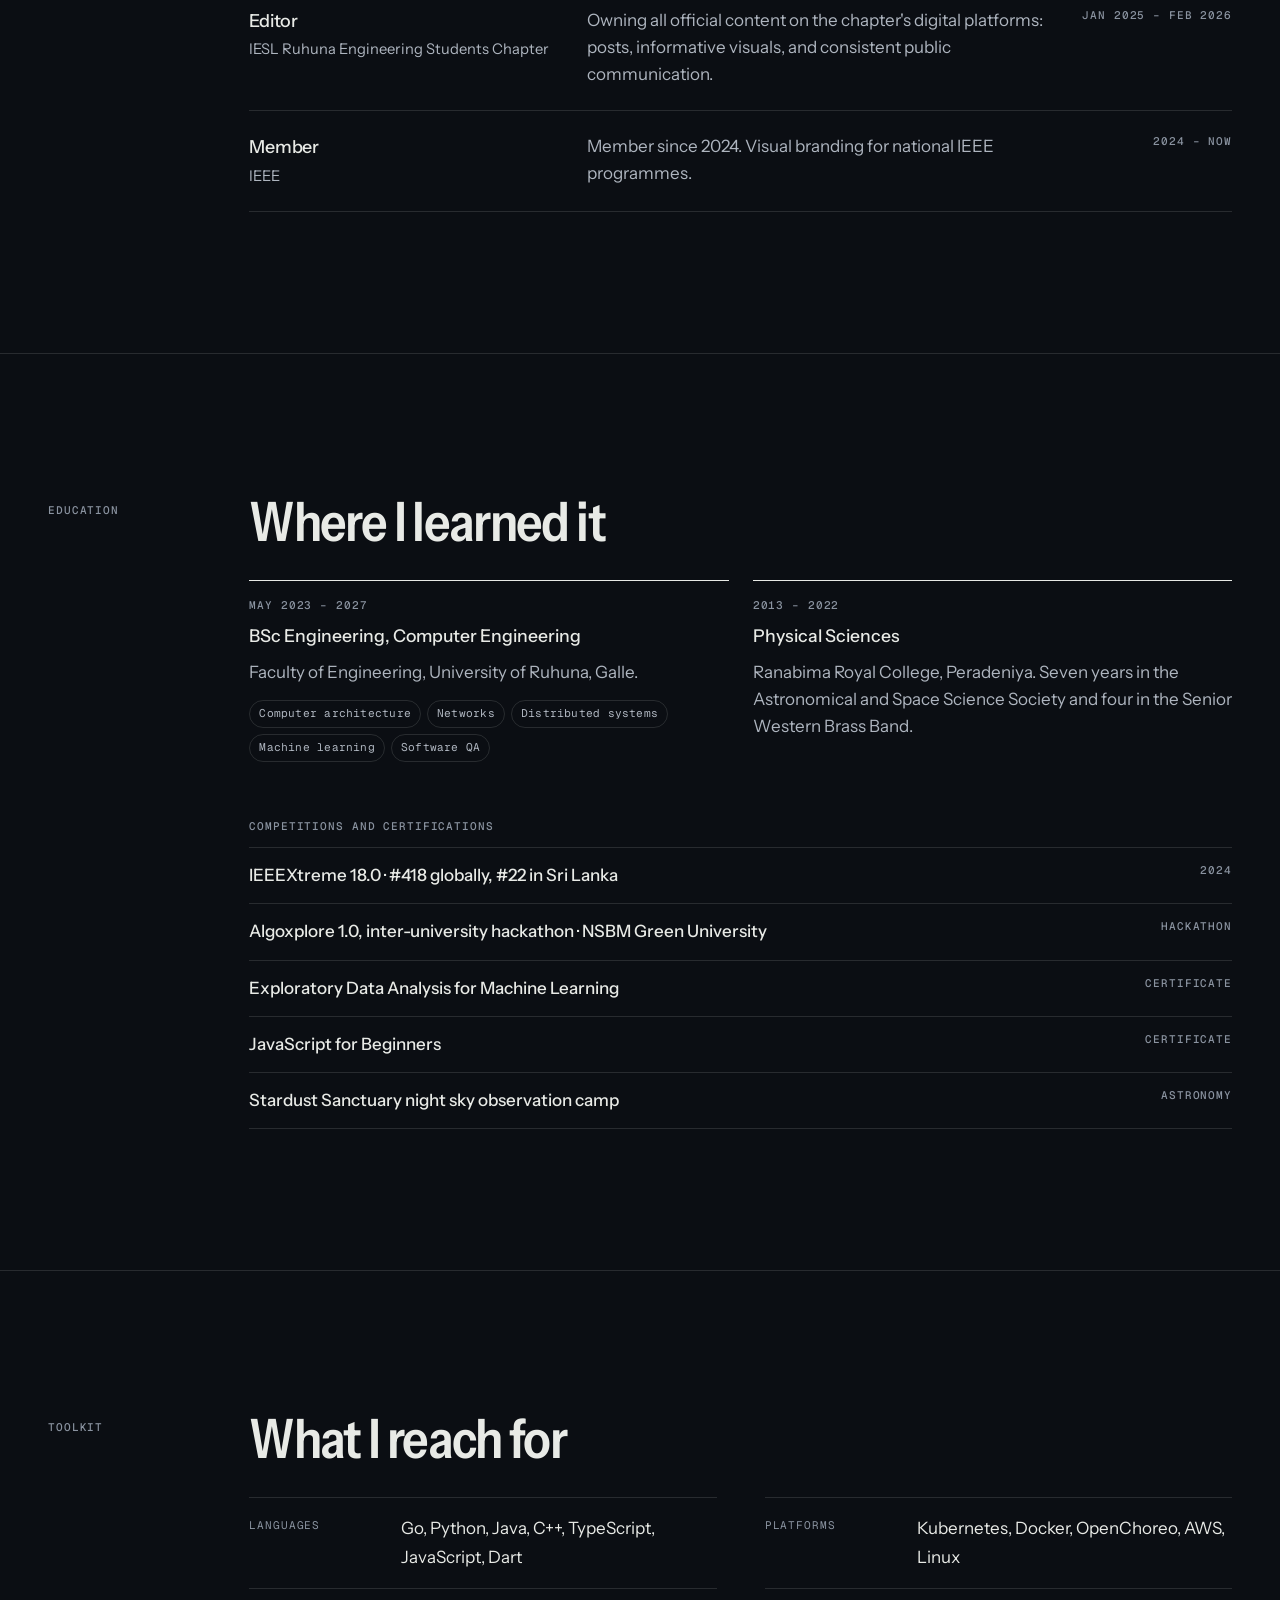
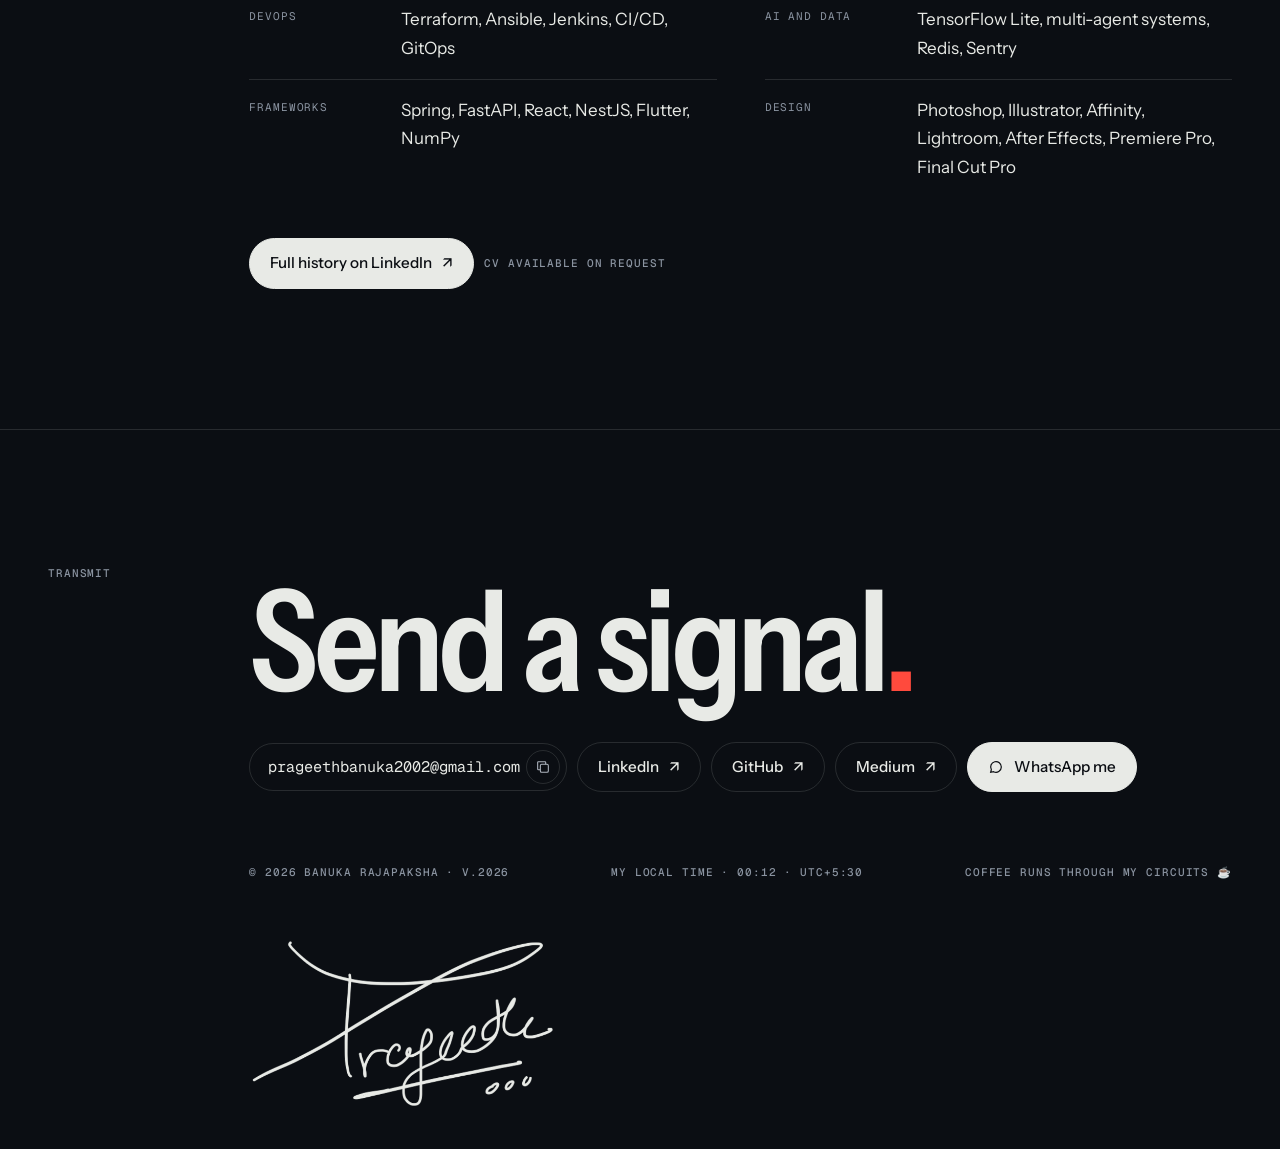
<file: experience.html>
<!doctype html>
<html lang="en">
<head>
<meta charset="utf-8">
<meta name="viewport" content="width=device-width, initial-scale=1, viewport-fit=cover">
<title>Experience · Banuka Rajapaksha</title>
<link rel="preconnect" href="https://fonts.googleapis.com">
<link rel="preconnect" href="https://fonts.gstatic.com" crossorigin>
<link rel="stylesheet" href="https://fonts.googleapis.com/css2?family=Geist+Mono:wght@400;500&family=Instrument+Sans:wdth,wght@75..100,400..700&display=swap">
<link rel="stylesheet" href="assets/site.css?v=20261011g">
<link rel="icon" href="assets/favicon.svg" type="image/svg+xml">
<meta name="theme-color" content="#0B0E13">
<meta name="description" content="Banuka Rajapaksha: computer engineer and designer in Colombo. Software Engineer Intern at WSO2 (OpenChoreo). Coffee runs through my circuits.">
<meta property="og:title" content="Banuka Rajapaksha">
<meta property="og:description" content="Computer engineer and designer. Coffee runs through my circuits.">
<meta property="og:url" content="https://prageethbanuka.github.io/">
<meta property="og:type" content="website">
<meta property="og:image" content="https://prageethbanuka.github.io/assets/og.jpg">
<meta property="og:image:width" content="1200">
<meta property="og:image:height" content="630">
<meta property="og:image:alt" content="Coffee runs through my circuits. Banuka Rajapaksha, engineer and designer.">
<meta name="twitter:card" content="summary_large_image">

<style>
.feature { display: grid; grid-template-columns: minmax(0, 1.1fr) minmax(0, 1fr); gap: 40px 56px; }
@media (max-width: 1000px) { .feature { grid-template-columns: 1fr; } }
.co { font-weight: 600; font-stretch: 78%; letter-spacing: -0.05em; line-height: 0.82; font-size: clamp(5rem, 17vw, 15rem); margin: 0 0 18px; }
.co .dot { font-size: 0.4em; }
.facts { display: grid; grid-template-columns: repeat(2, minmax(0, 1fr)); border-top: 1px solid var(--ink); margin: 0; }
.facts div { padding: 14px 0; border-bottom: 1px solid var(--line); display: grid; gap: 2px; }
.facts div:nth-child(odd) { padding-right: 16px; }
.facts dd { margin: 0; font-weight: 500; }
.facts dt { font-family: var(--f-mono); font-size: 0.6875rem; letter-spacing: 0.08em; text-transform: uppercase; color: var(--ink-3); }
.feature .prose h3 { font-family: var(--f-mono); font-size: 0.6875rem; font-weight: 500; letter-spacing: 0.08em; text-transform: uppercase; color: var(--ink-3); margin: 0 0 6px; }
.feature .prose p { margin-bottom: 22px; }

/* canary demo */
.canary { margin-top: 28px; background: var(--screen); color: var(--screen-ink); border-radius: 14px; padding: 18px; display: grid; gap: 14px; font-family: var(--f-mono); font-size: 0.74rem; }
.canary .top { display: flex; justify-content: space-between; gap: 10px; color: rgba(232,234,230,.55); letter-spacing: 0.06em; text-transform: uppercase; font-size: 0.66rem; }
.split { height: 34px; border-radius: 8px; overflow: hidden; display: flex; background: rgba(232,234,230,.08); }
.split .v1 { background: rgba(232,234,230,.22); display: flex; align-items: center; padding-left: 10px; white-space: nowrap; overflow: hidden; }
.split .v2 { background: #3CC2B4; color: #05070A; display: flex; align-items: center; justify-content: flex-end; padding-right: 10px; white-space: nowrap; overflow: hidden; transition: background-color var(--h); }
.canary.bad .split .v2 { background: #FF4A3D; }
.metrics { display: grid; grid-template-columns: repeat(3, minmax(0, 1fr)); gap: 10px; }
.metrics div { border-top: 1px solid rgba(232,234,230,.12); padding-top: 8px; }
.metrics span { display: block; color: rgba(232,234,230,.5); font-size: 0.62rem; letter-spacing: 0.08em; text-transform: uppercase; }
.metrics b { font-weight: 500; font-size: 1.05rem; font-variant-numeric: tabular-nums; }
.metrics b.e { color: #FF4A3D; }
.canary .msg { color: rgba(232,234,230,.75); min-height: 1.4em; }
.canary .btns { display: flex; flex-wrap: wrap; gap: 8px; }
.canary .btn { background: #E8EAE6; color: #05070A; border-color: #E8EAE6; padding: 8px 14px; font-size: 0.82rem; font-family: var(--f-sans); }
.canary .btn.ghost { background: transparent; color: #E8EAE6; border-color: rgba(232,234,230,.25); }

.clock-wrap svg { width: 100%; height: auto; display: block; overflow: visible; }
.wave { fill: none; stroke: var(--ink); stroke-width: 1.5; stroke-linejoin: round; }
.wave-now { fill: none; stroke: var(--accent); stroke-width: 2; }
.edge-hit { fill: transparent; cursor: pointer; }
.edge-mark { fill: var(--bg); stroke: var(--ink); stroke-width: 1.5; transition: fill var(--q); }
.edge-mark.on { fill: var(--accent); stroke: var(--accent); }
.grid-v { stroke: var(--line); stroke-width: 1; }
.ms { display: grid; grid-template-columns: repeat(6, minmax(0, 1fr)); gap: 12px; margin-top: 18px; }
.ms button { text-align: left; border: 0; border-top: 1px solid var(--line); padding: 12px 0 0; background: none; cursor: pointer; display: grid; gap: 4px; align-content: start; transition: border-color var(--q); }
.ms button[aria-pressed="true"] { border-top-color: var(--accent); }
.ms button b { font-weight: 500; letter-spacing: -0.01em; font-size: 0.95rem; line-height: 1.3; }
.detail { margin-top: 36px; display: grid; grid-template-columns: minmax(0, 1fr) minmax(0, 1fr); gap: 24px 48px; min-height: 140px; }
.detail h3 { font-size: clamp(1.6rem, 3vw, 2.4rem); }
@media (max-width: 860px) { .ms { grid-template-columns: repeat(3, minmax(0, 1fr)); } .detail { grid-template-columns: 1fr; } }

.roles { border-top: 1px solid var(--ink); }
.role { display: grid; grid-template-columns: minmax(0, 1fr) minmax(0, 1.5fr) 150px; gap: 8px 24px; padding: 22px 0; border-bottom: 1px solid var(--line); transition: opacity var(--h); }
.roles:hover .role { opacity: 0.4; } .roles .role:hover { opacity: 1; }
.role b { font-weight: 500; font-size: 1.12rem; letter-spacing: -0.015em; display: block; }
.role .org { color: var(--ink-2); font-size: 0.92rem; }
.role p { margin: 0; color: var(--ink-2); }
.role .when { text-align: right; }
@media (max-width: 860px) { .role { grid-template-columns: 1fr; } .role .when { text-align: left; order: -1; } }

.edu { display: grid; grid-template-columns: minmax(0, 1fr) minmax(0, 1fr); gap: 24px; }
.edu article { border-top: 1px solid var(--ink); padding-top: 16px; display: grid; gap: 8px; align-content: start; }
.edu .gpa { font-weight: 600; font-stretch: 80%; letter-spacing: -0.04em; font-size: clamp(3rem, 6vw, 4.6rem); line-height: 0.9; }
.edu .gpa span { font-size: 0.35em; color: var(--ink-3); letter-spacing: 0; }
.edu p { margin: 0; color: var(--ink-2); }
@media (max-width: 860px) { .edu { grid-template-columns: 1fr; } }
.certs { list-style: none; margin: 0; padding: 0; border-top: 1px solid var(--line); }
.certs li { display: grid; grid-template-columns: minmax(0, 1fr) auto; gap: 12px; padding: 14px 0; border-bottom: 1px solid var(--line); }
.certs li b { font-weight: 500; }

.kit { display: grid; grid-template-columns: repeat(2, minmax(0, 1fr)); gap: 0 48px; }
.kit dl { margin: 0; display: grid; grid-template-columns: 140px minmax(0, 1fr); border-top: 1px solid var(--line); padding: 16px 0; gap: 12px; }
.kit dt { font-family: var(--f-mono); font-size: 0.6875rem; letter-spacing: 0.08em; text-transform: uppercase; color: var(--ink-3); padding-top: 3px; }
.kit dd { margin: 0; line-height: 1.7; }
@media (max-width: 860px) { .kit { grid-template-columns: 1fr; } .kit dl { grid-template-columns: 110px minmax(0, 1fr); } }
</style>
<script>try { const t = localStorage.getItem('br-theme'); if (t) document.documentElement.dataset.theme = t; } catch (e) {}</script>
<script data-goatcounter="https://banuka.goatcounter.com/count" async src="https://gc.zgo.at/count.js"></script>
</head>
<body>
<script src="assets/site.js?v=20261011g"></script>
<script>BR.nav('experience')</script>

<main>
  <section class="wrap page-head">
    <div class="grid">
      <div class="hang"><span class="label">03 · Experience</span></div>
      <div class="main">
        <div class="meta-row"><span class="label">Moratuwa, Colombo</span><span class="label">Open to internships in SE, DevOps, Embedded and AI</span></div>
        <h1 class="display">Building at WSO2. Studying at Ruhuna<span class="dot">.</span></h1>
        <p class="lede">I build systems that <mark class="hl">work in production</mark>, not just prototypes. Good engineering and good design aren't opposites.</p>
      </div>
    </div>
  </section>

  <!-- WSO2 -->
  <section class="wrap section" aria-labelledby="wso2-h">
    <div class="grid">
      <div class="hang"><span class="label" style="color:var(--accent)">● Now</span><br><span class="label">Since 15 June 2026</span></div>
      <div class="main">
        <p class="co" aria-hidden="true">WSO2<span class="dot">.</span></p>
        <div class="feature">
          <div class="prose">
            <h2 class="h2" id="wso2-h" style="color:var(--ink);margin-bottom:28px">Software Engineer Intern, OpenChoreo</h2>
            <h3 class="m-hide">The platform</h3>
            <p class="m-hide">OpenChoreo is WSO2's open-source developer platform for Kubernetes. Teams describe their services, and the platform handles building, deploying and running them.</p>
            <h3>My project · Progressive delivery</h3>
            <p>I'm building progressive delivery into OpenChoreo. A new version gets a small slice of real traffic first. The platform watches its health and widens the rollout only while it holds up. If it starts failing, traffic goes back to the stable version before most users notice.</p>
            <h3 class="m-hide">What it is teaching me</h3>
            <p class="m-hide">How to ship inside a large open-source codebase: design reviews, tests that earn their keep, and release discipline.</p>
          </div>
          <div>
            <dl class="facts">
              <div><dt>Company</dt><dd>WSO2</dd></div>
              <div><dt>Role</dt><dd>Software Engineer Intern</dd></div>
              <div><dt>Team</dt><dd>OpenChoreo</dd></div>
              <div><dt>Project</dt><dd>Progressive delivery</dd></div>
              <div><dt>Started</dt><dd>15 June 2026</dd></div>
              <div><dt>Stack</dt><dd>Go · Kubernetes · Docker</dd></div>
            </dl>
            <div class="canary" id="canary">
              <div class="top"><span>Canary rollout · concept demo</span><span id="cStage">Stage 0 of 4</span></div>
              <div class="split"><div class="v1" id="cV1">v1 stable 100%</div><div class="v2" id="cV2"></div></div>
              <div class="metrics">
                <div><span>v2 traffic</span><b id="cT">0%</b></div>
                <div><span>v2 error rate</span><b id="cE">0.0%</b></div>
                <div><span>v2 p95 latency</span><b id="cL">-- ms</b></div>
              </div>
              <div class="msg" id="cMsg">Ready to roll out v2.</div>
              <div class="btns"><button class="btn" type="button" id="cGo">Start rollout</button><button class="btn ghost" type="button" id="cBad" disabled>Inject a fault</button></div>
            </div>
            <p class="note" style="font-family:var(--f-mono);font-size:.6875rem;color:var(--ink-3);margin-top:10px">Explains the idea only. Not WSO2 or OpenChoreo code.</p>
          </div>
        </div>
      </div>
    </div>
  </section>

  <!-- TIMELINE -->
  <section class="wrap section" aria-labelledby="tl-h">
    <div class="grid">
      <div class="hang"><span class="label">Timeline</span><br><span class="label">Each rising edge is a milestone</span></div>
      <div class="main">
        <h2 class="h2" id="tl-h" style="margin-bottom:40px">The clock so far</h2>
        <div class="clock-wrap"><svg id="wave" viewBox="0 0 1000 140" aria-hidden="true"></svg></div>
        <div class="ms" id="ms" role="group" aria-label="Milestones"></div>
        <div class="detail" aria-live="polite">
          <div><div class="label" id="dWhen"></div><h3 class="h3" id="dTitle" style="margin-top:6px"></h3></div>
          <p class="prose" id="dText" style="margin:0"></p>
        </div>
      </div>
    </div>
  </section>

  <!-- LEADERSHIP -->
  <section class="wrap section" aria-labelledby="lead-h">
    <div class="grid">
      <div class="hang"><span class="label">Leadership</span><br><span class="label">Design, space and community</span></div>
      <div class="main">
        <h2 class="h2" id="lead-h" style="margin-bottom:32px">Roles beyond the code</h2>
        <div class="roles">
          <div class="role"><div><b>Observation Division Manager</b><span class="org">SEDS Ruhuna</span></div><p>Leading the division behind the "Ad Astra" night observation camps and community stargazing. Running the chapter's telescopes and mounts, training members in observing and astrophotography, and planning the 2026 astronomical calendar.</p><span class="label when">Jan 2026 – now</span></div>
          <div class="role"><div><b>Graphic Design Coordinator</b><span class="org">SLSAC PV</span></div><p>Leading visual identity and digital content, from concept to delivery. Directing print and digital assets, video edits, the media library and the design review pipeline.</p><span class="label when">Jan 2026 – now</span></div>
          <div class="role"><div><b>Publicity and Public Visibility Committee Lead</b><span class="org">IEEE PES Student Chapter, University of Ruhuna</span></div><p>Visual campaigns for chapter programmes, including VoltCast.</p><span class="label when">2025 – Feb 2026</span></div>
          <div class="role"><div><b>Editor</b><span class="org">IESL Ruhuna Engineering Students Chapter</span></div><p>Owning all official content on the chapter's digital platforms: posts, informative visuals, and consistent public communication.</p><span class="label when">Jan 2025 – Feb 2026</span></div>
          <div class="role"><div><b>Member</b><span class="org">IEEE</span></div><p>Member since 2024. Visual branding for national IEEE programmes.</p><span class="label when">2024 – now</span></div>
        </div>
      </div>
    </div>
  </section>

  <!-- EDUCATION -->
  <section class="wrap section" aria-labelledby="edu-h">
    <div class="grid">
      <div class="hang"><span class="label">Education</span></div>
      <div class="main">
        <h2 class="h2" id="edu-h" style="margin-bottom:32px">Where I learned it</h2>
        <div class="edu">
          <article>
            <span class="label">May 2023 – 2027</span>
            <b style="font-weight:500;font-size:1.1rem">BSc Engineering, Computer Engineering</b>
            <p>Faculty of Engineering, University of Ruhuna, Galle.</p>
            <div class="chips" style="margin-top:6px"><span class="chip">Computer architecture</span><span class="chip">Networks</span><span class="chip">Distributed systems</span><span class="chip">Machine learning</span><span class="chip">Software QA</span></div>
          </article>
          <article>
            <span class="label">2013 – 2022</span>
            <b style="font-weight:500;font-size:1.1rem">Physical Sciences</b>
            <p>Ranabima Royal College, Peradeniya. Seven years in the Astronomical and Space Science Society and four in the Senior Western Brass Band.</p>
          </article>
        </div>
        <h3 class="label" style="margin:56px 0 12px">Competitions and certifications</h3>
        <ul class="certs">
          <li><b>IEEEXtreme 18.0 · #418 globally, #22 in Sri Lanka</b><span class="label">2024</span></li>
          <li><b>Algoxplore 1.0, inter-university hackathon · NSBM Green University</b><span class="label">Hackathon</span></li>
          <li><b>Exploratory Data Analysis for Machine Learning</b><span class="label">Certificate</span></li>
          <li><b>JavaScript for Beginners</b><span class="label">Certificate</span></li>
          <li><b>Stardust Sanctuary night sky observation camp</b><span class="label">Astronomy</span></li>
        </ul>
      </div>
    </div>
  </section>

  <!-- TOOLKIT -->
  <section class="wrap section" aria-labelledby="kit-h">
    <div class="grid">
      <div class="hang"><span class="label">Toolkit</span></div>
      <div class="main">
        <h2 class="h2" id="kit-h" style="margin-bottom:32px">What I reach for</h2>
        <div class="kit">
          <dl><dt>Languages</dt><dd>Go, Python, Java, C++, TypeScript, JavaScript, Dart</dd></dl>
          <dl><dt>Platforms</dt><dd>Kubernetes, Docker, OpenChoreo, AWS, Linux</dd></dl>
          <dl><dt>DevOps</dt><dd>Terraform, Ansible, Jenkins, CI/CD, GitOps</dd></dl>
          <dl><dt>AI and data</dt><dd>TensorFlow Lite, multi-agent systems, Redis, Sentry</dd></dl>
          <dl><dt>Frameworks</dt><dd>Spring, FastAPI, React, NestJS, Flutter, NumPy</dd></dl>
          <dl><dt>Design</dt><dd>Photoshop, Illustrator, Affinity, Lightroom, After Effects, Premiere Pro, Final Cut Pro</dd></dl>
        </div>
        <div class="tx-row" style="margin-top:40px">
          <a class="btn" href="https://www.linkedin.com/in/banuka-rajapaksha" target="_blank" rel="noopener">Full history on LinkedIn <span class="arr">↗</span></a>
          <span class="label">CV available on request</span>
        </div>
      </div>
    </div>
  </section>
</main>

<script>BR.footer()</script>

<script>
(() => {
const { blip, Spring, reduce } = BR;
// leadership rows: tap to expand on phones
document.querySelectorAll('.role').forEach(r => {
  r.setAttribute('tabindex', '0'); r.setAttribute('role', 'button'); r.setAttribute('aria-expanded', 'false');
  const t = () => { const o = !r.classList.contains('open'); r.classList.toggle('open', o); r.setAttribute('aria-expanded', o); };
  r.addEventListener('click', t); r.addEventListener('keydown', e => { if (e.key === 'Enter' || e.key === ' ') { e.preventDefault(); t(); } });
});

/* ---------- canary rollout (concept) ---------- */
{
  const STEPS = [5, 25, 50, 100];
  const box = document.getElementById('canary'), v1 = document.getElementById('cV1'), v2 = document.getElementById('cV2');
  const go = document.getElementById('cGo'), bad = document.getElementById('cBad');
  const T = document.getElementById('cT'), E = document.getElementById('cE'), L = document.getElementById('cL'), M = document.getElementById('cMsg'), SG = document.getElementById('cStage');
  const share = new Spring(0, { damping: 1, response: 0.5 }).on(x => {
    const p = Math.max(0, Math.min(100, x));
    v1.style.width = (100 - p) + '%'; v2.style.width = p + '%';
    v1.textContent = p < 88 ? `v1 stable ${Math.round(100 - p)}%` : ''; v2.textContent = p > 14 ? `v2 ${Math.round(p)}%` : '';
    T.textContent = Math.round(p) + '%';
  });
  share.set(0);
  let timer = null, stage = 0, fault = false, err = 0;
  const tick = () => {
    err = fault ? Math.min(9, err + 1.6 + Math.random()) : Math.max(0.1, 0.1 + Math.random() * 0.3);
    E.textContent = err.toFixed(1) + '%'; E.className = err > 2 ? 'e' : '';
    L.textContent = Math.round((fault ? 420 : 118) + Math.random() * 30) + ' ms'; L.className = fault ? 'e' : '';
    if (fault && err > 2) return rollback();
  };
  function rollback() {
    clearInterval(timer); timer = null; box.classList.add('bad');
    M.textContent = `Error rate ${err.toFixed(1)}% is over the 2% limit. Rolling back to v1.`; SG.textContent = 'Rolled back';
    share.to(0, { damping: 1, response: 0.45, then: () => { M.textContent = 'Rolled back. Only a small slice of users ever saw v2.'; box.classList.remove('bad'); } });
    go.textContent = 'Start again'; go.disabled = false; bad.disabled = true; blip('tone');
  }
  function next() {
    if (stage >= STEPS.length) { clearInterval(timer); timer = null; M.textContent = 'v2 is healthy at 100%. Rollout complete.'; go.textContent = 'Start again'; go.disabled = false; bad.disabled = true; blip('tone'); return; }
    share.to(STEPS[stage], { damping: 1, response: 0.5 }); SG.textContent = `Stage ${stage + 1} of 4`;
    M.textContent = `Sending ${STEPS[stage]}% of traffic to v2. Watching health for one interval…`; stage++; blip('tick');
  }
  go.addEventListener('click', () => {
    fault = false; err = 0; stage = 0; box.classList.remove('bad'); share.set(0);
    go.disabled = true; bad.disabled = false; next();
    let n = 0; clearInterval(timer);
    timer = setInterval(() => { tick(); if (!timer) return; if (++n % 4 === 0) next(); }, reduce() ? 300 : 625);
  });
  bad.addEventListener('click', () => { fault = true; bad.disabled = true; M.textContent = 'Fault injected into v2. Watching…'; });
}

/* ---------- clock timeline ---------- */
const M = [
  { when: 'May 2023', title: 'Started Computer Engineering, University of Ruhuna', short: 'Joined Ruhuna', text: 'Began a BSc in Engineering at the Faculty of Engineering in Galle, where hardware meets software. Expected to graduate in 2027.' },
  { when: '2024', title: 'IEEE member, SEDS Ruhuna observer', short: 'IEEE and SEDS', text: 'Joined IEEE and the Observation Division of SEDS Ruhuna, bringing a school-days love of astronomy to university.' },
  { when: 'October 2024', title: 'IEEEXtreme 18.0', short: '#22 in Sri Lanka', text: '24 hours of competitive programming against more than 17,000 teams. Finished #418 worldwide and #22 in Sri Lanka.' },
  { when: 'January 2025', title: 'Editor, IESL. Publicity lead, IEEE PES', short: 'Leading content', text: 'Took over official content for the IESL Ruhuna chapter and led publicity for the IEEE PES Student Chapter, including the VoltCast campaign.' },
  { when: 'January 2026', title: 'Observation Division Manager, SEDS Ruhuna', short: 'Leading SEDS and SLSAC design', text: 'Took charge of the SEDS Ruhuna Observation Division and became Graphic Design Coordinator for SLSAC PV.' },
  { when: '15 June 2026 · Now', title: 'Software Engineer Intern, WSO2', short: 'Interning at WSO2', text: 'Joined the OpenChoreo team to build progressive delivery into WSO2’s open-source developer platform for Kubernetes.' },
];
const X = [70, 230, 390, 550, 710, 870], LO = 100, HI = 36;
const svg = document.getElementById('wave');
let d = `M0 ${LO}`;
X.forEach((x, i) => { d += ` H${x} V${HI}`; if (i < X.length - 1) d += ` H${x + 90} V${LO}`; });
const grid = Array.from({ length: 21 }, (_, i) => `<line class="grid-v" x1="${i * 50}" y1="20" x2="${i * 50}" y2="116"/>`).join('');
svg.innerHTML = `${grid}<path class="wave" d="${d}"/><path class="wave-now" d="M${X[5]} ${HI} H1000"/>` +
  X.map((x, i) => `<circle class="edge-mark" data-i="${i}" cx="${x}" cy="${HI}" r="6"/><rect class="edge-hit" data-i="${i}" x="${x - 30}" y="10" width="60" height="110"/>`).join('') +
  `<text x="1000" y="24" text-anchor="end" font-family="Geist Mono, monospace" font-size="12" fill="var(--accent)">NOW</text>`;
const ms = document.getElementById('ms');
ms.innerHTML = M.map((m, i) => `<button type="button" data-i="${i}" aria-pressed="false"><span class="label">${m.when}</span><b>${m.short}</b></button>`).join('');
function pick(i, quiet) {
  const m = M[i];
  document.getElementById('dWhen').textContent = m.when;
  document.getElementById('dTitle').textContent = m.title;
  document.getElementById('dText').textContent = m.text;
  svg.querySelectorAll('.edge-mark').forEach(c => c.classList.toggle('on', +c.dataset.i === i));
  ms.querySelectorAll('button').forEach(b => b.setAttribute('aria-pressed', +b.dataset.i === i));
  if (!quiet) blip('tick');
}
svg.addEventListener('pointerover', e => { const t = e.target.closest('[data-i]'); if (t) pick(+t.dataset.i); });
svg.addEventListener('click', e => { const t = e.target.closest('[data-i]'); if (t) pick(+t.dataset.i); });
ms.addEventListener('click', e => { const b = e.target.closest('button'); if (b) pick(+b.dataset.i); });
ms.addEventListener('focusin', e => { const b = e.target.closest('button'); if (b) pick(+b.dataset.i, true); });
pick(5, true);
})();
</script>
</body>
</html>
</file>
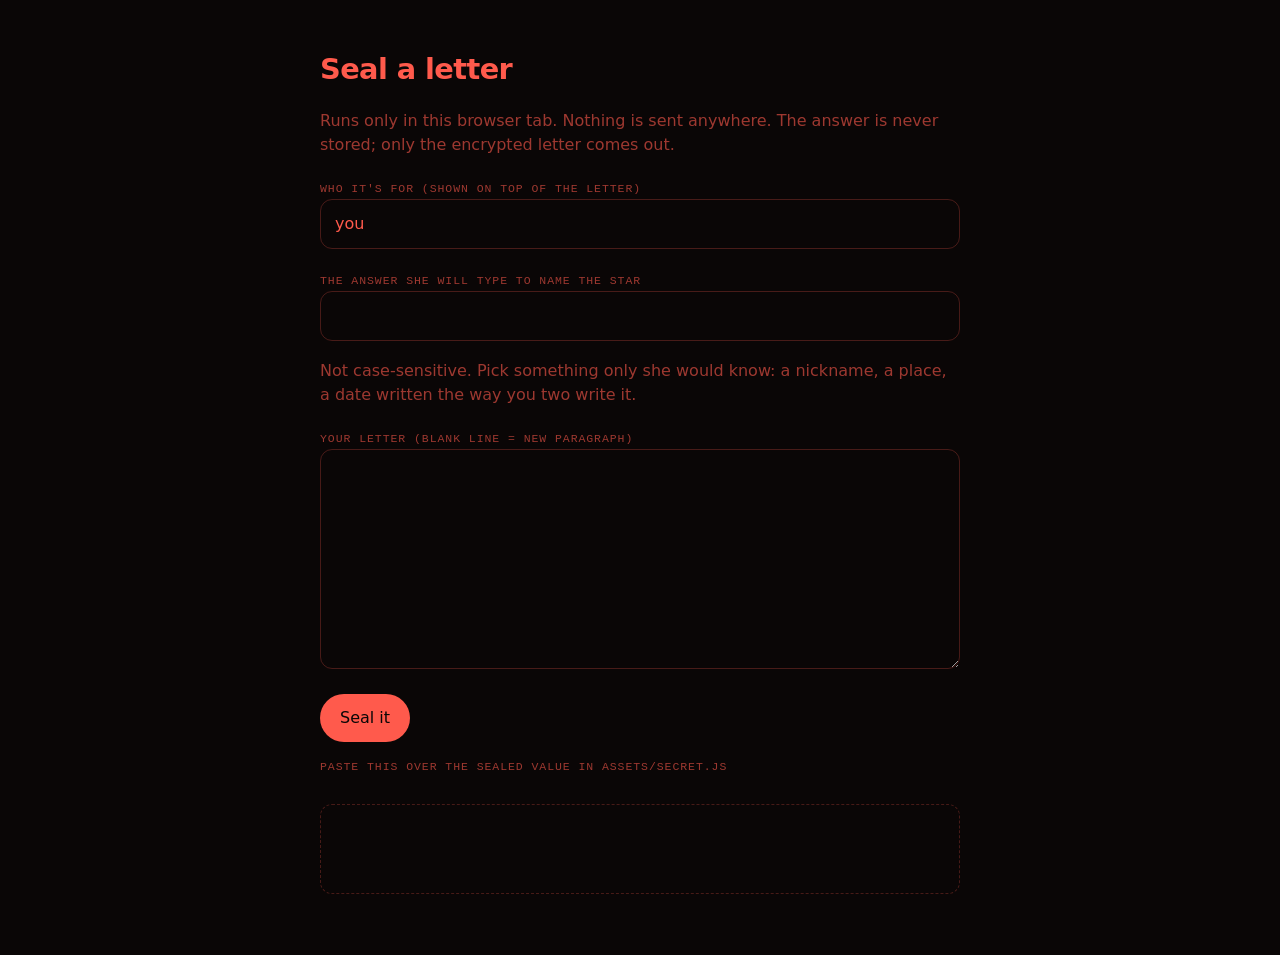
<file: tools/seal.html>
<!doctype html>
<html lang="en">
<head>
<meta charset="utf-8">
<meta name="viewport" content="width=device-width, initial-scale=1">
<title>Seal a letter</title>
<style>
  :root { color-scheme: dark; --bg: #0A0606; --ink: #FF5A4C; --dim: rgba(255,90,76,.6); --line: rgba(255,90,76,.25); }
  body { margin: 0; background: var(--bg); color: var(--ink); font: 16px/1.5 ui-sans-serif, system-ui, -apple-system, sans-serif; }
  main { max-width: 640px; margin: 0 auto; padding: 48px 20px; display: grid; gap: 18px; }
  h1 { margin: 0; font-size: 1.8rem; letter-spacing: -0.02em; }
  p { margin: 0; color: var(--dim); }
  label { font: 500 .72rem ui-monospace, Menlo, monospace; letter-spacing: .08em; text-transform: uppercase; color: var(--dim); }
  input, textarea { width: 100%; box-sizing: border-box; font: inherit; color: var(--ink); background: transparent; border: 1px solid var(--line); border-radius: 12px; padding: 12px 14px; }
  textarea { min-height: 220px; resize: vertical; }
  button { justify-self: start; font: inherit; padding: 12px 20px; border-radius: 999px; border: 0; background: var(--ink); color: var(--bg); cursor: pointer; }
  pre { white-space: pre-wrap; word-break: break-all; font: .78rem ui-monospace, Menlo, monospace; border: 1px dashed var(--line); border-radius: 12px; padding: 14px; min-height: 60px; }
</style>
</head>
<body>
<main>
  <h1>Seal a letter</h1>
  <p>Runs only in this browser tab. Nothing is sent anywhere. The answer is never stored; only the encrypted letter comes out.</p>
  <div><label for="to">Who it's for (shown on top of the letter)</label><input id="to" value="you"></div>
  <div><label for="ans">The answer she will type to name the star</label><input id="ans" autocomplete="off"></div>
  <p>Not case-sensitive. Pick something only she would know: a nickname, a place, a date written the way you two write it.</p>
  <div><label for="letter">Your letter (blank line = new paragraph)</label><textarea id="letter"></textarea></div>
  <button id="go" type="button">Seal it</button>
  <label for="out">Paste this over the SEALED value in assets/secret.js</label>
  <pre id="out"></pre>
</main>
<script>
document.getElementById('go').addEventListener('click', async () => {
  const ans = document.getElementById('ans').value, letter = document.getElementById('letter').value, to = document.getElementById('to').value || 'you';
  const out = document.getElementById('out');
  if (!ans.trim() || !letter.trim()) { out.textContent = 'Fill in the answer and the letter first.'; return; }
  const enc = new TextEncoder(), b64 = u => btoa(String.fromCharCode(...u));
  const salt = crypto.getRandomValues(new Uint8Array(16)), iv = crypto.getRandomValues(new Uint8Array(12));
  const base = await crypto.subtle.importKey('raw', enc.encode(ans.trim().toLowerCase().normalize('NFKC')), 'PBKDF2', false, ['deriveKey']);
  const key = await crypto.subtle.deriveKey({ name: 'PBKDF2', salt, iterations: 250000, hash: 'SHA-256' }, base, { name: 'AES-GCM', length: 256 }, false, ['encrypt']);
  const ct = new Uint8Array(await crypto.subtle.encrypt({ name: 'AES-GCM', iv }, key, enc.encode(JSON.stringify({ to, letter }))));
  out.textContent = JSON.stringify({ salt: b64(salt), iv: b64(iv), data: b64(ct) });
});
</script>
</body>
</html>
</file>
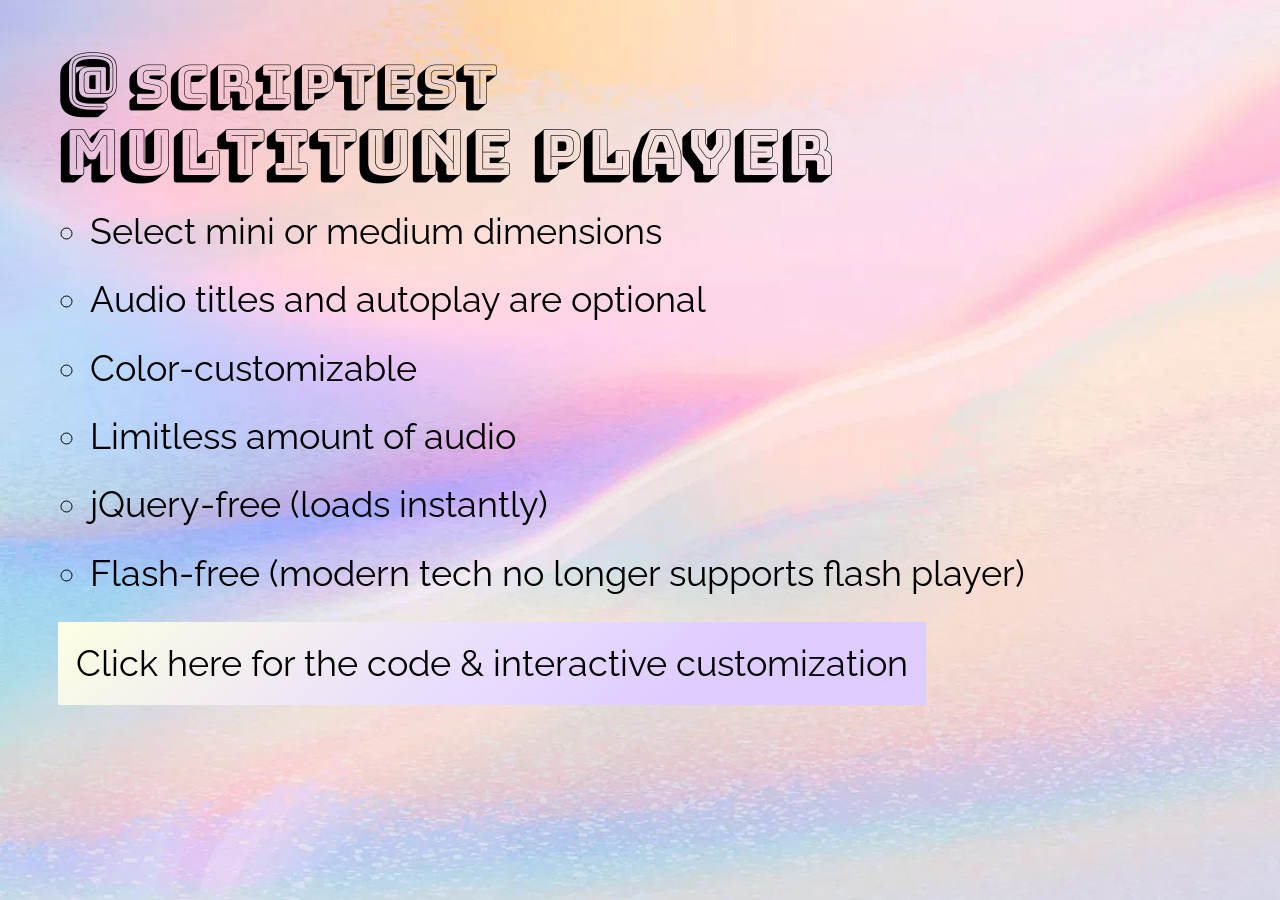
<file: sp/mtp/main.html>
<!DOCTYPE html>
<html>
    <head>
        <!--


Code by Maddie Kahlon


Attributions:
• Background → Aum (Rawpixel)
• Favicon → PxHere
• Fonts → Bungee Shade & Raleway (Google Fonts)


-->
        <title>彡</title>
        <meta charset="utf-8">
        <meta name="viewport" content="width=device-width, initial-scale=1, maximum-scale=1, user-scalable=yes">
        <link rel="icon" type="image/png" href="assets/favi.png">
        <link href="https://fonts.googleapis.com/css?family=Bungee+Shade|Raleway" rel="stylesheet">
        <style>
            body {
                margin: 0;
                padding: 0;
                font-family: 'Raleway', sans-serif;
                font-size: 4vmin;
                line-height: 170%;
                background-image: url(assets/wp.png);
                background-attachment: fixed;
                background-size: cover;
                color: #000;
            }

            #container {
                margin: 4% 4.5%;
            }

            a {
                color: #000;
            }

            [class^="hvr-"] {
                padding: 0.3em 0.5em 0.3em 0.5em;
                cursor: pointer;
                background: linear-gradient(141deg, #FDFFE2 0%, #E8DBFF 51%, #DECBFF 75%);
                text-decoration: none;
                color: #000;
                -webkit-tap-highlight-color: rgba(0, 0, 0, 0);
            }

            .hvr-wobble-top {
                display: inline-block;
                vertical-align: middle;
                transform: translateZ(0);
                box-shadow: 0 0 1px rgba(0, 0, 0, 0);
                transform-origin: 0 100%;
                backface-visibility: hidden;
                -webkit-backface-visibility: hidden;
                -webkit-transform: translateZ(0);
                -moz-osx-font-smoothing: grayscale;
                -webkit-transform-origin: 0 100%;
            }

            .hvr-wobble-top:hover,
            .hvr-wobble-top:focus,
            .hvr-wobble-top:active {
                -webkit-animation-name: hvr-wobble-top;
                animation-name: hvr-wobble-top;
                -webkit-animation-duration: 1s;
                animation-duration: 1s;
                -webkit-animation-timing-function: ease-in-out;
                animation-timing-function: ease-in-out;
                -webkit-animation-iteration-count: 1;
                animation-iteration-count: 1;
            }

            @keyframes hvr-wobble-top {
                16.65% {
                    -webkit-transform: skew(-12deg);
                    transform: skew(-12deg);
                }

                33.3% {
                    -webkit-transform: skew(10deg);
                    transform: skew(10deg);
                }

                49.95% {
                    -webkit-transform: skew(-6deg);
                    transform: skew(-6deg);
                }

                66.6% {
                    -webkit-transform: skew(4deg);
                    transform: skew(4deg);
                }

                83.25% {
                    -webkit-transform: skew(-2deg);
                    transform: skew(-2deg);
                }

                100% {
                    -webkit-transform: skew(0);
                    transform: skew(0);
                }
            }

            p {
                margin: 0.5em 0;
            }

            ul,
            li {
                padding: 0;
                margin: 0.2em 0.45em;
                list-style-type: circle;
            }

            h1 {
                color: #000;
                display: inline;
                font-weight: normal;
                font-size: 7vmin;
                font-family: 'Bungee Shade', cursive;
            }

            h2 {
                color: #000;
                display: inline;
                font-weight: normal;
                font-size: 6vmin;
                font-family: 'Bungee Shade', cursive;
            }

            h3 {
                color: #000;
                display: inline;
                font-weight: normal;
                font-size: 7vmin;
                font-family: 'Bungee Shade', cursive;
            }

            ::selection {
                background: #000;
                color: #E3D4FF;
            }

            ::-moz-selection {
                background: #000;
                color: #E3D4FF;
            }
        </style>
    </head>
    <body>
        <div id="container">
            <h1>@</h1>
            <h2>scriptest</h2>
            <br>
            <h3>MultiTune Player</h3>
            <br>
            <ul>
                <li>Select mini or medium dimensions</li>
                <li>Audio titles and autoplay are optional</li>
                <li>Color-customizable</li>
                <li>Limitless amount of audio</li>
                <li>jQuery-free (loads instantly)</li>
                <li>Flash-free (modern tech no longer supports flash player)</li>
            </ul>
            <p>
                <a href="https://scriptest.github.io/sp/mtp/medium.html" class="hvr-wobble-top">Click here for the code & interactive customization</a>
            </p>
        </div>
    </body>
</html>
</file>
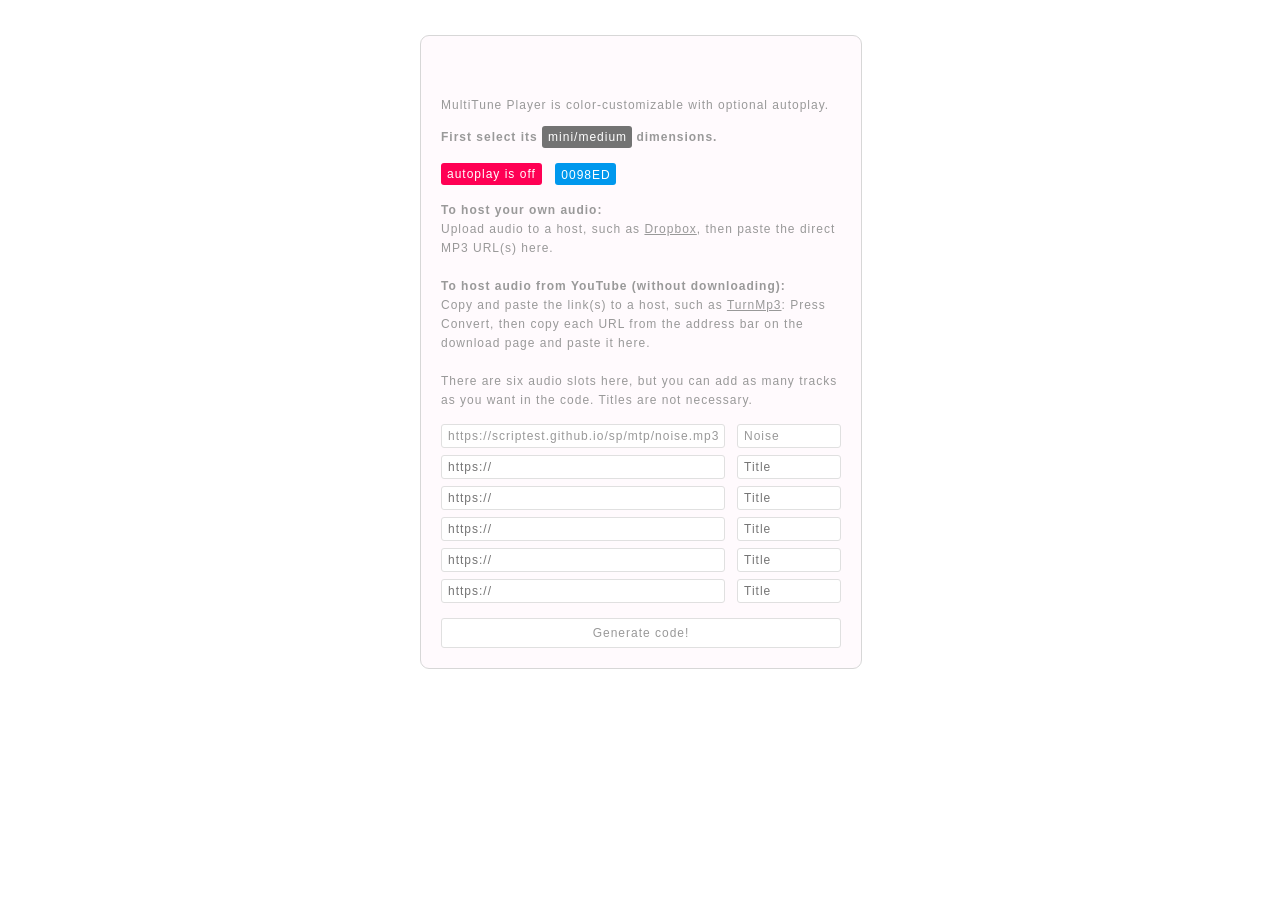
<file: sp/mtp/medium.html>
<!DOCTYPE html>
<html>
    <head>
        <!--


Code by Maddie Kahlon


Attributions:
• Favicon → PxHere
• JavaScript color picker → jscolor


-->
        <title>彡</title>
        <meta charset="UTF-8">
        <meta content="width=device-width, initial-scale=0.9" name="viewport">
        <link rel="icon" type="image/png" href="assets/favi.png">
        <link href="medium.css" rel="stylesheet">
    </head>
    <body onclick="changecolor()" onmousemove="changecolor()">
        <noscript>
            <div style="position: fixed; width: 100%; top: 0px; left: 0px; padding: 5px 0px; background: #000; color: #FFF; text-align: center;">Oh no... Please visit this page from a device with javascript enabled :)</div>
        </noscript>
        <div id="cell">
            <div id="playerbox">
                <script src="https://scriptest.github.io/sp/mtp/multitune-medium-gh.js"></script>
                <div id="mtplayer">
                    <span id="multi-info" style="display: none;">#0098ED off https://scriptest.github.io/sp/mtp/noise.mp3</span>
                    <span id="multi-names" style="display: none;">0,0,Noise</span>
                </div>
            </div>
            <div id="desc"> MultiTune Player is color-customizable with optional autoplay. <br>
                <p></p>
                <b>First select its</b>
                <div id="switch">
                    <a href="https://scriptest.github.io/sp/mtp/mini.html">mini/medium</a>
                </div>
                <b>dimensions.</b>
            </div>
            <div id="index-color-select">
                <div id="color-select">
                    <input type="text" class="jscolor" id="playercolor" value="0098ED">
                </div>
                <div id="autoplay">
                    <input type="submit" value="autoplay is off" id="autobox" onclick="auto()">
                </div>
                <div class="isolate"></div>
                <div id="trackbox">
                    <div id="trackguide">
                        <b>To host your own audio:</b>
                        <br> Upload audio to a host, such as <a href="https://www.dropbox.com/" target="_blank">Dropbox</a>, then paste the direct MP3 URL(s) here. <br>
                        <br>
                        <b>To host audio from YouTube (without downloading):</b>
                        <br> Copy and paste the link(s) to a host, such as <a href="https://www.turnmp3.com/" target="_blank">TurnMp3</a>: Press Convert, then copy each URL from the address bar on the download page and paste it here. <br>
                        <br> There are six audio slots here, but you can add as many tracks as you want in the code. Titles are not necessary.
                    </div>
                    <input id="trackurl1" type="text" value="https://scriptest.github.io/sp/mtp/noise.mp3" placeholder="https://">
                    <input id="trackname1" type="text" value="Noise" placeholder="Title">
                    <input id="trackurl2" type="text" placeholder="https://">
                    <input id="trackname2" type="text" placeholder="Title">
                    <input id="trackurl3" type="text" placeholder="https://">
                    <input id="trackname3" type="text" placeholder="Title">
                    <input id="trackurl4" type="text" placeholder="https://">
                    <input id="trackname4" type="text" placeholder="Title">
                    <input id="trackurl5" type="text" placeholder="https://">
                    <input id="trackname5" type="text" placeholder="Title">
                    <input id="trackurl6" type="text" placeholder="https://">
                    <input id="trackname6" type="text" placeholder="Title">
                    <div class="isolate"></div>
                </div>
                <input id="generate" type="submit" value="Generate code!" onclick="generate()">
            </div>
            <textarea id="code1" spellcheck="false"></textarea>
            <textarea id="code2" spellcheck="false"></textarea>
        </div>
    <script src="generate-medium.js"></script>
    <script src="jscolor.js"></script>
    </body>
</html>
</file>
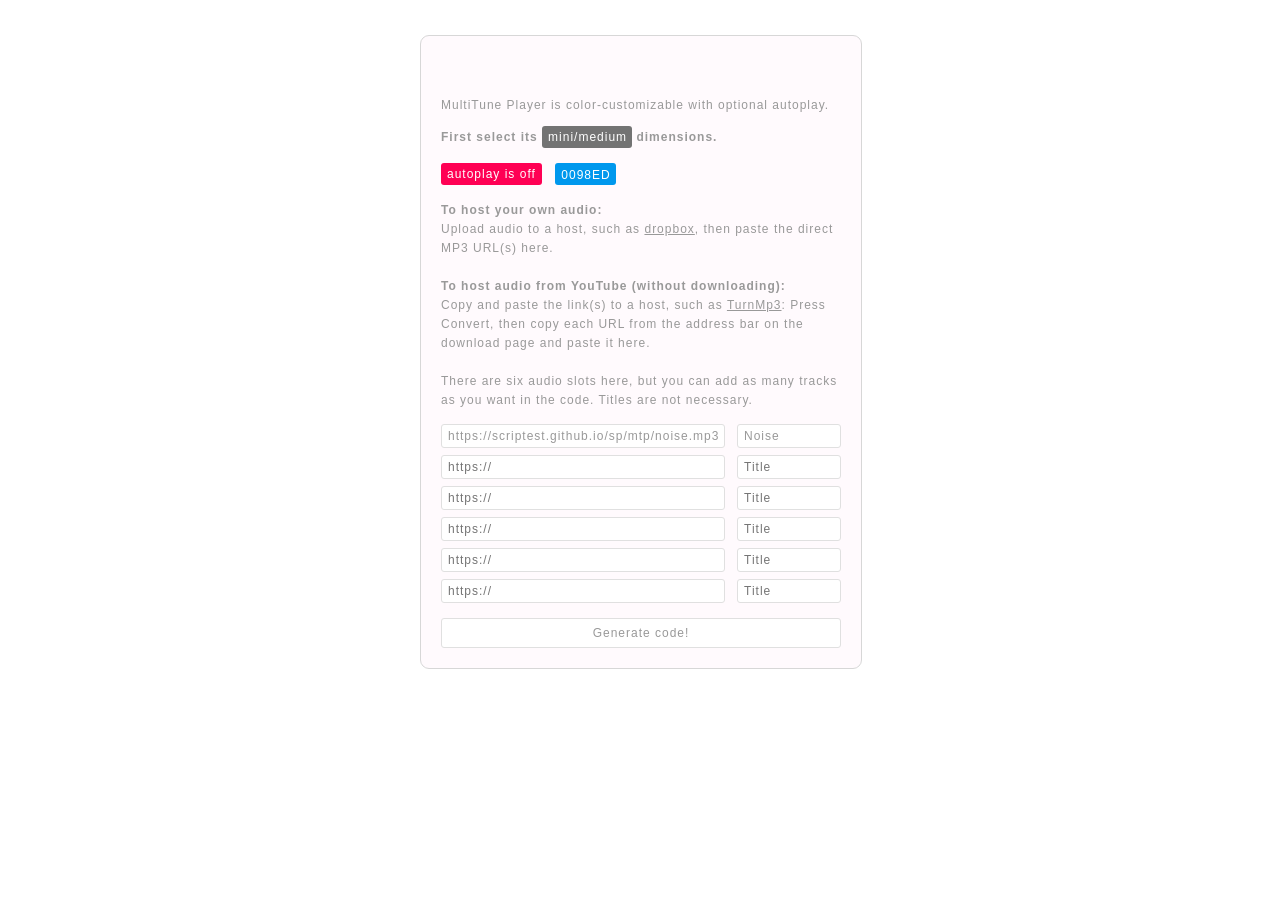
<file: sp/mtp/mini.html>
<!DOCTYPE html>
<html>
    <head>
        <!--


Code by Maddie Kahlon


Attributions:
• Favicon → PxHere
• JavaScript color picker → jscolor


-->
        <title>彡</title>
        <meta charset="UTF-8">
        <meta name="viewport" content="width=device-width, initial-scale=0.9">
        <link rel="icon" type="image/png" href="assets/favi.png">
        <link href="mini.css" rel="stylesheet">
    </head>
    <body onclick="changecolor()" onmousemove="changecolor()">
        <noscript>
            <div style="position: fixed; width: 100%; top: 0px; left: 0px; padding: 5px 0px; background: #000; color: #FFF; text-align: center;">Oh no... Please visit this page from a device with javascript enabled :)</div>
        </noscript>
        <div id="cell">
            <div id="playerbox">
                <script src="https://scriptest.github.io/sp/mtp/multitune-mini-gh.js"></script>
                <div id="mtplayer">
                    <span id="multi-info" style="display: none;">#0098ED off https://scriptest.github.io/sp/mtp/noise.mp3</span>
                    <span id="multi-names" style="display: none;">0,0,Noise</span>
                </div>
            </div>
            <div id="desc"> MultiTune Player is color-customizable with optional autoplay. <br>
                <p></p>
                <b>First select its</b>
                <div id="switch">
                    <a href="https://scriptest.github.io/sp/mtp/medium.html">mini/medium</a>
                </div>
                <b>dimensions.</b>
            </div>
            <div id="index-color-select">
                <div id="color-select">
                    <input type="text" class="jscolor" id="playercolor" value="0098ED">
                </div>
                <div id="autoplay">
                    <input type="submit" value="autoplay is off" id="autobox" onclick="auto()">
                </div>
                <div class="isolate"></div>
                <div id="trackbox">
                    <div id="trackguide">
                        <b>To host your own audio:</b>
                        <br> Upload audio to a host, such as <a href="https://www.Dropbox.com/" target="_blank">dropbox</a>, then paste the direct MP3 URL(s) here. <br>
                        <br>
                        <b>To host audio from YouTube (without downloading):</b>
                        <br> Copy and paste the link(s) to a host, such as <a href="https://www.turnmp3.com/" target="_blank">TurnMp3</a>: Press Convert, then copy each URL from the address bar on the download page and paste it here. <br>
                        <br> There are six audio slots here, but you can add as many tracks as you want in the code. Titles are not necessary.
                    </div>
                    <input id="trackurl1" type="text" value="https://scriptest.github.io/sp/mtp/noise.mp3" placeholder="https://">
                    <input id="trackname1" type="text" value="Noise" placeholder="Title">
                    <input id="trackurl2" type="text" placeholder="https://">
                    <input id="trackname2" type="text" placeholder="Title">
                    <input id="trackurl3" type="text" placeholder="https://">
                    <input id="trackname3" type="text" placeholder="Title">
                    <input id="trackurl4" type="text" placeholder="https://">
                    <input id="trackname4" type="text" placeholder="Title">
                    <input id="trackurl5" type="text" placeholder="https://">
                    <input id="trackname5" type="text" placeholder="Title">
                    <input id="trackurl6" type="text" placeholder="https://">
                    <input id="trackname6" type="text" placeholder="Title">
                    <div class="kr"></div>
                </div>
                <input id="generate" type="submit" value="Generate code!" onclick="generate()">
            </div>
            <textarea id="code1" spellcheck="false"></textarea>
            <textarea id="code2" spellcheck="false"></textarea>
        </div>
    <script src="generate-mini.js"></script>
    <script src="jscolor.js"></script>
    </body>
</html>
</file>
<file: abt/style.css>
/**  

Code by Maddie Kahlon

*/

body {
    margin: 0;
    padding: 0;
    background: #E8E8E8;
}

@font-face {
    font-family: "Motterdam";
    src: url("assets/Motterdam.ttf") format("truetype");
}

.credit {
    position: fixed;
    font-family: "Motterdam";
    left: 10px;
    bottom: 2px;
}

#content {
    display: grid;
    place-items: center;
    height: 100vh;
    overflow-y: auto;
}

#landing {
    width: 350px;
    height: 500px;
    padding: 32px 60px 32px 30px;
    background: #F4F4F4;
    border-top-left-radius: 30px;
    border-bottom-right-radius: 30px;
    border: 1px solid #D9DAE4;
}

#art {
    width: fit-content;
    margin: 0 auto 0 20px;
    position: relative;
    cursor: default;
    -webkit-user-select: none;
    -ms-user-select: none;
    user-select: none;
}

#art #bot {
    width: 250px;
    opacity: 0.9;
}

.cog {
    width: 100%;
}

#cog1 {
    position: absolute;
    margin: -50px 0 0 20px;
    width: 50px;
    opacity: 0.6;
}

#cog2 {
    position: absolute;
    margin: -160px 0 0 210px;
    width: 50px;
    font-family: Georgia, "Times New Roman", Times, serif;
    color: #1D2943;
    opacity: 0.9;
}

.script {
    font-size: 42px;
    font-weight: 900;
    line-height: 40px;
    display: block;
}

.est {
    font-size: 17px;
    line-height: 17px;
    font-weight: 200;
    color: #000;
    font-family: Courier, monospace;
    padding-left: 1px;
    margin: -3px 0 0 100px;
    display: block;
}

.rotate1 {
    animation: rotation1 18s infinite linear;
}

.rotate2 {
    animation: rotation2 18s infinite linear;
    opacity: 0.9;
    width: 20px;
    position: absolute;
    margin: -62px 0 0 63px;
    background: #FFF;
    border-radius: 100px;
}

@keyframes rotation1 {
    from {
        transform: rotate(0);
    }

    to {
        transform: rotate(359deg);
    }
}

@keyframes rotation2 {
    from {
        transform: rotate(0);
    }

    to {
        transform: rotate(-359deg);
    }
}

#text-section {
    width: 98%;
    height: auto;
    background: none;
    margin: 30px 0 0 15px;
    color: #495466;
    font-family: Helvetica, Arial, sans-serif;
    font-size: 14px;
    line-height: 19.5px;
    letter-spacing: 0.5px;
    cursor: default;
}

#text-section ul {
    list-style: none;
    padding: 0;
}

#text-section li {
    margin-bottom: 15px;
}

::selection {
    background: transparent;
    color: #00C8FF;
}

::-moz-selection {
    background: transparent;
    color: #00C8FF;
}

strong {
    color: #32AF12;
}

li strong {
    color: #BABABA;
    font-style: italic;
}

.linked {
    color: #50527C;
    font-weight: 900;
    text-decoration: none;
}

a.linked {
    border-bottom: 1px solid #000;
    cursor: pointer;
}

a:hover.linked {
    color: #F00;
    border-bottom: 1px solid #F00;
    cursor: pointer;
}

@media screen and (max-width: 500px) {
    body {
        background: #FFFDFA;
    }

    #landing {
        background: #FFFDFA;
        border: 0;
        border-radius: 0;
        box-sizing: border-box;
        width: 100%;
        height: auto;
        padding: 0;
    }

    #text-section {
        padding: 0 30px 20px;
        display: block;
        width: auto;
    }

    #art {
        margin-left: calc(50% - 160px);
    }

    #art #bot {
        width: 200px;
    }

    #cog2 {
        margin: -140px 0 0 175px;
    }

    #cog1 {
        margin: -30px 0 0 20px;
        width: 40px;
    }
}

@media screen and (max-height: 700px) and (max-width: 500px) {
    #content {
        display: block;
        height: auto;
        overflow-y: auto;
        margin: 60px 0;
    }
    
    #text-section {
        padding: 0 25px 20px 12px;
        display: block;
        width: auto;
        margin: 35px 0 0 15px;
    }
}
</file>
<file: sp/LCSA/style.css>
/**  

Code by Maddie Kahlon

*/

body {
    margin: 0;
    font-family: Arial, sans-serif;
    font-size: 14px;
    line-height: 14px;
    letter-spacing: 1px;
    color: #363636;
    background: #FFFFF2;
}

a {
    text-decoration: none;
    color: #6ACCAA;
}

::selection {
    background: transparent;
    color: #00E3D0;
}

::-moz-selection {
    background: transparent;
    color: #00E3D0;
}

#main {
    width: 540px;
    height: 340px;
    position: fixed;
    left: calc(50% + 7px);
    top: 50%;
    translate: -50% -50%;
    transform-origin: center;
}

#title {
    position: absolute;
    width: 520px;
    text-align: center;
    margin-top: -100px;
    font-size: 45px;
    letter-spacing: 2px;
    font-family: 'Waiting for the Sunrise', sans-serif;
    cursor: default;
    outline: none;
}

#footer {
    position: fixed;
    width: 100%;
    text-align: center;
    letter-spacing: 1px;
    font-size: 11px;
    line-height: 11px;
    left: 0;
    bottom: 12px;
}

.clear {
    clear: both;
}

#lcsa {
    float: left;
    width: 260px;
    height: 340px;
}

#latin {
    float: right;
    width: 260px;
    height: 340px;
}

.box1,
.box2,
.box3 {
    width: 35px;
    height: 35px;
    border: 1px solid #363636;
    margin: 0 5px 5px 0;
    float: left;
    background: #FFF;
}

.box1:hover .tooltip,
.box2:hover .tooltip {
    visibility: visible;
    display: inline-block;
}

.tooltip {
    visibility: hidden;
    background-color: #333;
    color: #FFF;
    text-align: center;
    padding: 5px;
    border-radius: 5px;
    position: absolute;
    z-index: 1;
    bottom: 100%;
    left: 50%;
    transform: translateX(-50%);
    white-space: nowrap;
    font-size: 0.9em;
}

.c1box {
    position: absolute;
    z-index: 1;
    opacity: 0;
}

.c2box {
    position: absolute;
    z-index: 2;
    width: 35px;
    height: 25px;
    padding-top: 10px;
    text-align: center;
    cursor: pointer;
}

.c3box {
    z-index: 3;
    position: absolute;
    width: 35px;
    height: 25px;
    padding-top: 10px;
    text-align: center;
    background: #F0FFF5;
    opacity: 0;
    cursor: default;
}

.wrong {
    z-index: 4;
    width: 35px;
    height: 35px;
    position: absolute;
    background: #F07A96;
    opacity: 0;
    cursor: pointer;
}

.seeme {
    opacity: 1 !important;
}

.blue {
    background: #EDF6FF !important;
}

.red {
    background: #F1F1F1 !important;
}

#counter {
    position: fixed;
    top: 5px;
    left: 5px;
    display: none;
}

#x {
    position: fixed;
    top: 25px;
    left: 5px;
    display: none;
}

#main {
    width: min(540px, 95vw);
}

#lcsa,
#latin {
    width: calc(50% - 10px);
}

#title {
    width: 100%;
}

#desc {
    position: absolute;
    width: calc(100% - 45px);
    left: -22px;
    right: 0;
    margin: -45px auto 0;
    box-sizing: border-box;
    text-align: center;
    font-size: 14px;
}

.box2.show-tooltip .tooltip {
    visibility: visible;
    display: block;
    opacity: 1;
}

@media (max-width: 560px) {
    #main {
        scale: 0.99;
        left: calc(50% + 6px);
    }
}

@media (max-width: 540px) {
    #main {
        scale: 0.99;
        left: calc(50% + 20px);
    }
}

@media (max-width: 526px) {
    body {
        overflow-y: auto;
    }

    .tooltip {
        position: fixed;
        inset: 35vh auto auto 50%;
        transform: translateX(-50%);
        width: calc(100vw - 40px);
        white-space: normal;
        box-sizing: border-box;
        visibility: hidden;
        display: none;
        z-index: 9999;
        background: #333;
        color: #FFF;
    }

    .box2.show-tooltip .c2box {
        z-index: 10000;
    }

    #lcsa,
    #latin {
        display: flex;
        flex-wrap: wrap;
        align-content: flex-start;
        justify-content: center;
        height: auto;
    }

    #main {
        position: relative;
        left: auto;
        top: auto;
        translate: none;
        height: auto;
        margin: 140px auto 0;
        transform: translateX(3px);
    }

    #desc {
        bottom: calc(100% + 25px);
    }
}
</file>
<file: sp/pop-up/mg.css>
/**  

Code by Maddie Kahlon

*/

body {
    margin: 0;
    font-family: Arial, sans-serif;
    font-size: 14px;
    color: #999;
}

a {
    color: inherit;
    text-decoration: none;
    border: 0;
}

strong {
    background: #FFFEDB;
    font-weight: 500;
}

#mailboxcage {
    position: absolute;
    right: 355px;
    top: 180px;
    left: 363px;
}

#mailbox {
    cursor: pointer;
}

#footer {
    position: absolute;
    z-index: 0;
    width: 100%;
    text-align: center;
    font-size: 11px;
    line-height: 10px;
    bottom: 5px;
    left: 0;
}

#envelope {
    position: absolute;
    width: 60px;
    height: 80px;
    background: #F1F1F1;
    border: 1px solid #000;
    border-radius: 4px;
    overflow: hidden;
    box-shadow: 4px 4px 1px #EEE;
    z-index: 10;
}

#middleline {
    height: 80px;
    width: 1px;
    background: #000;
    position: absolute;
    margin-left: 29px;
    opacity: 0.5;
}

#intriangle {
    position: absolute;
    width: 60px;
    height: 60px;
    border: 1px solid #000;
    border-radius: 15px;
    background: #F1F1F1;
    margin: -39px 0 0 -1px;
    transform: rotate(45deg);
}

#intriangle2 {
    position: absolute;
    width: 60px;
    height: 60px;
    border: 1px solid #000;
    border-radius: 15px;
    background: #FFF;
    margin: -39px 0 0 -1px;
    transform: rotate(45deg);
    display: none;
}

#whitecover {
    position: absolute;
    width: 60px;
    height: 5px;
    border-left: 1px solid #000;
    border-right: 1px solid #000;
    background: #FFF;
    margin: 0;
    z-index: 13;
    display: none;
}

#outtriangle {
    position: absolute;
    margin: -20px 0 0 5px;
    width: 50px;
    height: 50px;
    border: 1px solid #000;
    border-radius: 15px;
    background: #F1F1F1;
    transform: rotate(45deg);
    z-index: 8;
    opacity: 0;
}

#paper {
    position: absolute;
    z-index: 9;
    margin: -15px 0 0;
    width: 60px;
    height: 40px;
    border: 1px solid #000;
    background: #FFF;
    border-radius: 3px;
    opacity: 0;
    overflow: hidden;
}

.paperline {
    width: 40px;
    height: 1px;
    background: #CCC;
    margin: 4px 0 -2px 10px;
}

#bigpapercontainer {
    position: absolute;
    margin: -125px 0 0 90px;
    opacity: 0;
    transition: all 0.5s ease-in-out;
    z-index: 99;
}

#mailbox:hover #bigpapercontainer {
    opacity: 1;
    margin: -130px 0 0 90px;
}

#bigpaper {
    border: 1px solid #000;
    background: #FFF;
    border-radius: 4px;
    box-shadow: 4px 4px 1px #F1F1F1;
    overflow: hidden;
    width: 120px;
    height: 160px;
}

#bigpapertext {
    position: absolute;
    z-index: 11;
    margin: 5px 0 0 10px;
    font-family: Arial, sans-serif;
    font-size: 10px;
    line-height: 13px;
    overflow: hidden;
    color: #000;
    width: 100px;
    height: 140px;
}

.bigpaperline {
    width: 120px;
    height: 1px;
    background: #F1F1F1;
    margin-top: 7px;
}

#coverletter {
    position: absolute;
    width: 130px;
    height: 170px;
    margin: -125px 0 0 100px;
    opacity: 0;
}

#mailbox:hover #outtriangle {
    opacity: 1;
}

#mailbox:hover #intriangle {
    display: none;
}

#mailbox:hover #intriangle2 {
    display: inline;
}

#mailbox:hover #envelope {
    border-top: 1px solid #FFF;
}

#mailbox:hover #paper {
    opacity: 1;
}

#mailbox:hover #whitecover {
    display: inline;
}

#controls {
    width: 305px;
    margin: 0 auto;
    padding-left: 30px;
}

.buttonbox {
    width: 100px;
    display: block;
    float: left;
    margin-bottom: 10px;
}

.buttontitle {
    display: block;
    text-transform: uppercase;
    letter-spacing: 1px;
    font-size: 10px;
    margin: 5px 0 3px;
}

#buttoncage {
    margin: 0 auto;
    width: 260px;
}

#fontf,
#bordersf,
#envelopef,
#paperf,
#paperlinesf,
#shadowf {
    padding: 3px;
    background: #FFF;
    width: 70px;
    font-family: Arial, sans-serif;
    font-size: 10px;
    letter-spacing: 1px;
    display: block;
    color: #999;
    border: 1px solid #C9C9C9;
    outline: none;
    box-shadow: 3px 3px 1px #F7F7F7;
}

#interface {
    width: 470px;
    height: 448px;
    position: relative;
    margin: 130px auto 0;
    left: 0;
    background: #FAFFFB;
    border: 1px solid black;
}

#coral-txt {
    margin: 6px 0 10px;
    border: 1px solid #C9C9C9;
    padding: 7px;
    background: #FFF5F5;
    width: 262px;
    height: 70px;
    resize: none;
    font-family: Arial, sans-serif;
    font-size: 11px;
    letter-spacing: 0;
    line-height: 14px;
    color: #999;
    outline: none;
    box-shadow: 3px 3px 1px #F7F7F7;
}

#coral-set {
    position: absolute;
    width: 320px;
    top: 28px;
    left: 10px;
    margin: 0;
}

#txt1-set {
    width: 262px;
    height: 40px;
    background: #FAFAFA;
    border: 1px solid #C9C9C9;
    position: absolute;
    margin: 266px 0 0 40px;
    padding: 7px;
    box-shadow: 3px 3px 1px #F7F7F7;
}

#txt2-set {
    width: 262px;
    height: 40px;
    background: #FAFAFA;
    border: 1px solid #C9C9C9;
    position: absolute;
    padding: 7px;
    box-shadow: 3px 3px 1px #F7F7F7;
    margin: 356px 0 0 40px;
}

.txt1 {
    width: 274px;
    position: absolute;
    margin: -45px 0 0 -7px;
    font-size: 11px;
}

.txt2 {
    width: 274px;
    position: absolute;
    margin: -31px 0 0 -7px;
    font-size: 11px;
}

#stylecode,
#bodycode {
    width: 100%;
    height: 100%;
    overflow: auto;
    font-family: Courier, monospace;
    font-size: 10px;
    line-height: 13px;
}

#thn {
    width: 100px;
    height: 40px;
    position: absolute;
    margin: 420px 0 0;
}

#icarus {
    width: 100%;
    position: fixed;
    top: 0;
    left: 0;
    background: #F5F5F5;
    padding: 6px 0;
    font-size: 11px;
    line-height: 11px;
    color: #999;
    text-align: center;
    text-transform: uppercase;
    letter-spacing: 1px;
}

#ftt {
    width: 100%;
    position: fixed;
    bottom: 0;
    left: 0;
    text-align: center;
    padding: 5px 0;
    background: #FFF;
    font-size: 11px;
}

::-webkit-scrollbar {
    width: 5px;
    height: 7px;
}

::-webkit-scrollbar-thumb {
    background-color: #C6C6C6;
    border: 0;
}

::-webkit-scrollbar-track-piece {
    background-color: transparent;
}

::selection {
    background: #FDFF97;
}

::-moz-selection {
    background: #FDFF97;
}

@media screen and (max-width: 729px) {
    body {
        overflow-x: hidden;
    }

    #mailboxcage {
        position: relative;
        left: auto;
        right: auto;
        top: auto;
        width: 62px;
        height: 82px;
        margin: 0 auto 45px;
        z-index: 9999999;
        display: block;
    }

    #controls {
        width: 305px;
        margin: 0 auto;
        padding-left: 0;
    }

    #controls form {
        display: flex;
        flex-wrap: wrap;
        justify-content: space-between;
    }

    .buttonbox {
        width: 95px;
        display: block;
        float: none;
        margin-bottom: 10px;
    }

    #fontf,
    #bordersf,
    #envelopef,
    #paperf,
    #paperlinesf,
    #shadowf {
        width: 60px;
    }

    #interface {
        width: 358px;
        height: auto;
        min-height: 0;
        position: relative;
        left: auto;
        top: auto;
        margin: 135px auto 40px;
        padding: 35px 0;
        transform: none;
        border: 1px solid #000;
        background: #FAFFFB;
    }

    #coral-txt {
        flex: none;
    }

    #coral-set {
        width: 320px;
        position: relative;
        left: auto;
        top: auto;
        margin: -17px 0 0 32px;
    }

    #txt1-set,
    #txt2-set {
        width: 276px;
        height: auto;
        min-height: 0;
        position: relative;
        left: -1px;
        margin-right: auto;
        padding: 0;
        background: transparent;
        border: 0;
        box-shadow: none;
    }

    #txt1-set {
        margin-top: 0;
        margin-bottom: 10px;
    }

    #txt2-set {
        margin-top: 0;
        margin-bottom: 0;
    }

    .txt1,
    .txt2 {
        width: 274px;
        position: relative;
        margin: 0 0 10px 1px;
        font-size: 11px;
        line-height: 14px;
    }

    #stylecode,
    #bodycode {
        width: 262px;
        height: 35px;
        padding: 3px 7px 7px;
        overflow: auto;
        background: #FAFAFA;
        border: 1px solid #C9C9C9;
        box-shadow: 3px 3px 1px #F7F7F7;
        font-family: Courier, monospace;
        font-size: 10px;
        line-height: 13px;
    }

    #thn {
        display: none;
    }
}
</file>
<file: assets/site.css>
/* SIGNAL — Banuka Rajapaksha
   Layout: 12-column instrument grid; mono labels hang in column 1, content starts at column 2–3.
   One accent (H-Alpha) marks the single thing that matters on each screen. */
:root {
  --bg: #F1F2EF;          /* Lunar */
  --bg-2: #E7E9E5;
  --surface: #F8F9F7;
  --ink: #0B0E13;         /* Night Ink */
  --ink-2: #434B57;
  --ink-3: #636B78;       /* Regolith */
  --line: rgba(11, 14, 19, 0.12);
  --line-2: rgba(11, 14, 19, 0.06);
  --accent: #D62F24;      /* H-Alpha */
  --data: #1F8A80;        /* OIII — data only */
  --screen: #0B0E13;      /* device screens stay dark */
  --screen-ink: #E8EAE6;
  --f-sans: "Instrument Sans", ui-sans-serif, system-ui, -apple-system, "Segoe UI", sans-serif;
  --f-mono: "Geist Mono", ui-monospace, "SF Mono", Menlo, Consolas, monospace;
  --beat: 625ms;          /* 96 BPM */
  --q: 156ms;             /* quarter beat */
  --h: 312ms;             /* half beat */
  --ease-out: cubic-bezier(.16, 1, .3, 1);
  --gut: clamp(16px, 4vw, 48px);
  color-scheme: light;
}
@media (prefers-color-scheme: dark) {
  :root:not([data-theme="light"]) {
    --bg: #0B0E13; --bg-2: #12161D; --surface: #161B23; --ink: #E8EAE6; --ink-2: #AEB5BF; --ink-3: #8A93A0;
    --line: rgba(232, 234, 230, 0.13); --line-2: rgba(232, 234, 230, 0.06); --accent: #FF4A3D; --data: #3CC2B4;
    --screen: #05070A; color-scheme: dark;
  }
}
:root[data-theme="dark"] {
  --bg: #0B0E13; --bg-2: #12161D; --surface: #161B23; --ink: #E8EAE6; --ink-2: #AEB5BF; --ink-3: #8A93A0;
  --line: rgba(232, 234, 230, 0.13); --line-2: rgba(232, 234, 230, 0.06); --accent: #FF4A3D; --data: #3CC2B4;
  --screen: #05070A; color-scheme: dark;
}
/* Red-light mode: the Off-hours page, like an observatory at night */
:root[data-mode="redlight"] {
  --bg: #0A0606; --bg-2: #120A09; --surface: #160C0B; --ink: #FF5A4C; --ink-2: rgba(255, 90, 76, 0.78); --ink-3: rgba(255, 90, 76, 0.56);
  --line: rgba(255, 90, 76, 0.2); --line-2: rgba(255, 90, 76, 0.09); --accent: #FF5A4C; --data: #FF5A4C;
  --screen: #070404; --screen-ink: #FF5A4C; color-scheme: dark;
}

@view-transition { navigation: auto; }
::view-transition-old(root) { animation: acquire-out var(--h) cubic-bezier(.7, 0, .84, 0) both; }
::view-transition-new(root) { animation: acquire-in var(--beat) var(--ease-out) both; }
::view-transition-group(mark) { animation-duration: var(--h); }
@keyframes acquire-out { to { clip-path: inset(49.8% 0 49.8% 0); } }
@keyframes acquire-in { from { clip-path: inset(49.8% 0 49.8% 0); } to { clip-path: inset(0 0 0 0); } }
@media (prefers-reduced-motion: reduce) {
  ::view-transition-old(root), ::view-transition-new(root) { animation: none; }
  html { scroll-behavior: auto !important; }
}

:root { padding-top: env(safe-area-inset-top, 0px); padding-bottom: env(safe-area-inset-bottom, 0px); }
*, *::before, *::after { box-sizing: border-box; }
html { scroll-behavior: smooth; -webkit-text-size-adjust: 100%; }
body {
  margin: 0; background: var(--bg); color: var(--ink);
  font-family: var(--f-sans); font-size: 1.0625rem; line-height: 1.6; font-stretch: 100%;
  -webkit-font-smoothing: antialiased; text-rendering: optimizeLegibility; overflow-x: hidden;
}
img { max-width: 100%; display: block; }
a { color: inherit; text-decoration-thickness: 1px; text-underline-offset: 0.2em; }
button { font: inherit; color: inherit; }
::selection { background: var(--accent); color: var(--bg); }
:focus-visible { outline: 2px solid var(--accent); outline-offset: 3px; border-radius: 4px; }
[hidden] { display: none !important; }

/* type */
.label { font-family: var(--f-mono); font-size: 0.6875rem; font-weight: 500; letter-spacing: 0.08em; text-transform: uppercase; color: var(--ink-3); font-variant-numeric: tabular-nums; }
.mono { font-family: var(--f-mono); font-variant-numeric: tabular-nums; }
.display {
  margin: 0; font-weight: 600; font-stretch: 82%; letter-spacing: -0.04em; line-height: 0.92;
  font-size: clamp(3.1rem, 9.2vw, 8.6rem); text-wrap: balance;
}
.h2 { margin: 0; font-weight: 600; font-stretch: 86%; letter-spacing: -0.03em; line-height: 0.98; font-size: clamp(2rem, 4.6vw, 3.4rem); text-wrap: balance; }
.h3 { margin: 0; font-weight: 600; font-stretch: 92%; letter-spacing: -0.02em; line-height: 1.1; font-size: clamp(1.3rem, 2.1vw, 1.65rem); }
.lede { margin: 0; font-size: clamp(1.15rem, 1.7vw, 1.4rem); line-height: 1.4; letter-spacing: -0.012em; color: var(--ink-2); max-width: 40ch; text-wrap: pretty; }
.prose { color: var(--ink-2); max-width: 64ch; }
.prose p { margin: 0 0 1em; }
.dot { color: var(--accent); }
.confirm { font-family: var(--f-mono); font-size: 0.625rem; letter-spacing: 0.06em; text-transform: uppercase; color: var(--ink-3); border: 1px dashed var(--ink-3); border-radius: 4px; padding: 1px 5px; vertical-align: 0.25em; white-space: nowrap; }

/* layout */
.wrap { width: 100%; max-width: 1440px; margin: 0 auto; padding-inline: var(--gut); padding-block: 0; }
.grid { display: grid; grid-template-columns: repeat(12, minmax(0, 1fr)); column-gap: 24px; }
.hang { grid-column: 1 / span 2; }
.main { grid-column: 3 / -1; min-width: 0; }
@media (max-width: 860px) {
  .grid { grid-template-columns: repeat(4, minmax(0, 1fr)); column-gap: 16px; }
  .hang, .main { grid-column: 1 / -1; }
  .hang { margin-bottom: 14px; }
}
.section { padding-block: clamp(72px, 11vw, 150px); border-top: 1px solid var(--line); }
.rule { height: 1px; background: var(--line); border: 0; margin: 0; }

/* nav */
.nav {
  position: sticky; top: env(safe-area-inset-top, 0px); z-index: 50;
  background: color-mix(in srgb, var(--bg) 82%, transparent);
  backdrop-filter: blur(16px) saturate(160%); -webkit-backdrop-filter: blur(16px) saturate(160%);
}
.nav::after { content: ""; position: absolute; left: 0; right: 0; bottom: -18px; height: 18px; pointer-events: none; background: linear-gradient(var(--bg), transparent); opacity: .7; }
.nav-in { display: flex; align-items: center; gap: 20px; height: 64px; }
.brand { display: inline-flex; align-items: center; gap: 12px; text-decoration: none; font-weight: 600; letter-spacing: -0.01em; font-stretch: 92%; white-space: nowrap; }
.sig {
  display: block; flex: none; width: 66px; aspect-ratio: 600 / 334; background: var(--ink);
  -webkit-mask: url("signature.png") center / contain no-repeat; mask: url("signature.png") center / contain no-repeat;
  view-transition-name: mark;
}
.sig.draw { animation: sign 1.4s var(--ease-out) 120ms both; }
@keyframes sign { from { clip-path: inset(0 100% 0 0); } to { clip-path: inset(0 0 0 0); } }
.star { width: 5px; height: 5px; border-radius: 50%; background: var(--accent); flex: none; animation: breathe 1.25s ease-in-out infinite; }
@keyframes breathe { 0%, 100% { transform: scale(1); } 12% { transform: scale(1.5); } 30% { transform: scale(1); } }
.sig-xl { width: clamp(180px, 24vw, 320px); margin-top: 56px; }
@media (prefers-reduced-motion: reduce) { .sig.draw, .star { animation: none; } }
.nav-links { display: flex; gap: 4px; margin: 0 auto 0 12px; padding: 0; list-style: none; }
.nav-links a {
  position: relative; display: block; padding: 6px 10px; text-decoration: none; font-size: 0.9rem; color: var(--ink-2);
  transition: color var(--q);
}
.nav-links a:hover { color: var(--ink); }
.nav-links a[aria-current="page"] { color: var(--ink); }
.nav-links a[aria-current="page"]::before { content: ""; position: absolute; left: 50%; bottom: -2px; width: 4px; height: 4px; margin-left: -2px; border-radius: 50%; background: var(--accent); }
.nav-links .n { font-family: var(--f-mono); font-size: 0.625rem; color: var(--ink-3); margin-right: 5px; vertical-align: 0.2em; }
.nav-tools { display: flex; align-items: center; gap: 6px; }
.clock { font-family: var(--f-mono); font-size: 0.6875rem; letter-spacing: 0.06em; color: var(--ink-3); margin-right: 8px; white-space: nowrap; }
.tool {
  width: 34px; height: 34px; display: grid; place-items: center; border-radius: 50%; border: 1px solid var(--line);
  background: transparent; cursor: pointer; color: var(--ink-2); transition: color var(--q), border-color var(--q), transform 100ms ease-out;
}
.tool:hover { color: var(--ink); border-color: var(--ink-3); }
.tool:active { transform: scale(0.94); }
.tool svg { width: 16px; height: 16px; }
.tool[aria-pressed="true"] { color: var(--accent); border-color: var(--accent); }
@media (max-width: 860px) {
  .nav-in { height: 58px; gap: 12px; }
  .nav-links, .nav-tools { display: none; }
  .menu-btn { display: grid; }
}

/* buttons, chips */
.btn {
  display: inline-flex; align-items: center; gap: 10px; padding: 12px 20px; border-radius: 999px; border: 1px solid var(--ink);
  background: var(--ink); color: var(--bg); text-decoration: none; font-weight: 500; font-size: 0.95rem; cursor: pointer;
  transition: transform 100ms ease-out, background-color var(--q), color var(--q);
}
.btn:active { transform: scale(0.97); }
.btn.ghost { background: transparent; color: var(--ink); border-color: var(--line); }
.btn.ghost:hover { border-color: var(--ink-3); }
.btn .arr { transition: transform var(--h) var(--ease-out); }
.btn:hover .arr { transform: translateX(3px); }
.chips { display: flex; flex-wrap: wrap; gap: 6px; }
.chip { font-family: var(--f-mono); font-size: 0.7rem; letter-spacing: 0.02em; padding: 4px 9px; border-radius: 999px; border: 1px solid var(--line); color: var(--ink-2); white-space: nowrap; }
.seg { display: inline-flex; padding: 3px; border: 1px solid var(--line); border-radius: 999px; gap: 2px; }
.seg button { border: 0; background: transparent; padding: 6px 14px; border-radius: 999px; cursor: pointer; font-size: 0.85rem; color: var(--ink-2); transition: background-color var(--q), color var(--q); }
.seg button[aria-pressed="true"] { background: var(--ink); color: var(--bg); }

/* page head */
.page-head { padding-block: clamp(64px, 10vw, 140px) clamp(56px, 8vw, 110px); }
.page-head .display { margin-bottom: 28px; }
.page-head .meta-row { display: flex; flex-wrap: wrap; gap: 6px 24px; margin-bottom: 36px; }

/* footer: transmit */
.transmit { border-top: 1px solid var(--line); padding-block: clamp(72px, 10vw, 140px) 40px; }
.transmit .display { font-size: clamp(3rem, 11vw, 10rem); margin: 18px 0 36px; }
.tx-row { display: flex; flex-wrap: wrap; gap: 10px; align-items: center; }
.email { display: inline-flex; align-items: center; gap: 6px; padding: 6px 6px 6px 18px; border: 1px solid var(--line); border-radius: 999px; font-family: var(--f-mono); font-size: 0.95rem; max-width: 100%; }
.email span { user-select: all; overflow-wrap: anywhere; }
.foot { display: flex; flex-wrap: wrap; justify-content: space-between; gap: 10px 24px; padding-top: 72px; }
.foot .label { color: var(--ink-3); }

/* shared trace hairline used as section divider */
.trace-line { display: block; width: 100%; height: 24px; color: var(--ink-3); }

@media (prefers-reduced-transparency: reduce) { .nav { background: var(--bg); backdrop-filter: none; -webkit-backdrop-filter: none; } }
@media (prefers-contrast: more) { :root { --line: rgba(11, 14, 19, 0.4); } }

/* ---------- responsive: big screens scale up, touch gets bigger targets ---------- */
@media (min-width: 1800px) { html { font-size: 112.5%; } .wrap { max-width: 1680px; } }
@media (min-width: 2400px) { html { font-size: 131%; } .wrap { max-width: 2080px; } }
@media (pointer: coarse) {
  .tool { width: 44px; height: 44px; }
  .seg button { min-height: 40px; padding-inline: 16px; }
  .nav-links a { padding: 10px 12px; }
  .btn { min-height: 44px; }
  .chip { padding: 6px 10px; }
}
@media (max-width: 380px) {
  :root { --gut: 14px; }
  .display { letter-spacing: -0.035em; }
  .brand > span:last-child { font-size: 0.92rem; }
}
@media (max-height: 500px) and (orientation: landscape) {
  .nav { position: relative; }
  .page-head { padding-block: 40px; }
}
.swipe-hint { display: none; }
@media (max-width: 700px) { .swipe-hint { display: inline; } }

/* ---------- mobile menu ---------- */
.menu-btn { display: none; place-items: center; margin-left: auto; width: 44px; height: 44px; border-radius: 50%; border: 1px solid var(--line); background: transparent; cursor: pointer; position: relative; transition: transform 100ms ease-out; }
.menu-btn:active { transform: scale(0.94); }
.menu-btn i { position: absolute; left: 13px; right: 13px; height: 1.5px; border-radius: 2px; background: var(--ink); transition: transform var(--h) var(--ease-out), top var(--h) var(--ease-out); }
.menu-btn i:nth-child(1) { top: 17px; } .menu-btn i:nth-child(2) { top: 25px; }
.menu-btn[aria-expanded="true"] i:nth-child(1) { top: 21px; transform: rotate(45deg); }
.menu-btn[aria-expanded="true"] i:nth-child(2) { top: 21px; transform: rotate(-45deg); }
.nav .here { display: none; font-family: var(--f-mono); font-size: 0.66rem; letter-spacing: 0.08em; text-transform: uppercase; color: var(--ink-3); white-space: nowrap; }
@media (max-width: 860px) { .nav .here { display: inline; margin-left: auto; } .nav .here + .menu-btn { margin-left: 0; } }
@media (max-width: 380px) { .nav .here { display: none; } .nav .here + .menu-btn { margin-left: auto; } }
body.menu-open { overflow: hidden; }
body.menu-open .nav { background: var(--bg); }
body.menu-open .nav::after { opacity: 0; }
.mmenu { position: fixed; inset: 0; z-index: 49; background: var(--bg); visibility: hidden; display: flex; flex-direction: column;
  padding: calc(env(safe-area-inset-top, 0px) + 74px) var(--gut) calc(env(safe-area-inset-bottom, 0px) + 22px);
  clip-path: inset(0 0 100% 0); transition: clip-path var(--beat) var(--ease-out), visibility 0s linear var(--beat); overflow-y: auto; }
.mmenu.open { visibility: visible; clip-path: inset(0 0 0 0); transition: clip-path var(--beat) var(--ease-out), visibility 0s; }
.mmenu ol { list-style: none; margin: 0; padding: 0; border-top: 1px solid var(--line); }
.mmenu li { border-bottom: 1px solid var(--line); opacity: 0; transform: translateY(14px); transition: opacity var(--h) var(--ease-out), transform var(--beat) var(--ease-out); }
.mmenu.open li { opacity: 1; transform: none; }
.mmenu.open li:nth-child(2) { transition-delay: 40ms; } .mmenu.open li:nth-child(3) { transition-delay: 80ms; } .mmenu.open li:nth-child(4) { transition-delay: 120ms; } .mmenu.open li:nth-child(5) { transition-delay: 160ms; }
.mmenu a { display: grid; grid-template-columns: 34px minmax(0, 1fr) auto; align-items: baseline; gap: 4px 10px; padding: 16px 0; text-decoration: none; }
.mmenu a .n { font-family: var(--f-mono); font-size: 0.7rem; color: var(--ink-3); }
.mmenu a b { font-weight: 600; font-stretch: 84%; letter-spacing: -0.035em; font-size: clamp(2rem, 9vw, 2.8rem); line-height: 1; }
.mmenu a small { grid-column: 2; color: var(--ink-2); font-size: 0.88rem; }
.mmenu a .go { grid-row: 1; grid-column: 3; color: var(--ink-3); font-size: 1.2rem; }
.mmenu a[aria-current="page"] b { color: var(--ink); }
.mmenu a[aria-current="page"] .n { color: var(--accent); }
.mmenu a:not([aria-current="page"]) b { color: var(--ink); opacity: .82; }
.mfoot { margin-top: auto; padding-top: 28px; display: grid; gap: 14px; opacity: 0; transition: opacity var(--beat) var(--ease-out) 180ms; }
.mmenu.open .mfoot { opacity: 1; }
.mfoot .row { display: flex; flex-wrap: wrap; align-items: center; gap: 8px; }
.mfoot .pill { display: inline-flex; align-items: center; gap: 8px; height: 44px; padding: 0 16px; border-radius: 999px; border: 1px solid var(--line); background: transparent; font-size: 0.9rem; color: var(--ink); cursor: pointer; text-decoration: none; }
.mfoot .pill svg { width: 16px; height: 16px; }
.mfoot .pill[aria-pressed="true"] { border-color: var(--accent); color: var(--accent); }
.mfoot .label { color: var(--ink-3); }
@media (min-width: 861px) { .mmenu { display: none; } }
@media (prefers-reduced-motion: reduce) { .mmenu, .mmenu li, .mfoot, .menu-btn i { transition: none !important; } .mmenu li { transform: none; } }

/* ---------- phone details ---------- */
@media (max-width: 860px) {
  .page-head { padding-block: 44px 56px; }
  .page-head .meta-row { margin-bottom: 22px; }
  .section { padding-block: 64px; }
  .transmit { padding-block: 64px 28px; }
  .transmit .display { font-size: clamp(2.8rem, 14vw, 4.4rem); margin: 12px 0 26px; }
  .tx-row { gap: 8px; }
  .tx-row .email { width: 100%; justify-content: space-between; }
  .tx-row .btn { flex: 1 1 0; justify-content: center; }
  .foot { flex-direction: column; gap: 8px; padding-top: 44px; }
  .sig-xl { margin-top: 32px; width: 150px; }
  .lede { font-size: 1.12rem; }
  .brand { gap: 10px; }
  .sig { width: 58px; }
}
@media (max-width: 860px) { .menu-btn { display: grid; } }
body.menu-open .m-toast { visibility: hidden; }

/* ---------- WhatsApp sheet ---------- */
.wa-scrim { position: fixed; inset: 0; z-index: 80; background: rgba(5, 7, 10, 0.5); opacity: 0; pointer-events: none; }
.wa-scrim.live { pointer-events: auto; }
.wa { position: fixed; z-index: 81; left: 0; right: 0; bottom: 0; margin: 0 auto; width: min(560px, 100%); max-height: calc(100% - 40px); overflow-y: auto;
  background: var(--bg); color: var(--ink); border: 1px solid var(--line); border-bottom: 0; border-radius: 26px 26px 0 0;
  box-shadow: 0 -30px 80px -20px rgba(0,0,0,.5); visibility: hidden; transform: translateY(110%); will-change: transform;
  padding-bottom: env(safe-area-inset-bottom, 0px); }
.wa.live { visibility: visible; }
.wa-grab { display: grid; place-items: center; padding: 10px 0 2px; cursor: grab; touch-action: none; }
.wa-grab span { width: 40px; height: 5px; border-radius: 3px; background: var(--ink-3); opacity: .5; }
.wa-in { padding: 6px 22px 22px; display: grid; gap: 16px; }
.wa-top { display: flex; justify-content: space-between; align-items: flex-start; gap: 12px; }
.wa-top .h3 { margin-top: 4px; }
.wa-form { display: grid; gap: 8px; }
.wa-form input:not([type=radio]), .wa-form textarea { width: 100%; font: inherit; font-size: 16px; color: var(--ink); background: var(--bg-2); border: 1px solid var(--line); border-radius: 14px; padding: 12px 14px; margin-bottom: 8px; resize: vertical; }
.wa-form input:focus, .wa-form textarea:focus { outline: 2px solid var(--accent); outline-offset: 1px; }
.wa-topics { display: flex; flex-wrap: wrap; gap: 6px; margin-bottom: 8px; }
.wa-topics label { cursor: pointer; }
.wa-topics input { position: absolute; opacity: 0; pointer-events: none; }
.wa-topics span { display: inline-flex; align-items: center; min-height: 38px; padding: 0 14px; border-radius: 999px; border: 1px solid var(--line); font-size: .88rem; color: var(--ink-2); transition: background-color var(--q), color var(--q); }
.wa-topics input:checked + span { background: var(--ink); color: var(--bg); border-color: var(--ink); }
.wa-topics input:focus-visible + span { outline: 2px solid var(--accent); outline-offset: 2px; }
.wa-err { margin: 0; min-height: 1.3em; font-family: var(--f-mono); font-size: .72rem; color: var(--accent); }
.wa-form .btn { justify-self: start; }
.wa-note { margin: 4px 0 0; font-size: .8rem; color: var(--ink-3); }
@media (max-width: 860px) { .wa-form .btn { justify-self: stretch; justify-content: center; } }
.wa-err[data-ok] { color: var(--ink-2); }

/* ---------- intro (first page of a visit) ---------- */
.intro { position: fixed; inset: 0; z-index: 200; background: var(--bg); display: grid; place-items: center; cursor: pointer;
  transition: clip-path 520ms var(--ease-out), opacity 520ms ease; clip-path: inset(0 0 0 0); }
.intro canvas { width: min(340px, 72vw); aspect-ratio: 311 / 170; display: block; position: relative; }
.intro::after { content: ""; position: absolute; left: calc(50% + min(170px, 36vw) + 10px); top: calc(50% - min(64px, 13.5vw));
  width: 9px; height: 9px; border-radius: 50%; background: var(--accent); box-shadow: 0 0 16px var(--accent); opacity: 0; transform: scale(.2); }
.intro.lit::after { animation: ignite var(--h) var(--ease-out) forwards; }
.intro-skip { position: absolute; bottom: calc(env(safe-area-inset-bottom, 0px) + 28px); left: 0; right: 0; text-align: center; opacity: .7; }
.intro.out { clip-path: inset(0 0 100% 0); opacity: .4; pointer-events: none; }
@keyframes ignite { 0% { opacity: 0; transform: scale(.2); } 50% { opacity: 1; transform: scale(1.8); } 100% { opacity: 1; transform: scale(1); } }

/* ---------- study playlist ---------- */
.rec { position: relative; flex: none; width: var(--s); height: var(--s); border-radius: 50%; display: grid; place-items: center;
  background: radial-gradient(circle, transparent 30%, rgba(255,255,255,.06) 31%, transparent 33%, rgba(255,255,255,.05) 45%, transparent 47%, rgba(255,255,255,.05) 60%, transparent 62%), #0B0E13;
  box-shadow: 0 10px 30px -10px rgba(0,0,0,.5), inset 0 0 0 1px rgba(255,255,255,.08); }
.rec img { width: 42%; height: 42%; border-radius: 50%; object-fit: cover; }
.rec::after { content: ""; position: absolute; width: 6%; height: 6%; border-radius: 50%; background: var(--bg); }
.playing .rec { animation: spin 1.8s linear infinite; }
@keyframes spin { to { transform: rotate(360deg); } }
.vinyl { position: fixed; z-index: 72; right: 16px; bottom: calc(env(safe-area-inset-bottom, 0px) + 16px); width: min(380px, calc(100% - 32px));
  display: grid; grid-template-columns: auto minmax(0, 1fr) auto; gap: 14px; align-items: start; padding: 14px; border-radius: 20px;
  background: color-mix(in srgb, var(--bg) 84%, transparent); border: 1px solid var(--line); color: var(--ink);
  backdrop-filter: blur(18px) saturate(160%); -webkit-backdrop-filter: blur(18px) saturate(160%); box-shadow: 0 24px 60px -24px rgba(0,0,0,.5);
  transform: translateY(130%) rotate(2deg); opacity: 0; transition: transform var(--beat) var(--ease-out), opacity var(--h); }
.vinyl.in { transform: none; opacity: 1; }
.vinyl .k { display: block; font-family: var(--f-mono); font-size: .66rem; letter-spacing: .08em; text-transform: uppercase; color: var(--accent); margin-bottom: 2px; }
.vinyl p { margin: 0 0 10px; font-size: .9rem; line-height: 1.45; color: var(--ink-2); }
.vinyl p b { color: var(--ink); font-weight: 500; }
.v-btns { display: flex; flex-wrap: wrap; gap: 6px; }
.v-btns .btn { padding: 8px 14px; min-height: 0; font-size: .84rem; }
.v-x { border: 0; background: none; color: var(--ink-3); width: 32px; height: 32px; border-radius: 50%; cursor: pointer; font: inherit; }
.v-x:hover { color: var(--ink); background: var(--line); }
.v-embed { grid-column: 1 / -1; }
.v-embed:empty { display: none; }
.study { margin-top: 36px; padding-top: 24px; border-top: 1px solid var(--line); display: grid; gap: 16px; }
.study .mix { display: flex; gap: 18px; align-items: center; }
.study .mix-t { display: block; font-weight: 600; font-stretch: 88%; letter-spacing: -0.02em; font-size: 1.4rem; margin: 2px 0 10px; }
.refill { position: fixed; z-index: 95; left: 50%; bottom: 18%; transform: translateX(-50%); display: grid; justify-items: center; gap: 10px; pointer-events: none;
  animation: rise var(--beat) var(--ease-out) both; transition: opacity .6s, transform .6s; }
.refill.out { opacity: 0; transform: translate(-50%, -30px); }
.refill .cup { position: relative; font-size: 64px; line-height: 1; }
.refill .cup i { position: absolute; bottom: 100%; left: 40%; width: 3px; height: 22px; border-radius: 3px; background: var(--ink-3); opacity: 0; animation: steam 1.6s ease-out infinite; }
.refill .cup i:nth-child(2) { left: 52%; animation-delay: .4s; } .refill .cup i:nth-child(3) { left: 64%; animation-delay: .8s; }
.refill .label { color: var(--ink); background: var(--bg); padding: 6px 12px; border-radius: 999px; border: 1px solid var(--line); }
@keyframes rise { from { opacity: 0; transform: translate(-50%, 40px) scale(.8); } }
@keyframes steam { 0% { opacity: 0; transform: translateY(4px) scaleY(.4); } 30% { opacity: .7; } 100% { opacity: 0; transform: translate(4px, -18px) scaleY(1); } }
@media (max-width: 600px) { .vinyl { left: 12px; right: 12px; width: auto; bottom: calc(env(safe-area-inset-bottom, 0px) + 12px); } }
@media (prefers-reduced-motion: reduce) { .playing .rec, .refill, .refill .cup i { animation: none; } .vinyl { transition: none; } }
.menu-btn { flex: none; }
.nav .here { min-width: 0; overflow: hidden; text-overflow: ellipsis; }
.refill { bottom: 34%; }

/* ---------- progressive disclosure ---------- */
details.more > summary { list-style: none; display: inline-flex; align-items: center; gap: 10px; min-height: 40px; padding: 0 16px; border-radius: 999px;
  border: 1px solid var(--line); cursor: pointer; font-family: var(--f-mono); font-size: 0.72rem; letter-spacing: 0.06em; text-transform: uppercase; color: var(--ink-2);
  transition: transform 100ms ease-out, border-color var(--q); user-select: none; -webkit-user-select: none; }
details.more > summary::-webkit-details-marker { display: none; }
details.more > summary::after { content: "+"; font-size: 1rem; line-height: 1; transition: transform var(--h) var(--ease-out); }
details.more[open] > summary::after { transform: rotate(45deg); }
details.more > summary:active { transform: scale(0.97); }
details.more[open] > summary { margin-bottom: 14px; }
@media (min-width: 861px) { details.more > summary { display: none; } }

/* ---------- phones: declutter ---------- */
@media (max-width: 860px) {
  .m-hide { display: none !important; }
  .page-head .meta-row { display: none; }
  .hang br, .hang br ~ .label { display: none; }
  .hero .coords span:not(:nth-child(2)) { display: none; }
  .scope .rd.b { display: none; }
  .now { gap: 0; }
  .now article { padding-block: 18px 22px; gap: 8px; }
  .now article > p { display: none; }
  .now .big { font-size: 3.2rem; }

  .channel .main { display: flex; flex-direction: column; gap: 16px; }
  .channel .ch-copy { display: contents; }
  .channel .ch-copy > .h2 { order: 1; }
  .channel .ch-copy > .lede { order: 2; margin-top: -6px; }
  .channel .main > div:not(.ch-copy) { order: 3; }
  .channel .ch-copy > details { order: 4; }
  .channel .ch-copy > .stat { order: 5; }
  .ch-meta { display: flex; flex-wrap: wrap; gap: 4px 14px; align-items: baseline; }
  .ch-meta .chips { display: none; }
  .ch-meta a { font-size: 0.82rem; }
  .group-head .lede { display: none; }

  .bar > .label { display: none; }
  .wall { columns: 2; column-gap: 12px; padding-top: 16px; }
  .piece { margin-bottom: 18px; }
  .piece figcaption { padding-top: 8px; }
  .piece figcaption b { font-size: 0.86rem; line-height: 1.3; }
  .piece figcaption .label, .piece figcaption .sub { display: none; }
  .make article p { display: none; }

  .role { cursor: pointer; padding: 16px 0; }
  .role p { display: none; }
  .role.open p { display: block; }
  .role b::after { content: " +"; color: var(--ink-3); font-weight: 400; }
  .role.open b::after { content: " −"; }
  .facts div:nth-child(1), .facts div:nth-child(2) { display: none; }
}

/* ---------- refill: truly centered, one line where it fits ---------- */
.refill { left: 0; right: 0; margin-inline: auto; width: max-content; max-width: calc(100% - 32px); transform: none; text-align: center;
  animation: riseC var(--beat) var(--ease-out) both; }
.refill.out { transform: translateY(-30px); }
.refill .label { display: inline-block; text-align: center; line-height: 1.5; padding: 8px 16px; text-wrap: balance;
  background: color-mix(in srgb, var(--bg) 86%, transparent); backdrop-filter: blur(12px); -webkit-backdrop-filter: blur(12px);
  box-shadow: 0 14px 34px -16px rgba(0,0,0,.5); }
@keyframes riseC { from { opacity: 0; transform: translateY(40px) scale(.8); } }
@media (prefers-reduced-motion: reduce) { .refill { animation: none; } }

/* ---------- small polish ---------- */
a, button, [role="button"], summary { -webkit-tap-highlight-color: transparent; }
.cof:active { opacity: .7; }
.mmenu a:active, .now a.more:active, .ch-index a:active, .role:active { transform: scale(0.985); transition: transform 100ms ease-out; }
.m-toast button, .v-x { width: 40px; height: 40px; }
@media (max-width: 600px) {
  .m-toast { left: 12px; right: 12px; max-width: none; bottom: calc(env(safe-area-inset-bottom, 0px) + 12px); }
}

/* the more you drink, the more the mug shakes */
.refill.jitter .cup { animation: jitter 0.12s linear infinite; }
.refill.strong .cup { font-size: 72px; }
.refill.strong .cup i { height: 30px; }
@keyframes jitter { 0%, 100% { transform: translate(0, 0); } 25% { transform: translate(-1px, 1px) rotate(-1deg); } 50% { transform: translate(1px, -1px); } 75% { transform: translate(1px, 1px) rotate(1deg); } }
@media (prefers-reduced-motion: reduce) { .refill.jitter .cup { animation: none; } }

/* ---------- marker highlight (same look as text selection) ---------- */
mark.hl { color: inherit; padding: 0.02em 0.12em; margin: 0 -0.12em; border-radius: 2px; -webkit-box-decoration-break: clone; box-decoration-break: clone;
  background: linear-gradient(var(--accent), var(--accent)) left center / 0% 100% no-repeat;
  transition: background-size 720ms cubic-bezier(.65, 0, .35, 1), color 180ms ease 420ms; }
mark.hl.on { background-size: 100% 100%; color: var(--bg); }
@media (prefers-reduced-motion: reduce) { mark.hl { transition: none; } }

/* ---------- link underlines that draw in ---------- */
.ch-meta a, .now a.more, .wa-note a, .prose a { text-decoration: none;
  background: linear-gradient(currentColor, currentColor) left 100% / 0% 1px no-repeat; transition: background-size var(--h) var(--ease-out); }
.ch-meta a { background-size: 100% 1px; }
.ch-meta a:hover, .now a.more:hover, .prose a:hover { background-size: 100% 1px; text-decoration: none; }
</file>
<file: sp/mtp/medium.css>
/**  

Code by Maddie Kahlon

*/

body {
	margin: 0;
	background: #FFF;
	font-family: Arial, sans-serif;
	font-size: 12px;
	line-height: 19px;
	letter-spacing: 1px;
	color: #999;
}

a {
	color: #999;
	text-decoration: underline;
}

a:hover {
	color: #29D986;
	text-decoration: underline;
}

p {
	margin: 1.1em 0;
}

::selection {
	background: #31FF9F;
	color: #000;
}

::-moz-selection {
	background: #31FF9F;
	color: #000;
}

code {
	font-family: Arial, sans-serif;
	padding: 3px 3px 3px 5px;
	background-color: #000;
	color: #32CD32;
}

#cell {
	position: absolute;
	width: 400px;
	left: calc(50% - 220px);
	margin: 35px 0 50px;
	padding: 20px;
	border: 1px solid #D7D7D7;
	border-radius: 9px;
	background: #FFFAFD;
}

#cell input {
	-webkit-appearance: none;
}

#playerbox {
	position: absolute;
	width: 500px;
	margin: 8px 0 0 calc(50% - 70px);
	letter-spacing: 0;
}

#desc {
	margin: 40px 0 16px;
	word-wrap: break-all;
	word-break: break-word;
}

#switch {
	display: inline;
	border-radius: 3px;
	letter-spacing: 1px;
}

#switch a {
	border-radius: 3px;
	padding: 4px 5px 4px 6px;
	color: #FFF;
	background: #737373;
	text-decoration: none;
}

#autoplay {
	display: inline-block;
	margin: 0;
	float: left;
}

#autoplay input {
	padding: 5px 6px;
	background: #FF0054;
	color: #FFF;
	letter-spacing: 1px;
}

#color-select {
	float: right;
	margin-right: 225px;
}

#color-select input {
	width: 60px;
	text-align: center;
	padding: 4.5px 0 3px 1px;
	letter-spacing: 1px;
}

#color-select input,
#autoplay input {
	border: 0;
	outline: none;
	cursor: pointer;
	font-family: Arial, sans-serif;
	font-size: 12px;
	line-height: 12px;
	border-radius: 3px;
}

#trackbox {
	margin: 16px 0 0;
	width: 400px;
}

#trackguide {
	margin: 0 0 7px;
	word-wrap: break-all;
	word-break: break-word;
}

#trackurl1,
#trackurl2,
#trackurl3,
#trackurl4,
#trackurl5,
#trackurl6 {
	display: block;
	width: 270px;
	float: left;
	border: 1px solid #E0E0E0;
	background: #FFF;
	outline: none;
	font-family: Arial, sans-serif;
	font-size: 12px;
	line-height: 12px;
	letter-spacing: 1px;
	margin: 7px 0 0;
	color: #999;
	padding: 4px 6px;
	border-radius: 3px;
}

#trackname1,
#trackname2,
#trackname3,
#trackname4,
#trackname5,
#trackname6 {
	display: block;
	width: 90px;
	float: right;
	border: 1px solid #E0E0E0;
	background: #FFF;
	outline: none;
	font-family: Arial, sans-serif;
	font-size: 12px;
	line-height: 12px;
	letter-spacing: 1px;
	margin: 7px 0 0;
	color: #999;
	padding: 4px 6px;
	border-radius: 3px;
}

#generate {
	width: 400px;
	margin: 15px 0 0;
	border: 1px solid #E0E0E0;
	outline: none;
	cursor: pointer;
	font-family: Arial, sans-serif;
	font-size: 12px;
	line-height: 12px;
	border-radius: 3px;
	color: #999;
	padding: 8px 6px;
	background: #FFF;
	letter-spacing: 1px;
}

#code1,
#code2 {
	width: 380px;
	float: right;
	border: 1px solid #E0E0E0;
	background: #FFF;
	outline: none;
	font-family: Arial, sans-serif;
	font-size: 12px;
	line-height: 12px;
	letter-spacing: 1px;
	color: #999;
	padding: 10px;
	border-radius: 3px;
	resize: none;
	display: none;
	word-wrap: break-word;
	-webkit-appearance: none;
}

#code1 {
	height: 45px;
	margin: 11px 0 0;
}

#code2 {
	height: 213px;
	margin: 33px 0 0;
}

.isolate {
	clear: both;
}

@media (max-width: 504px) {
    #cell {
        overflow: hidden;
        position: absolute;
        top: 50%;
        left: 50%;
        transform: translate(-50%, -50%) scale(0.9);
        transform-origin: center;
        margin: 0;
    }
}
</file>
<file: sp/mtp/mini.css>
/**  

Code by Maddie Kahlon

*/

body {
	margin: 0;
	background: #FFF;
	font-family: Arial, sans-serif;
	font-size: 12px;
	line-height: 19px;
	letter-spacing: 1px;
	color: #999;
}

a:hover {
	color: #29D986;
	text-decoration: underline;
}

a {
	color: #999;
	text-decoration: underline;
}

p {
	margin: 1.1em 0;
}

::selection {
    background: #31FF9F;
    color: #000;
}

::-moz-selection {
    background: #31FF9F;
    color: #000;
}

code {
	font-family: Arial, sans-serif;
	padding: 3px 3px 3px 5px;
	background-color: #000;
	color: #32CD32;
}

#cell {
	position: absolute;
	width: 400px;
	left: calc(50% - 220px);
	margin: 35px 0 50px;
	padding: 20px;
	border: 1px solid #D7D7D7;
	border-radius: 9px;
	background: #FFFAFD;
}

#cell input {
	-webkit-appearance: none;
}

#playerbox {
	position: absolute;
	width: 500px;
	margin: 7px 0 0 calc(50% - 58px);
	letter-spacing: 0;
}

#desc {
	margin: 40px 0 16px;
	word-wrap: break-all;
	word-break: break-word;
}

#switch {
	display: inline;
	border-radius: 3px;
	letter-spacing: 1px;
}

#switch a {
	border-radius: 3px;
	padding: 4px 5px 4px 6px;
	color: #FFF;
	background: #737373;
	text-decoration: none;
}

#autoplay {
	display: inline-block;
	margin: 0;
	float: left;
}

#autoplay input {
	padding: 5px 6px;
	background: #FF0054;
	color: #FFF;
	letter-spacing: 1px;
}

#color-select {
	float: right;
	margin-right: 225px;
}

#color-select input {
	width: 60px;
	text-align: center;
	padding: 4.5px 0 3px 1px;
	letter-spacing: 1px;
}

#color-select input,
#autoplay input {
	border: 0;
	outline: none;
	cursor: pointer;
	font-family: Arial, sans-serif;
	font-size: 12px;
	line-height: 12px;
	border-radius: 3px;
}

#trackbox {
	margin: 16px 0 0;
	width: 400px;
}

#trackguide {
	margin: 0 0 7px;
	word-wrap: break-all;
	word-break: break-word;
}

#trackurl1,
#trackurl2,
#trackurl3,
#trackurl4,
#trackurl5,
#trackurl6 {
	display: block;
	width: 270px;
	float: left;
	border: 1px solid #E0E0E0;
	background: #FFF;
	outline: none;
	font-family: Arial, sans-serif;
	font-size: 12px;
	line-height: 12px;
	letter-spacing: 1px;
	margin: 7px 0 0;
	color: #999;
	padding: 4px 6px;
	border-radius: 3px;
}

#trackname1,
#trackname2,
#trackname3,
#trackname4,
#trackname5,
#trackname6 {
	display: block;
	width: 90px;
	float: right;
	border: 1px solid #E0E0E0;
	background: #FFF;
	outline: none;
	font-family: Arial, sans-serif;
	font-size: 12px;
	line-height: 12px;
	letter-spacing: 1px;
	margin: 7px 0 0;
	color: #999;
	padding: 4px 6px;
	border-radius: 3px;
}

#generate {
	width: 400px;
	margin: 15px 0 0;
	border: 1px solid #E0E0E0;
	outline: none;
	cursor: pointer;
	font-family: Arial, sans-serif;
	font-size: 12px;
	line-height: 12px;
	border-radius: 3px;
	color: #999;
	padding: 8px 6px;
	background: #FFF;
	letter-spacing: 1px;
}

#code1,
#code2 {
	width: 380px;
	float: right;
	border: 1px solid #E0E0E0;
	background: #FFF;
	outline: none;
	font-family: Arial, sans-serif;
	font-size: 12px;
	line-height: 12px;
	letter-spacing: 1px;
	color: #999;
	padding: 10px;
	border-radius: 3px;
	resize: none;
	display: none;
	word-wrap: break-word;
	-webkit-appearance: none;
}

#code1 {
	height: 45px;
	margin: 11px 0 0;
}

#code2 {
	height: 213px;
	margin: 33px 0 0;
}

.isolate {
	clear: both;
}

@media (max-width: 504px) {
    #cell {
        overflow: hidden;
        position: absolute;
        top: 50%;
        left: 50%;
        transform: translate(-50%, -50%) scale(0.9);
        transform-origin: center;
        margin: 0;
    }
}
</file>
